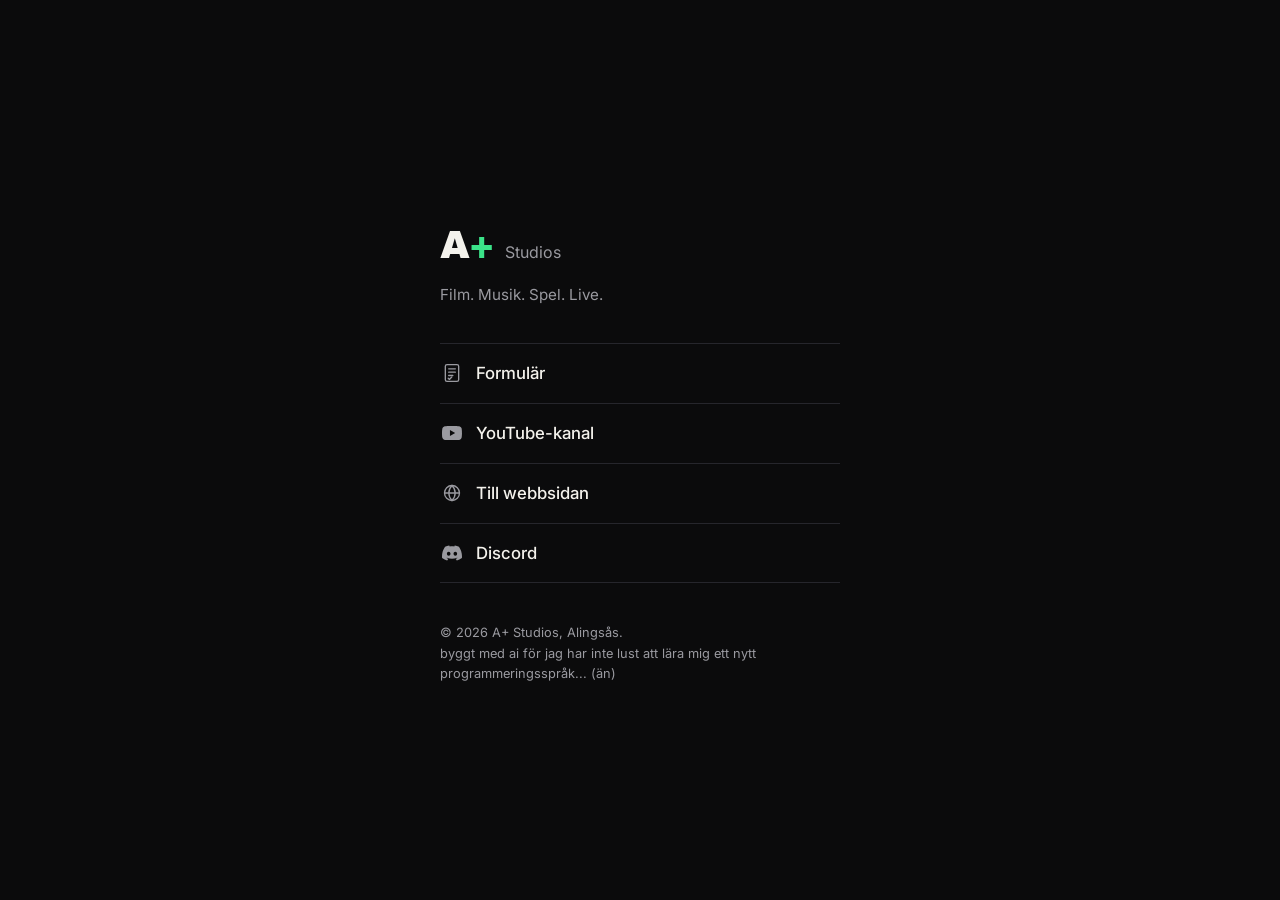
<file: index.html>
<!DOCTYPE html>
<html lang="sv">
<head>
<meta charset="UTF-8">
<meta name="viewport" content="width=device-width, initial-scale=1.0">
<title>A+ Studios | Länkar</title>
<meta name="description" content="Alla A+ Studios länkar på ett ställe: formulär, YouTube, webbsidan och Discord.">
<link rel="preconnect" href="https://fonts.googleapis.com">
<link rel="preconnect" href="https://fonts.gstatic.com" crossorigin>
<link href="https://fonts.googleapis.com/css2?family=Archivo:wght@500;700;900&family=Archivo+Black&family=Inter:wght@400;500;600;700&family=Space+Mono:wght@400;700&display=swap" rel="stylesheet">
<link rel="stylesheet" href="style.css">
</head>
<body>

<main class="linktree">
  <div class="linktree-inner">

    <div class="linktree-brand">
      <span class="brand-mark">A<span class="plus">+</span></span>
      <p class="linktree-sub">Studios</p>
    </div>
    <p class="linktree-tag">Film. Musik. Spel. Live.</p>

    <div class="linktree-links">

      <a class="link-btn" href="https://docs.google.com/forms/d/e/1FAIpQLSfF2T3006MtM-hCo6hkXVrg7YazmCUrcZqt6biuWIJNS183Ew/viewform?usp=dialog" target="_blank" rel="noopener">
        <span class="link-icon" aria-hidden="true">
          <svg viewBox="0 0 24 24" fill="none" xmlns="http://www.w3.org/2000/svg">
            <rect x="4" y="2" width="16" height="20" rx="2" stroke="currentColor" stroke-width="1.6"/>
            <path d="M8 7h8M8 11h8M8 15h5" stroke="currentColor" stroke-width="1.6" stroke-linecap="round"/>
            <path d="M7.5 18.3l1.4 1.4 2.8-2.8" stroke="currentColor" stroke-width="1.6" stroke-linecap="round" stroke-linejoin="round"/>
          </svg>
        </span>
        <span class="link-label">Formulär</span>
      </a>

      <a class="link-btn" href="https://www.youtube.com/@A-plus-studios" target="_blank" rel="noopener">
        <span class="link-icon" aria-hidden="true">
          <svg viewBox="0 0 24 24" xmlns="http://www.w3.org/2000/svg">
            <path fill="currentColor" d="M23.498 6.186a3.016 3.016 0 0 0-2.122-2.136C19.505 3.545 12 3.545 12 3.545s-7.505 0-9.377.505A3.017 3.017 0 0 0 .502 6.186C0 8.07 0 12 0 12s0 3.93.502 5.814a3.016 3.016 0 0 0 2.122 2.136c1.871.505 9.376.505 9.376.505s7.505 0 9.377-.505a3.015 3.015 0 0 0 2.122-2.136C24 15.93 24 12 24 12s0-3.93-.502-5.814zM9.545 15.568V8.432L15.818 12l-6.273 3.568z"/>
          </svg>
        </span>
        <span class="link-label">YouTube-kanal</span>
      </a>

      <a class="link-btn" href="/home">
        <span class="link-icon" aria-hidden="true">
          <svg viewBox="0 0 24 24" fill="none" xmlns="http://www.w3.org/2000/svg">
            <circle cx="12" cy="12" r="9" stroke="currentColor" stroke-width="1.6"/>
            <path d="M3 12h18M12 3c2.4 2.5 3.8 5.6 3.8 9s-1.4 6.5-3.8 9c-2.4-2.5-3.8-5.6-3.8-9s1.4-6.5 3.8-9z" stroke="currentColor" stroke-width="1.6"/>
          </svg>
        </span>
        <span class="link-label">Till webbsidan</span>
      </a>

      <a class="link-btn" href="https://discord.gg/AH8cws5AQ4" target="_blank" rel="noopener">
        <span class="link-icon" aria-hidden="true">
          <svg viewBox="0 0 24 24" xmlns="http://www.w3.org/2000/svg">
            <path fill="currentColor" d="M20.317 4.3698a19.7913 19.7913 0 00-4.8851-1.5152.0741.0741 0 00-.0785.0371c-.211.3753-.4447.8648-.6083 1.2495-1.8447-.2762-3.68-.2762-5.4868 0-.1636-.3933-.4058-.8742-.6177-1.2495a.077.077 0 00-.0785-.037 19.7363 19.7363 0 00-4.8852 1.515.0699.0699 0 00-.0321.0277C.5334 9.0458-.319 13.5799.0992 18.0578a.0824.0824 0 00.0312.0561c2.0528 1.5076 4.0413 2.4228 5.9929 3.0294a.0777.0777 0 00.0842-.0276c.4616-.6304.8731-1.2952 1.226-1.9942a.076.076 0 00-.0416-.1057c-.6528-.2476-1.2743-.5495-1.8722-.8923a.077.077 0 01-.0076-.1277c.1258-.0943.2517-.1923.3718-.2914a.0743.0743 0 01.0776-.0105c3.9278 1.7933 8.18 1.7933 12.0614 0a.0739.0739 0 01.0785.0095c.1202.099.246.1981.3728.2924a.077.077 0 01-.0066.1276 12.2986 12.2986 0 01-1.873.8914.0766.0766 0 00-.0407.1067c.3604.698.7719 1.3628 1.225 1.9932a.076.076 0 00.0842.0286c1.961-.6067 3.9495-1.5219 6.0023-3.0294a.077.077 0 00.0313-.0552c.5004-5.177-.8382-9.6739-3.5485-13.6604a.061.061 0 00-.0312-.0286zM8.02 15.3312c-1.1825 0-2.1569-1.0857-2.1569-2.419 0-1.3332.9555-2.4189 2.157-2.4189 1.2108 0 2.1757 1.0952 2.1568 2.419 0 1.3332-.9555 2.4189-2.1569 2.4189zm7.9748 0c-1.1825 0-2.1569-1.0857-2.1569-2.419 0-1.3332.9554-2.4189 2.1569-2.4189 1.2108 0 2.1757 1.0952 2.1568 2.419 0 1.3332-.946 2.4189-2.1568 2.4189Z"/>
          </svg>
        </span>
        <span class="link-label">Discord</span>
      </a>

    </div>

    <p class="linktree-foot">© 2026 A+ Studios, Alingsås.<br>byggt med ai för jag har inte lust att lära mig ett nytt programmeringsspråk... (än) </p>
  </div>
</main>

</body>
</html>
</file>
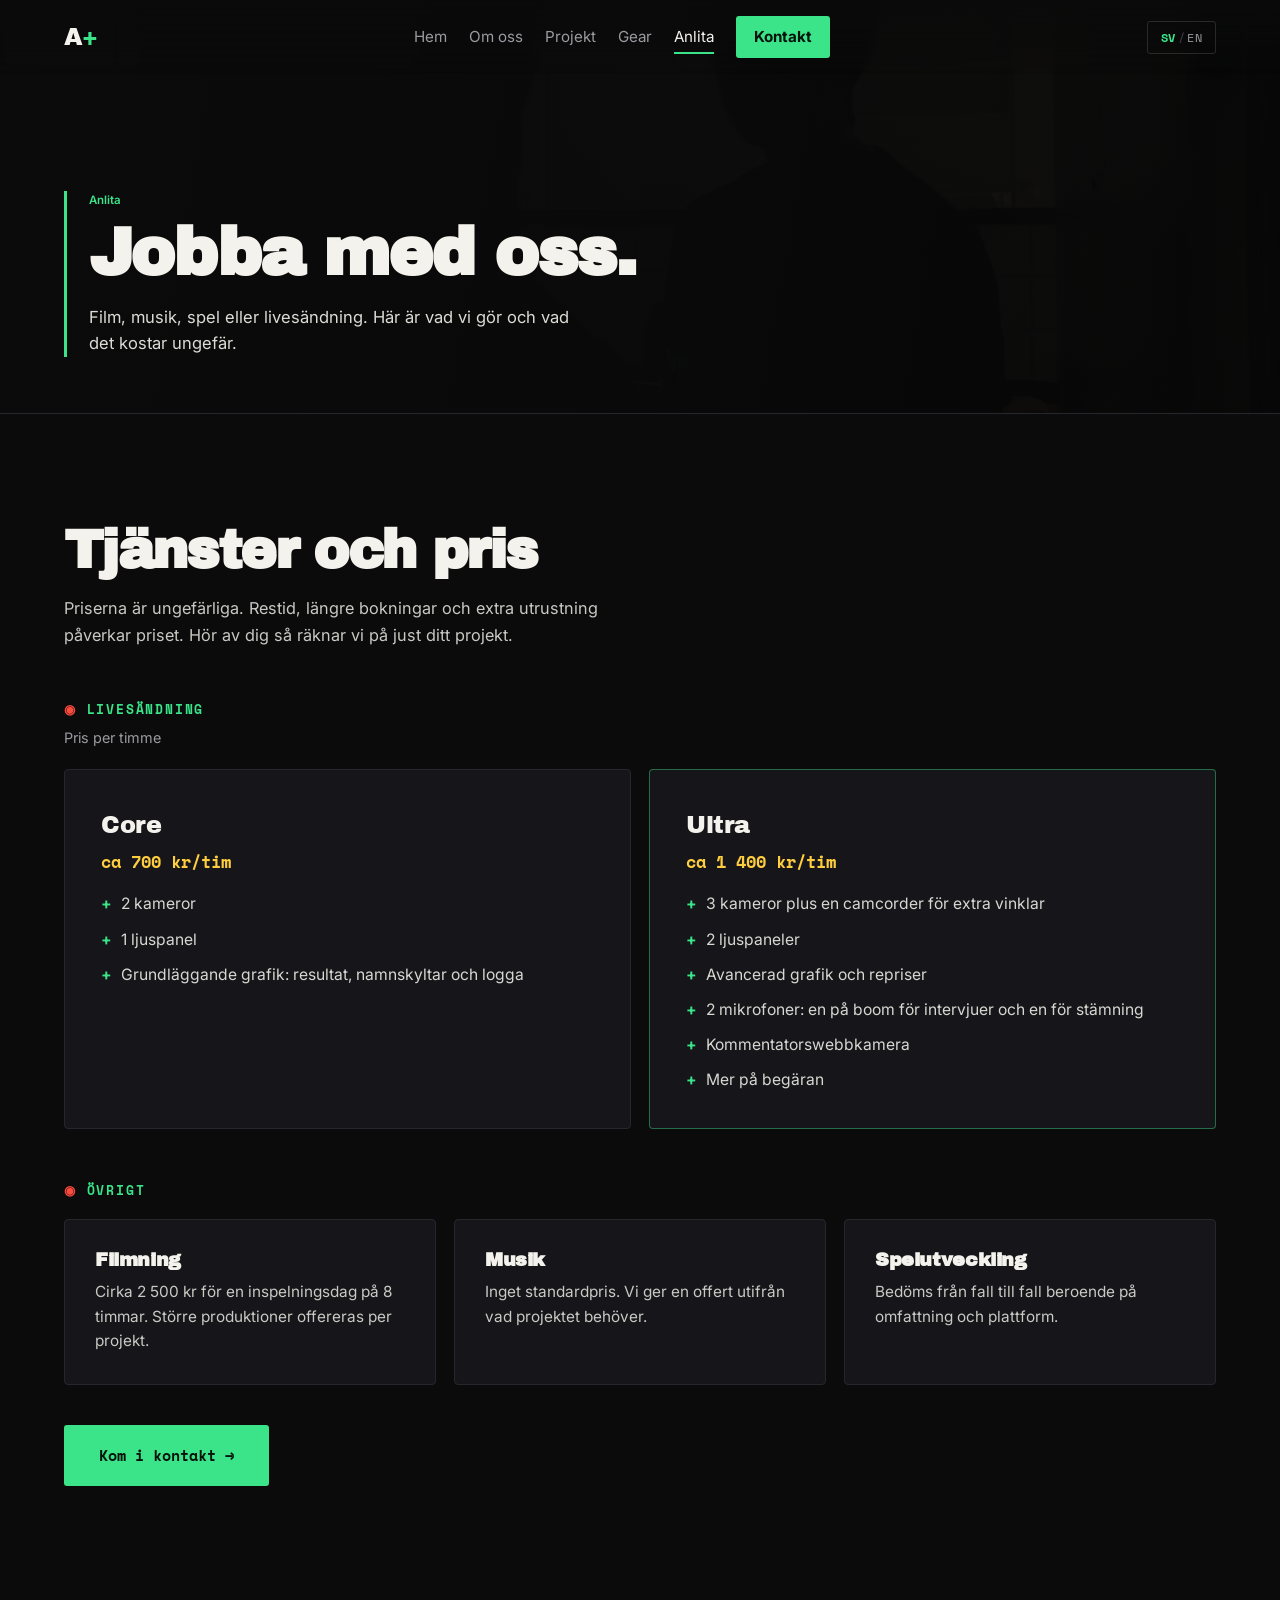
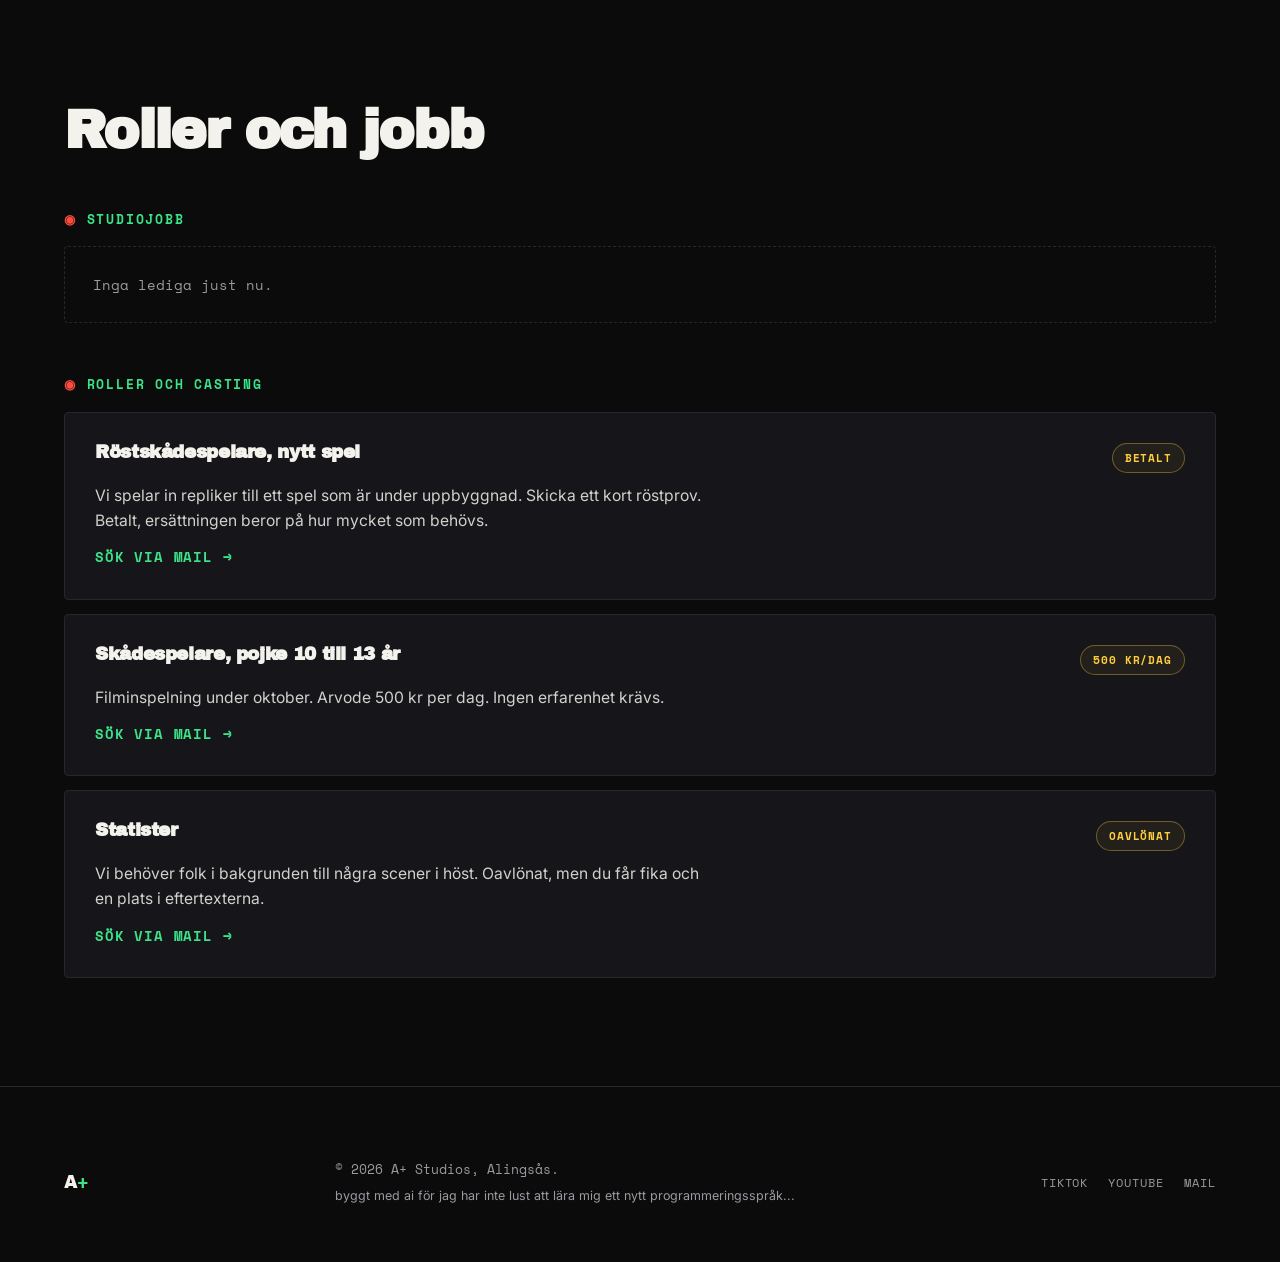
<file: anlita.html>
<!DOCTYPE html>
<html lang="sv">
<head>
<meta charset="UTF-8">
<meta name="viewport" content="width=device-width, initial-scale=1.0">
<title>Anlita | A+ Studios</title>
<meta name="description" content="Vad A+ Studios kan göra för dig och vad det kostar ungefär. Livesändning, filmning, musik och spelutveckling. Plus öppna roller och casting.">
<link rel="preconnect" href="https://fonts.googleapis.com">
<link rel="preconnect" href="https://fonts.gstatic.com" crossorigin>
<link href="https://fonts.googleapis.com/css2?family=Archivo:wght@500;700;900&family=Archivo+Black&family=Inter:wght@400;500;600;700&family=Space+Mono:wght@400;700&display=swap" rel="stylesheet">
<link rel="stylesheet" href="style.css">
</head>
<body>

<div class="grain" aria-hidden="true"></div>

<header class="site-header">
  <a href="/home" class="brand" aria-label="A+ Studios, till startsidan">
    <span class="brand-mark">A<span class="plus">+</span></span>
  </a>
  <nav class="main-nav" id="mainNav">
    <a href="/home" data-i18n="nav.home">Hem</a>
    <a href="/om-oss" data-i18n="nav.about">Om oss</a>
    <a href="/projekt" data-i18n="nav.projects">Projekt</a>
    <a href="/utrustning" data-i18n="nav.gear">Utrustning</a>
    <a href="/anlita" class="active" data-i18n="nav.hire">Anlita</a>
    <a href="/kontakt" class="nav-cta" data-i18n="nav.contact">Kontakt</a>
  </nav>
  <div class="header-controls">
    <button class="lang-toggle" id="langToggle" aria-label="Byt språk / Switch language">
      <span class="lang-sv">SV</span><span class="lang-sep">/</span><span class="lang-en">EN</span>
    </button>
    <button class="menu-toggle" id="menuToggle" aria-label="Meny" aria-expanded="false" aria-controls="mainNav">
      <span></span><span></span><span></span>
    </button>
  </div>
</header>

<main>

  <section class="pbanner">
    <div class="pbanner-bg" style="background-image:url('jonathan2-kitchen.png')"></div>
    <div class="pbanner-scrim"></div>
    <div class="pbanner-fg">
      <p class="pbanner-kicker" data-i18n="nav.hire">Anlita</p>
      <h1 data-i18n="hire.h1">Jobba med oss.</h1>
      <p class="pbanner-sub" data-i18n="hire.sub">Film, musik, spel eller livesändning. Här är vad vi gör och vad det kostar ungefär.</p>
    </div>
  </section>

  <section class="hire">
    <h2 data-i18n="hire.svc.heading">Tjänster och pris</h2>

    <div class="hire-block">
      <p class="hire-note" data-i18n="hire.svc.note">Priserna är ungefärliga. Restid, längre bokningar och extra utrustning påverkar priset. Hör av dig så räknar vi på just ditt projekt.</p>

      <p class="hire-sub" data-i18n="hire.live.heading">Livesändning</p>
      <p class="hire-sub-note" data-i18n="hire.live.unit">Pris per timme</p>
      <div class="tier-grid">
        <article class="tier tier--core">
          <span class="tier-name" data-i18n="hire.core.name">Core</span>
          <span class="tier-price" data-i18n="hire.core.price">ca 700 kr/tim</span>
          <ul>
            <li data-i18n="hire.core.f1">2 kameror</li>
            <li data-i18n="hire.core.f2">1 ljuspanel</li>
            <li data-i18n="hire.core.f3">Grundläggande grafik: resultat, namnskyltar och logga</li>
          </ul>
        </article>
        <article class="tier tier--ultra">
          <span class="tier-name" data-i18n="hire.ultra.name">Ultra</span>
          <span class="tier-price" data-i18n="hire.ultra.price">ca 1 400 kr/tim</span>
          <ul>
            <li data-i18n="hire.ultra.f1">3 kameror plus en camcorder för extra vinklar</li>
            <li data-i18n="hire.ultra.f2">2 ljuspaneler</li>
            <li data-i18n="hire.ultra.f3">Avancerad grafik och repriser</li>
            <li data-i18n="hire.ultra.f4">2 mikrofoner: en på boom för intervjuer och en för stämning</li>
            <li data-i18n="hire.ultra.f5">Kommentatorswebbkamera</li>
            <li data-i18n="hire.ultra.f6">Mer på begäran</li>
          </ul>
        </article>
      </div>

      <p class="hire-sub" data-i18n="hire.other.heading">Övrigt</p>
      <div class="svc-list">
        <article class="svc">
          <h4 data-i18n="hire.film.heading">Filmning</h4>
          <p data-i18n="hire.film.body">Cirka 2 500 kr för en inspelningsdag på 8 timmar. Större produktioner offereras per projekt.</p>
        </article>
        <article class="svc">
          <h4 data-i18n="hire.music.heading">Musik</h4>
          <p data-i18n="hire.music.body">Inget standardpris. Vi ger en offert utifrån vad projektet behöver.</p>
        </article>
        <article class="svc">
          <h4 data-i18n="hire.game.heading">Spelutveckling</h4>
          <p data-i18n="hire.game.body">Bedöms från fall till fall beroende på omfattning och plattform.</p>
        </article>
      </div>

      <a href="/kontakt" class="btn btn-primary btn-lg" data-i18n="home.contactcta">Kom i kontakt</a>
    </div>
  </section>

  <section class="hire">
    <h2 data-i18n="hire.jobs.heading">Roller och jobb</h2>

    <div class="hire-block">
      <p class="hire-sub" data-i18n="hire.studio.heading">Studiojobb</p>
      <!-- lägg nya studiojobb som .job-card här; tomt tillstånd nedan -->
      <div class="job-empty" data-i18n="hire.studio.empty">Inga lediga just nu.</div>

      <p class="hire-sub" data-i18n="hire.casting.heading">Roller och casting</p>
      <div class="job-grid">
        <article class="job-card">
          <h4 data-i18n="hire.job1.title">Röstskådespelare, nytt spel</h4>
          <span class="job-tag" data-i18n="hire.job1.tag">Betalt</span>
          <p data-i18n="hire.job1.body">Vi spelar in repliker till ett spel som är under uppbyggnad. Skicka ett kort röstprov. Betalt, ersättningen beror på hur mycket som behövs.</p>
          <a href="mailto:jajamensanbobban@gmail.com?subject=Roll%3A%20R%C3%B6stsk%C3%A5despelare" class="text-link" data-i18n="hire.job.apply">Sök via mail →</a>
        </article>
        <article class="job-card">
          <h4 data-i18n="hire.job2.title">Skådespelare, pojke 10 till 13 år</h4>
          <span class="job-tag" data-i18n="hire.job2.tag">500 kr/dag</span>
          <p data-i18n="hire.job2.body">Filminspelning under oktober. Arvode 500 kr per dag. Ingen erfarenhet krävs.</p>
          <a href="mailto:jajamensanbobban@gmail.com?subject=Roll%3A%20Sk%C3%A5despelare%20pojke%2010-13" class="text-link" data-i18n="hire.job.apply">Sök via mail →</a>
        </article>
        <article class="job-card">
          <h4 data-i18n="hire.job3.title">Statister</h4>
          <span class="job-tag" data-i18n="hire.job3.tag">Oavlönat</span>
          <p data-i18n="hire.job3.body">Vi behöver folk i bakgrunden till några scener i höst. Oavlönat, men du får fika och en plats i eftertexterna.</p>
          <a href="mailto:jajamensanbobban@gmail.com?subject=Statist" class="text-link" data-i18n="hire.job.apply">Sök via mail →</a>
        </article>
      </div>
    </div>
  </section>

</main>

<footer class="site-footer">
  <span class="brand-mark small">A<span class="plus">+</span></span>
  <p><span data-i18n="footer.text">© 2026 A+ Studios, Alingsås.</span><br><span class="made-note" data-i18n="footer.ai">byggt med ai för jag har inte lust att lära mig ett nytt programmeringsspråk...</span></p>
  <div class="footer-links">
    <a href="https://www.tiktok.com/@aplus.studios" target="_blank" rel="noopener">TikTok</a>
    <a href="https://www.youtube.com/@A-plus-studios" target="_blank" rel="noopener">YouTube</a>
    <a href="mailto:jajamensanbobban@gmail.com">Mail</a>
  </div>
</footer>

<script src="script.js"></script>
</body>
</html>
</file>
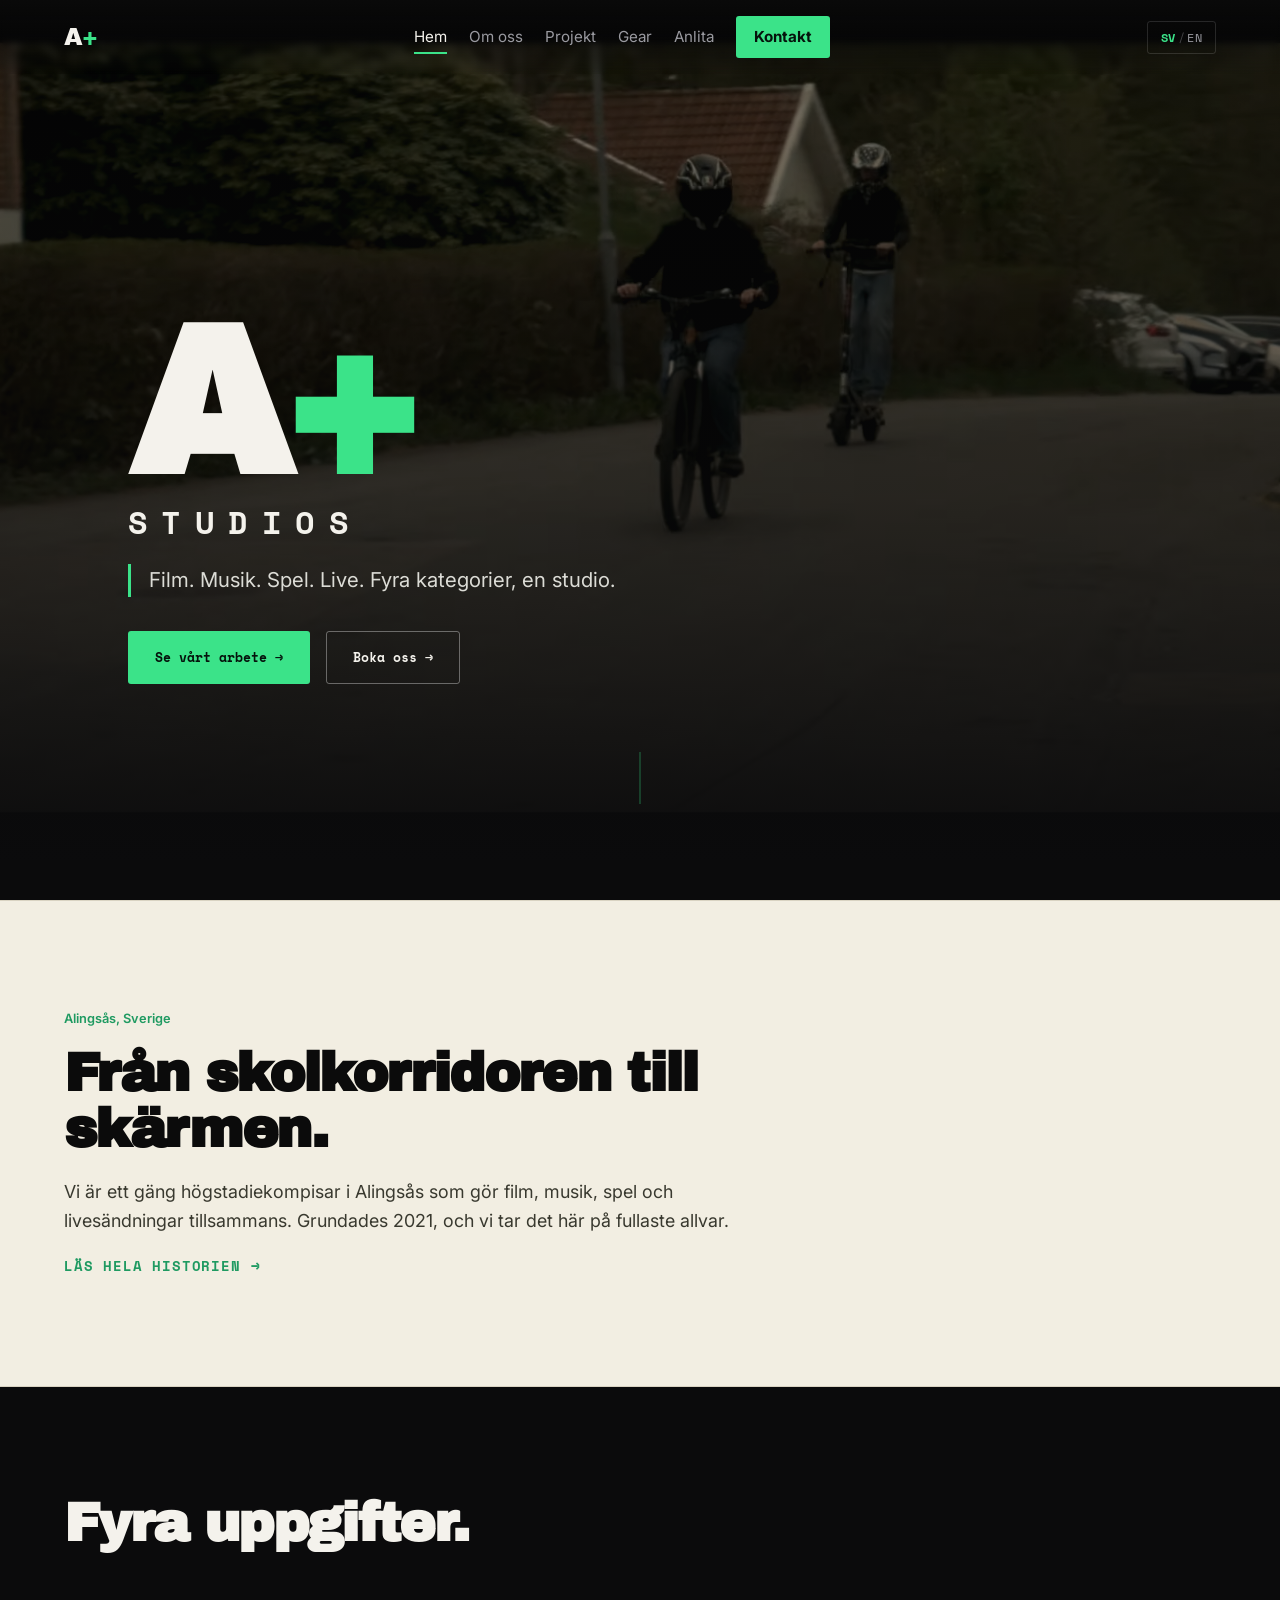
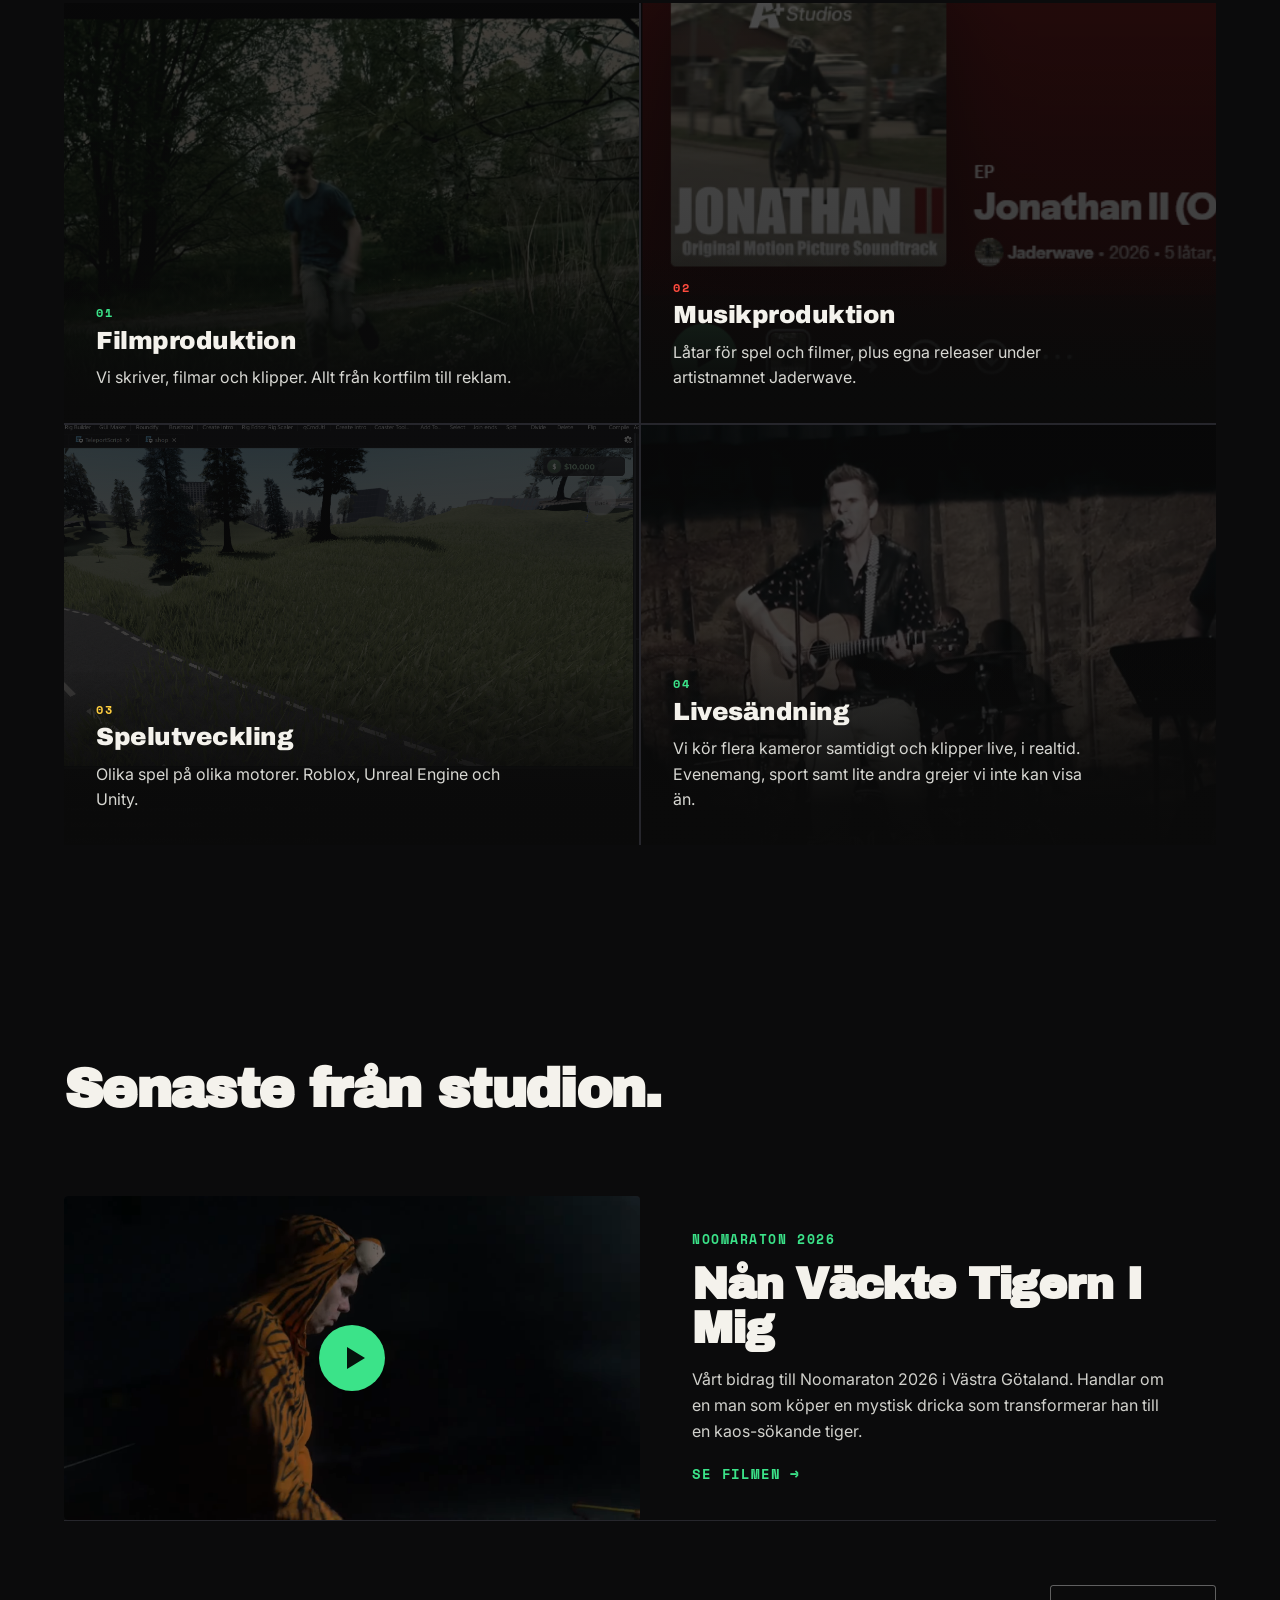
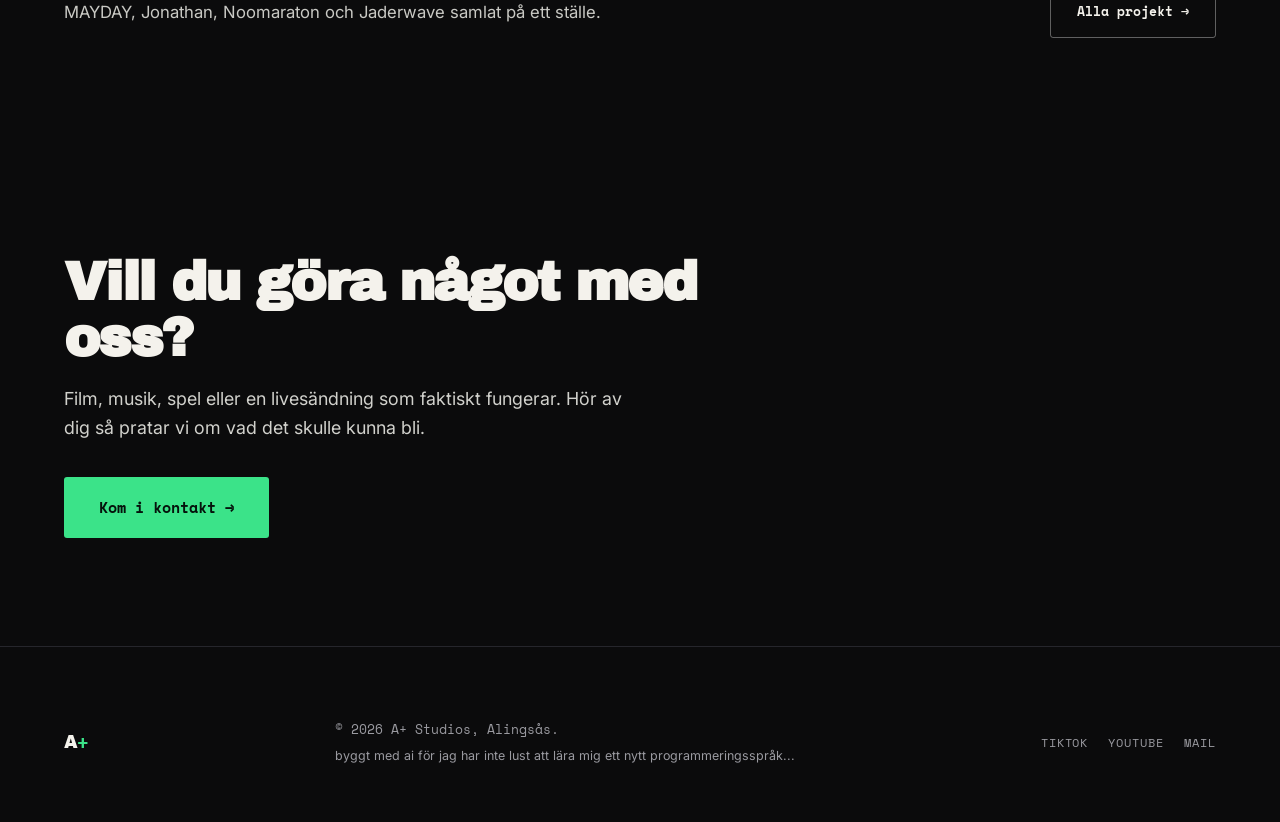
<file: home.html>
<!DOCTYPE html>
<html lang="sv">
<head>
<meta charset="UTF-8">
<meta name="viewport" content="width=device-width, initial-scale=1.0">
<title>A+ Studios | Film, musik, spel & livesändning</title>
<meta name="description" content="A+ Studios är en multimediastudio i Alingsås som gör film, musik, Roblox-spel och livesändningar.">
<link rel="preconnect" href="https://fonts.googleapis.com">
<link rel="preconnect" href="https://fonts.gstatic.com" crossorigin>
<link href="https://fonts.googleapis.com/css2?family=Archivo:wght@500;700;900&family=Archivo+Black&family=Inter:wght@400;500;600;700&family=Space+Mono:wght@400;700&display=swap" rel="stylesheet">
<link rel="stylesheet" href="style.css">
</head>
<body>

<div class="grain" aria-hidden="true"></div>

<header class="site-header" id="top">
  <a href="/home" class="brand" aria-label="A+ Studios, till startsidan">
    <span class="brand-mark">A<span class="plus">+</span></span>
  </a>

<nav class="main-nav" id="mainNav">
  <a href="/home" class="active" data-i18n="nav.home">Hem</a>
  <a href="/om-oss" data-i18n="nav.about">Om oss</a>
  <a href="/projekt" data-i18n="nav.projects">Projekt</a>
  <a href="/utrustning" data-i18n="nav.gear">Utrustning</a>
  <a href="/anlita" data-i18n="nav.hire">Anlita</a>
  <a href="/kontakt" class="nav-cta" data-i18n="nav.contact">Kontakt</a>
</nav>

  <div class="header-controls">
    <button class="lang-toggle" id="langToggle" aria-label="Byt språk / Switch language">
      <span class="lang-sv">SV</span><span class="lang-sep">/</span><span class="lang-en">EN</span>
    </button>
    <button class="menu-toggle" id="menuToggle" aria-label="Meny" aria-expanded="false" aria-controls="mainNav">
      <span></span><span></span><span></span>
    </button>
  </div>
</header>

<main>

  <!-- ===== HERO (pinned, layered parallax) ===== -->
  <section class="hero" id="hero">
    <div class="hero-bg" style="background-image:url('jonathan2-chase-bank.png')"></div>
    <div class="hero-scrim"></div>
    <div class="hero-content">
      <h1 class="hero-mark" aria-label="A+ Studios">
        <span class="hm-a">A<span class="plus">+</span></span>
        <span class="hm-studios">STUDIOS</span>
      </h1>
      <p class="hero-tagline" data-i18n="hero.tagline">Film. Musik. Spel. Live. Fyra kategorier, en studio.</p>
      <div class="hero-ctas">
        <a href="/projekt" class="btn btn-primary" data-i18n="hero.cta1">Se vårt arbete</a>
        <a href="/kontakt" class="btn btn-ghost" data-i18n="hero.cta2">Boka oss</a>
      </div>
    </div>
    <div class="scroll-cue" aria-hidden="true"><span></span></div>
  </section>

  <!-- ===== SHORT INTRO ===== -->
  <section class="story story--short">
    <div class="story-inner">
      <p class="eyebrow-plain" data-i18n="story.location">Alingsås, Sverige</p>
      <h2 data-i18n="story.heading">Från skolkorridoren till skärmen.</h2>
      <p class="story-body" data-i18n="story.teaser">Vi är ett gäng högstadiekompisar i Alingsås som gör film, musik, spel och livesändningar tillsammans. Grundades 2021, och vi tar det här på fullaste allvar.</p>
      <a href="/om-oss" class="text-link" data-i18n="story.readmore">Läs hela historien →</a>
    </div>
  </section>

  <!-- ===== PILLARS ===== -->
  <section class="pillars" id="pillars">
    <h2 data-i18n="pillars.heading">Fyra uppgifter.</h2>

    <div class="pillar-grid">
      <article class="pillar pillar--film">
        <div class="pillar-media" style="background-image:url('jonathan2-run.png')"></div>
        <div class="pillar-copy">
          <h3 data-i18n="pillars.film.title">Filmproduktion</h3>
          <p data-i18n="pillars.film.body">Vi skriver, filmar och klipper. Allt från kortfilm till reklam.</p>
        </div>
      </article>

      <article class="pillar pillar--music">
        <div class="pillar-media" style="background-image:url('musik.png')"></div>
        <div class="pillar-copy">
          <h3 data-i18n="pillars.music.title">Musikproduktion</h3>
          <p data-i18n="pillars.music.body">Låtar för spel och filmer, plus egna releaser under artistnamnet Jaderwave.</p>
        </div>
      </article>

      <article class="pillar pillar--game">
        <div class="pillar-media" style="background-image:url('spel.png')"></div>
        <div class="pillar-copy">
          <h3 data-i18n="pillars.game.title">Spelutveckling</h3>
          <p data-i18n="pillars.game.body">Olika spel på olika motorer. Roblox, Unreal Engine och Unity.</p>
        </div>
      </article>

      <article class="pillar pillar--live">
        <div class="pillar-media" style="background-image:url('live.png')"></div>
        <div class="pillar-copy">
          <h3 data-i18n="pillars.live.title">Livesändning</h3>
          <p data-i18n="pillars.live.body">Vi kör flera kameror samtidigt och klipper live, i realtid. Evenemang, sport samt lite andra grejer vi inte kan visa än.</p>
        </div>
      </article>
    </div>
  </section>

  <!-- ===== PROJECT SPOTLIGHT ===== -->
  <section class="projects projects--teaser">
    <h2 data-i18n="projects.heading">Senaste från studion.</h2>

    <article class="project project--noom2026">
      <div class="project-media">
        <a href="https://www.youtube.com/@NickeLurig" target="_blank" rel="noopener" class="video-thumb" aria-label="Se Nån Väckte Tigern I Mig på YouTube">
          <img src="noomaraton2026-tiger.png" alt="Stillbild ur Nån Väckte Tigern I Mig, person i tigerdräkt mot svart bakgrund" loading="lazy">
          <span class="play-btn" aria-hidden="true"></span>
        </a>
      </div>
      <div class="project-copy">
        <p class="project-kicker" data-i18n="projects.noom26.kicker">Noomaraton 2026</p>
        <h3 data-edit="noom26.title">Nån Väckte Tigern I Mig</h3>
        <p data-i18n="projects.noom26.body">Vårt bidrag till Noomaraton 2026 i Västra Götaland. Handlar om en man som köper en mystisk dricka som transformerar han till en kaos-sökande tiger.</p>
        <a href="https://www.youtube.com/@NickeLurig" target="_blank" rel="noopener" class="text-link" data-i18n="projects.watch">Se filmen →</a>
      </div>
    </article>

    <div class="page-link-strip">
      <p data-i18n="home.morelink">MAYDAY, Jonathan, Noomaraton och Jaderwave samlat på ett ställe.</p>
      <a href="/projekt" class="btn btn-ghost" data-i18n="home.moreprojects">Alla projekt</a>
    </div>
  </section>

  <!-- ===== MINI CONTACT CTA ===== -->
  <section class="contact contact--strip">
    <div class="contact-inner">
      <h2 data-i18n="contact.heading">Vill du göra något med oss?</h2>
      <p data-i18n="contact.body">Film, musik, spel eller en livesändning som faktiskt fungerar.</p>
      <a href="/kontakt" class="btn btn-primary btn-lg" data-i18n="home.contactcta">Kom i kontakt</a>
    </div>
  </section>

</main>

<footer class="site-footer">
  <span class="brand-mark small">A<span class="plus">+</span></span>
  <p><span data-i18n="footer.text">© 2026 A+ Studios, Alingsås.</span><br><span class="made-note" data-i18n="footer.ai">byggt med ai för jag har inte lust att lära mig ett nytt programmeringsspråk...</span></p>
  <div class="footer-links">
    <a href="https://www.tiktok.com/@aplus.studios" target="_blank" rel="noopener">TikTok</a>
    <a href="https://www.youtube.com/@A-plus-studios" target="_blank" rel="noopener">YouTube</a>
    <a href="mailto:jajamensanbobban@gmail.com">Mail</a>
  </div>
</footer>

<script src="script.js"></script>
</body>
</html>
</file>
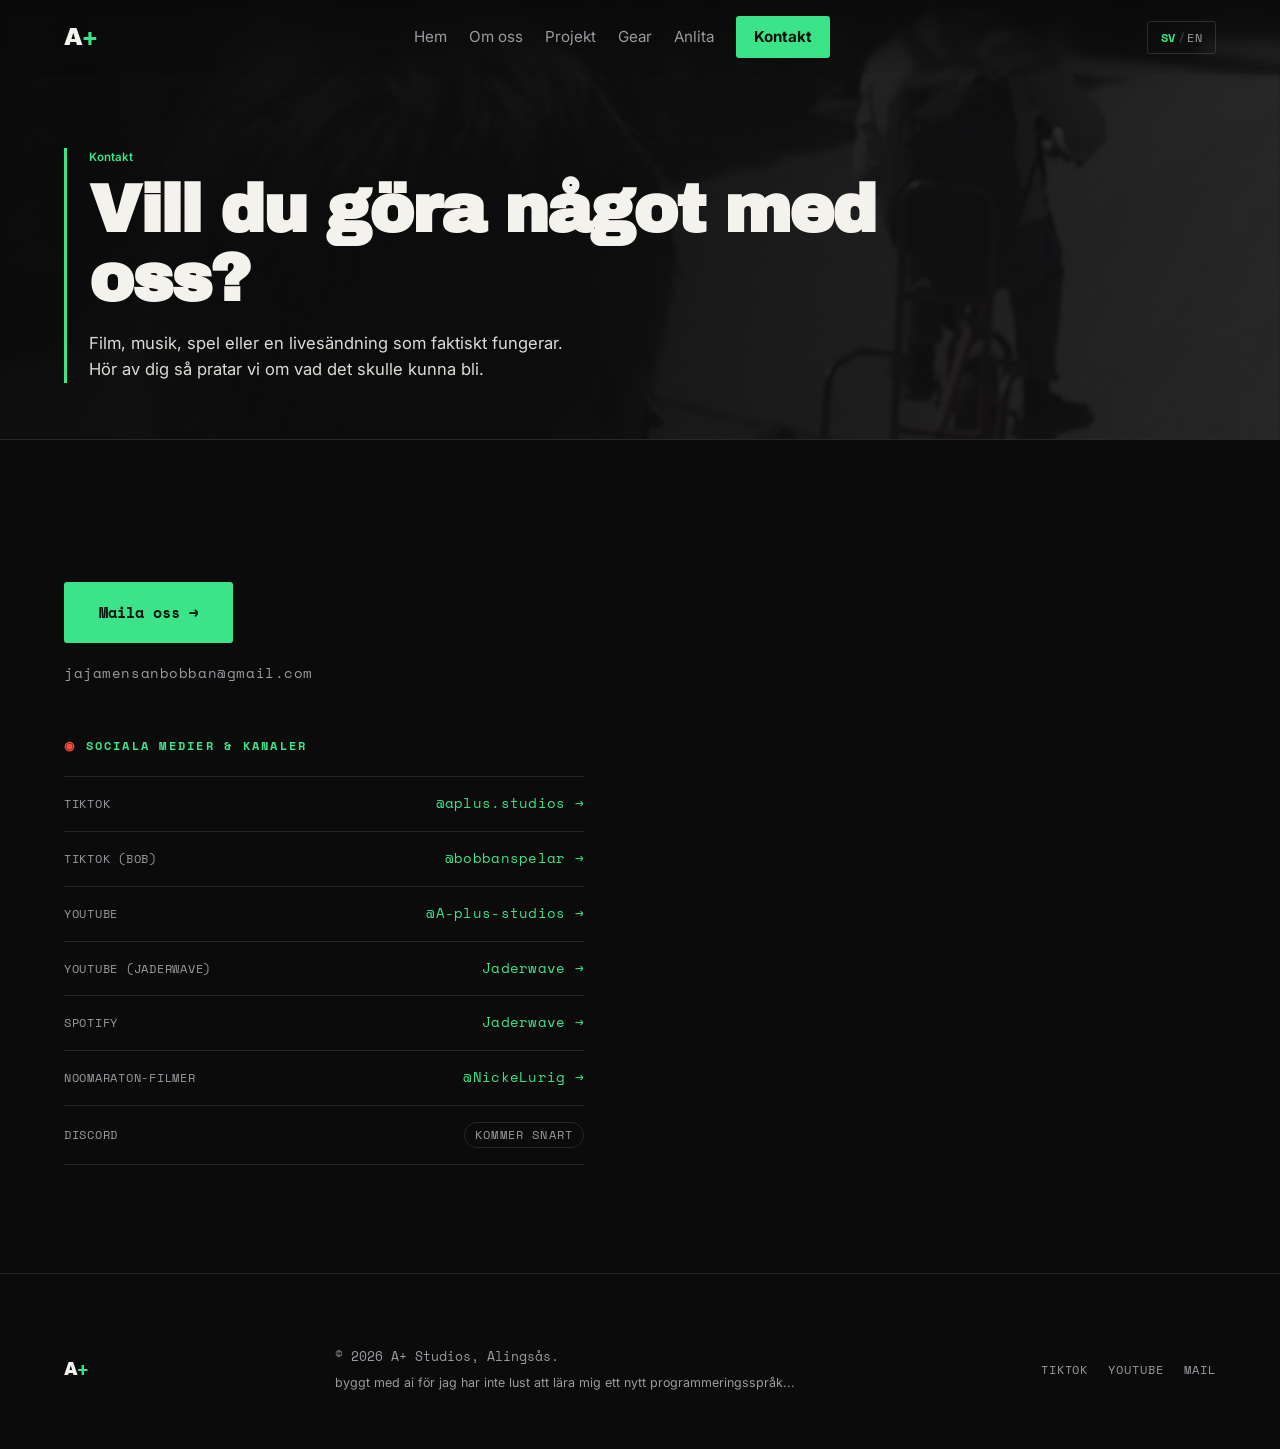
<file: kontakt.html>
<!DOCTYPE html>
<html lang="sv">
<head>
<meta charset="UTF-8">
<meta name="viewport" content="width=device-width, initial-scale=1.0">
<title>Kontakt | A+ Studios</title>
<meta name="description" content="Vill du göra film, musik, spel eller en livesändning med A+ Studios? Hör av dig.">
<link rel="preconnect" href="https://fonts.googleapis.com">
<link rel="preconnect" href="https://fonts.gstatic.com" crossorigin>
<link href="https://fonts.googleapis.com/css2?family=Archivo:wght@500;700;900&family=Archivo+Black&family=Inter:wght@400;500;600;700&family=Space+Mono:wght@400;700&display=swap" rel="stylesheet">
<link rel="stylesheet" href="style.css">
</head>
<body>

<div class="grain" aria-hidden="true"></div>

<header class="site-header">
  <a href="/home" class="brand" aria-label="A+ Studios, till startsidan">
    <span class="brand-mark">A<span class="plus">+</span></span>
  </a>
  <nav class="main-nav" id="mainNav">
    <a href="/home" data-i18n="nav.home">Hem</a>
    <a href="/om-oss" data-i18n="nav.about">Om oss</a>
    <a href="/projekt" data-i18n="nav.projects">Projekt</a>
    <a href="/utrustning" data-i18n="nav.gear">Utrustning</a>
    <a href="/anlita" data-i18n="nav.hire">Anlita</a>
    <a href="/kontakt" class="nav-cta active" data-i18n="nav.contact">Kontakt</a>
  </nav>
  <div class="header-controls">
    <button class="lang-toggle" id="langToggle" aria-label="Byt språk / Switch language">
      <span class="lang-sv">SV</span><span class="lang-sep">/</span><span class="lang-en">EN</span>
    </button>
    <button class="menu-toggle" id="menuToggle" aria-label="Meny" aria-expanded="false" aria-controls="mainNav">
      <span></span><span></span><span></span>
    </button>
  </div>
</header>

<main>

  <section class="pbanner">
    <div class="pbanner-bg" style="background-image:url('jonathan1-chase.jpg')"></div>
    <div class="pbanner-scrim"></div>
    <div class="pbanner-fg">
      <p class="pbanner-kicker" data-i18n="nav.contact">Kontakt</p>
      <h1 data-i18n="contact.heading">Vill du göra något med oss?</h1>
      <p class="pbanner-sub" data-i18n="contact.body">Film, musik, spel eller en livesändning som faktiskt fungerar. Hör av dig så pratar vi om vad det skulle kunna bli.</p>
    </div>
  </section>

  <section class="contact contact--strip">
    <div class="contact-inner">
      <a href="mailto:jajamensanbobban@gmail.com" class="btn btn-primary btn-lg" data-i18n="contact.cta">Maila oss</a>
      <p class="contact-alt" data-i18n="contact.alt">jajamensanbobban@gmail.com</p>

      <p class="contact-social-head" data-i18n="contact.social">Sociala medier &amp; kanaler</p>
      <ul class="contact-links">
        <li>
          <span class="cl-label" data-edit="cl.tiktok">TikTok</span>
          <a href="https://www.tiktok.com/@aplus.studios" target="_blank" rel="noopener">@aplus.studios →</a>
        </li>
        <li>
          <span class="cl-label" data-edit="cl.tiktokbob">TikTok (Bob)</span>
          <a href="https://www.tiktok.com/@bobbanspelar" target="_blank" rel="noopener">@bobbanspelar →</a>
        </li>
        <li>
          <span class="cl-label" data-edit="cl.youtube">YouTube</span>
          <a href="https://www.youtube.com/@A-plus-studios" target="_blank" rel="noopener">@A-plus-studios →</a>
        </li>
        <li>
          <span class="cl-label" data-edit="cl.jaderwaveyt">YouTube (Jaderwave)</span>
          <a href="https://www.youtube.com/channel/UCHTT0qq7BC7B_AkdogLiZLQ" target="_blank" rel="noopener">Jaderwave →</a>
        </li>
        <li>
          <span class="cl-label" data-edit="cl.spotify">Spotify</span>
          <a href="https://open.spotify.com/search/Jaderwave" target="_blank" rel="noopener">Jaderwave →</a>
        </li>
        <li>
          <span class="cl-label" data-edit="cl.noom">Noomaraton-filmer</span>
          <a href="https://www.youtube.com/@NickeLurig" target="_blank" rel="noopener">@NickeLurig →</a>
        </li>
        <li>
          <span class="cl-label" data-edit="cl.discord">Discord</span>
          <span class="cl-soon" data-i18n="community.soon">Kommer snart</span>
        </li>
      </ul>
    </div>
  </section>

</main>

<footer class="site-footer">
  <span class="brand-mark small">A<span class="plus">+</span></span>
  <p><span data-i18n="footer.text">© 2026 A+ Studios, Alingsås.</span><br><span class="made-note" data-i18n="footer.ai">byggt med ai för jag har inte lust att lära mig ett nytt programmeringsspråk...</span></p>
  <div class="footer-links">
    <a href="https://www.tiktok.com/@aplus.studios" target="_blank" rel="noopener">TikTok</a>
    <a href="https://www.youtube.com/@A-plus-studios" target="_blank" rel="noopener">YouTube</a>
    <a href="mailto:jajamensanbobban@gmail.com">Mail</a>
  </div>
</footer>

<script src="script.js"></script>
</body>
</html>
</file>
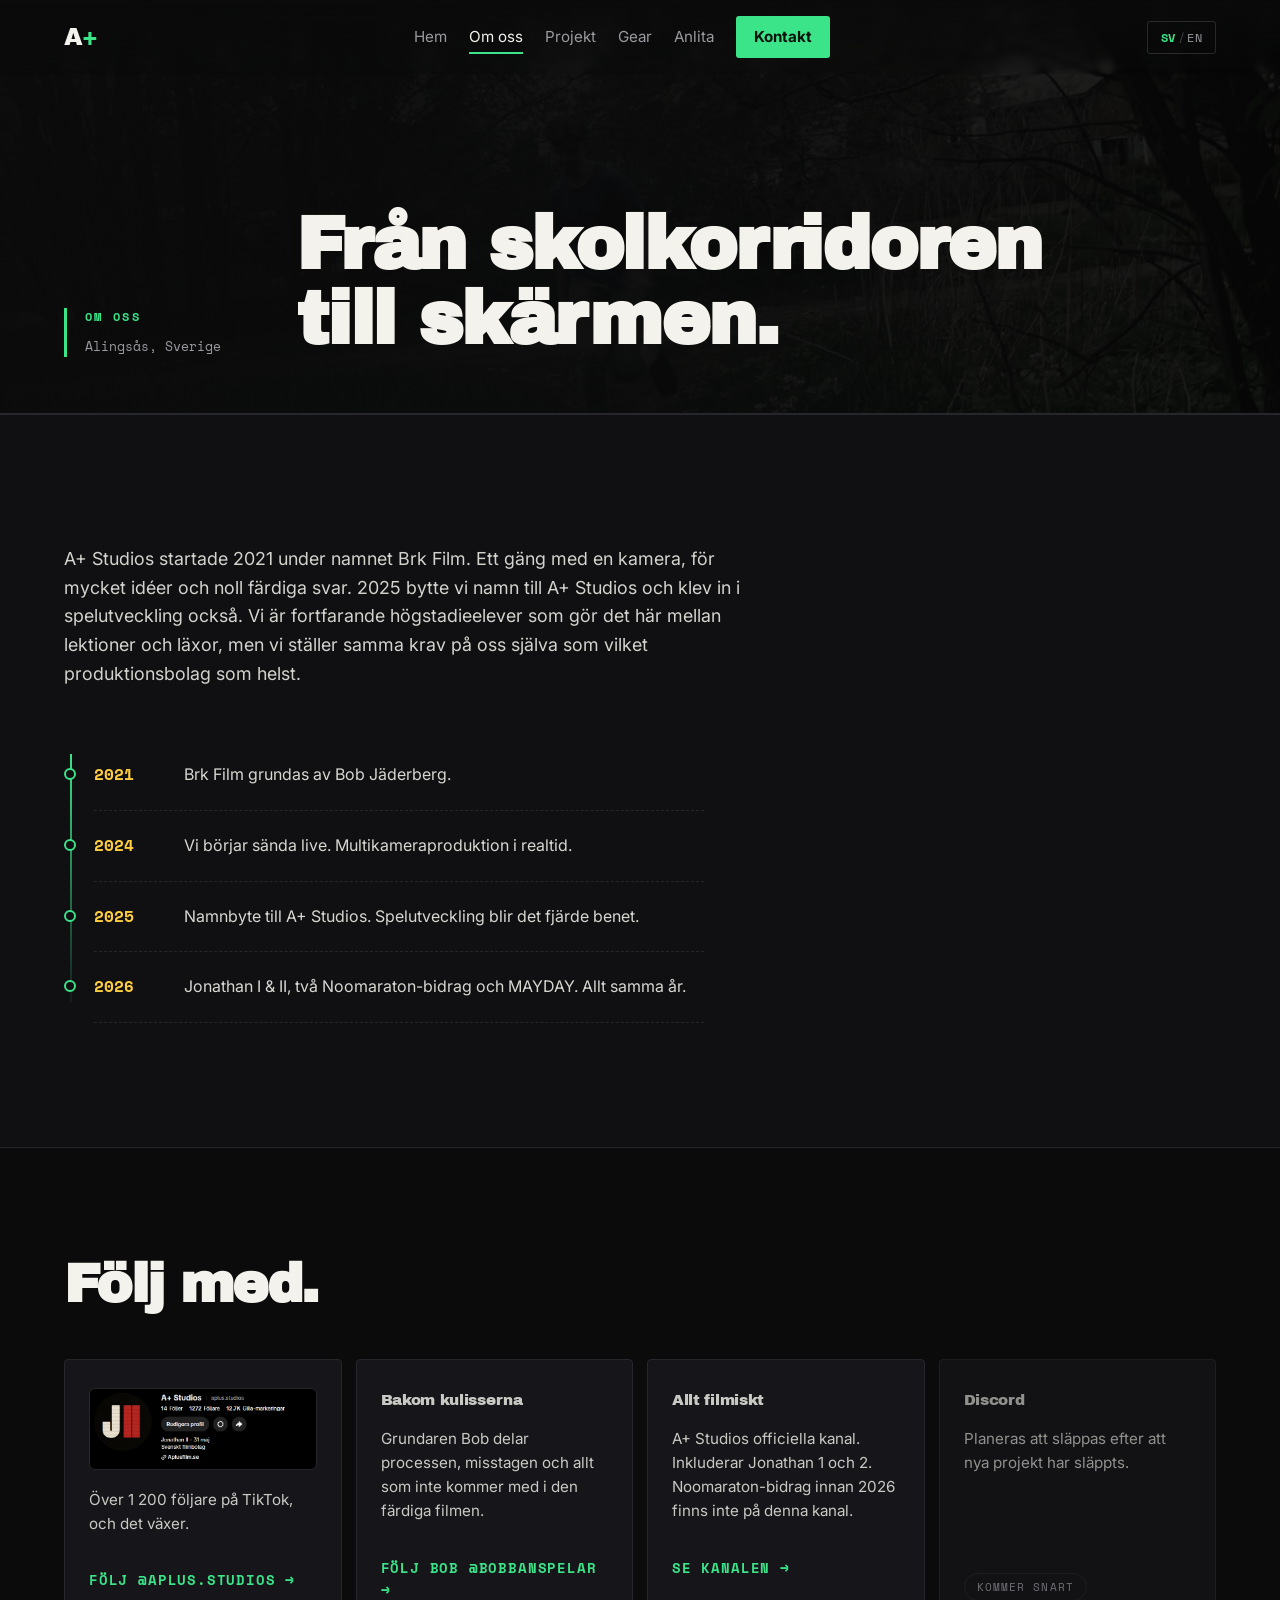
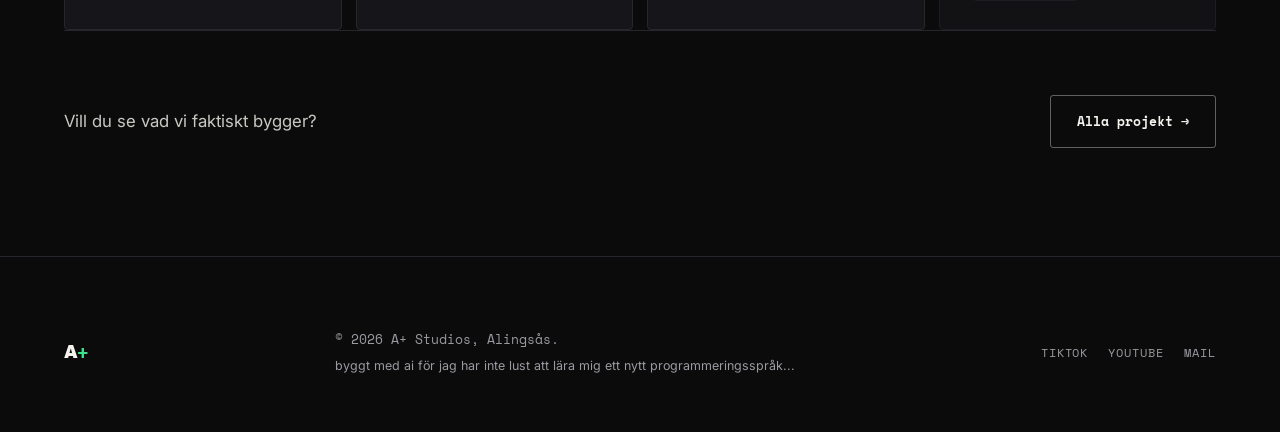
<file: om-oss.html>
<!DOCTYPE html>
<html lang="sv">
<head>
<meta charset="UTF-8">
<meta name="viewport" content="width=device-width, initial-scale=1.0">
<title>Om oss | A+ Studios</title>
<meta name="description" content="A+ Studios grundades 2021 i Alingsås. Läs historien, se tidslinjen och följ studion på sociala medier.">
<link rel="preconnect" href="https://fonts.googleapis.com">
<link rel="preconnect" href="https://fonts.gstatic.com" crossorigin>
<link href="https://fonts.googleapis.com/css2?family=Archivo:wght@500;700;900&family=Archivo+Black&family=Inter:wght@400;500;600;700&family=Space+Mono:wght@400;700&display=swap" rel="stylesheet">
<link rel="stylesheet" href="style.css">
</head>
<body>

<div class="grain" aria-hidden="true"></div>

<header class="site-header">
  <a href="/home" class="brand" aria-label="A+ Studios, till startsidan">
    <span class="brand-mark">A<span class="plus">+</span></span>
  </a>
  <nav class="main-nav" id="mainNav">
    <a href="/home" data-i18n="nav.home">Hem</a>
    <a href="/om-oss" class="active" data-i18n="nav.about">Om oss</a>
    <a href="/projekt" data-i18n="nav.projects">Projekt</a>
    <a href="/utrustning" data-i18n="nav.gear">Utrustning</a>
    <a href="/anlita" data-i18n="nav.hire">Anlita</a>
    <a href="/kontakt" class="nav-cta" data-i18n="nav.contact">Kontakt</a>
  </nav>
  <div class="header-controls">
    <button class="lang-toggle" id="langToggle" aria-label="Byt språk / Switch language">
      <span class="lang-sv">SV</span><span class="lang-sep">/</span><span class="lang-en">EN</span>
    </button>
    <button class="menu-toggle" id="menuToggle" aria-label="Meny" aria-expanded="false" aria-controls="mainNav">
      <span></span><span></span><span></span>
    </button>
  </div>
</header>

<main>

  <section class="about-masthead">
    <div class="about-masthead-bg" style="background-image:url('jonathan2-run.png')"></div>
    <div class="about-masthead-scrim"></div>
    <div class="about-masthead-grid">
      <div class="about-masthead-col about-masthead-col--label">
        <p class="about-masthead-kicker" data-i18n="nav.about">Om oss</p>
        <p class="about-masthead-loc" data-i18n="story.location">Alingsås, Sverige</p>
      </div>
      <div class="about-masthead-col about-masthead-col--title">
        <h1 data-i18n="story.heading">Från skolkorridoren till skärmen.</h1>
      </div>
    </div>
  </section>

  <section class="story">
    <div class="story-inner">
      <p class="story-body" data-i18n="story.body">A+ Studios startade 2021 under namnet Brk Film. Ett gäng med en kamera, för mycket idéer och noll färdiga svar. 2025 bytte vi namn till A+ Studios och klev in i spelutveckling också. Vi är fortfarande högstadieelever som gör det här mellan lektioner och läxor, men vi ställer samma krav på oss själva som vilket produktionsbolag som helst.</p>

      <ol class="timeline">
        <li><span class="tl-year" data-edit="tl.year1">2021</span><span class="tl-text" data-i18n="story.tl1">Brk Film grundas av Bob Jäderberg.</span></li>
        <li><span class="tl-year" data-edit="tl.year_live">2024</span><span class="tl-text" data-i18n="story.tl_live">Vi börjar sända live. Multikameraproduktion i realtid.</span></li>
        <li><span class="tl-year" data-edit="tl.year2">2025</span><span class="tl-text" data-i18n="story.tl2">Namnbyte till A+ Studios. Spelutveckling blir det fjärde benet.</span></li>
        <li><span class="tl-year" data-edit="tl.year3">2026</span><span class="tl-text" data-i18n="story.tl3">Jonathan I & II, två Noomaraton-bidrag och MAYDAY. Allt samma år.</span></li>
      </ol>
    </div>
  </section>

  <!-- ===== COMMUNITY ===== -->
  <section class="community" id="community">
    <h2 data-i18n="community.heading">Följ med.</h2>
    <div class="community-grid">
      <div class="community-card">
        <img src="tiktok-followers.png" alt="A+ Studios TikTok-profil: 1 272 följare" class="tiktok-shot" loading="lazy">
        <p data-i18n="community.tiktok">Över 1 200 följare på TikTok, och det växer.</p>
        <a href="https://www.tiktok.com/@aplus.studios" target="_blank" rel="noopener" class="text-link" data-i18n="community.tiktokcta">Följ @aplus.studios →</a>
      </div>
      <div class="community-card">
        <p class="community-title" data-i18n="community.foundertitle">Bakom kulisserna</p>
        <p data-i18n="community.founder">Grundaren Bob delar processen, misstagen och allt som inte kommer med i den färdiga filmen.</p>
        <a href="https://www.tiktok.com/@bobbanspelar" target="_blank" rel="noopener" class="text-link" data-i18n="community.foundercta">Följ Bob @bobbanspelar →</a>
      </div>
      <div class="community-card">
        <p class="community-title" data-i18n="community.yttitle">Allt filmiskt</p>
        <p data-i18n="community.yt">A+ Studios officiella kanal. Inkluderar Jonathan 1 och 2. Noomaraton-bidrag innan 2026 finns inte på denna kanal.</p>
        <a href="https://www.youtube.com/@A-plus-studios" target="_blank" rel="noopener" class="text-link" data-i18n="community.ytcta">Se kanalen →</a>
      </div>
      <div class="community-card community-card--soon">
        <p class="community-title" data-i18n="community.discordtitle">Discord</p>
        <p data-i18n="community.discord">Planeras att släppas efter att nya projekt har släppts.</p>
        <span class="soon-badge" data-i18n="community.soon">Kommer snart</span>
      </div>
    </div>

    <div class="page-link-strip">
      <p data-i18n="home.morelink2">Vill du se vad vi faktiskt bygger?</p>
      <a href="/projekt" class="btn btn-ghost" data-i18n="home.moreprojects">Alla projekt</a>
    </div>
  </section>

</main>

<footer class="site-footer">
  <span class="brand-mark small">A<span class="plus">+</span></span>
  <p><span data-i18n="footer.text">© 2026 A+ Studios, Alingsås.</span><br><span class="made-note" data-i18n="footer.ai">byggt med ai för jag har inte lust att lära mig ett nytt programmeringsspråk...</span></p>
  <div class="footer-links">
    <a href="https://www.tiktok.com/@aplus.studios" target="_blank" rel="noopener">TikTok</a>
    <a href="https://www.youtube.com/@A-plus-studios" target="_blank" rel="noopener">YouTube</a>
    <a href="mailto:jajamensanbobban@gmail.com">Mail</a>
  </div>
</footer>

<script src="script.js"></script>
</body>
</html>
</file>
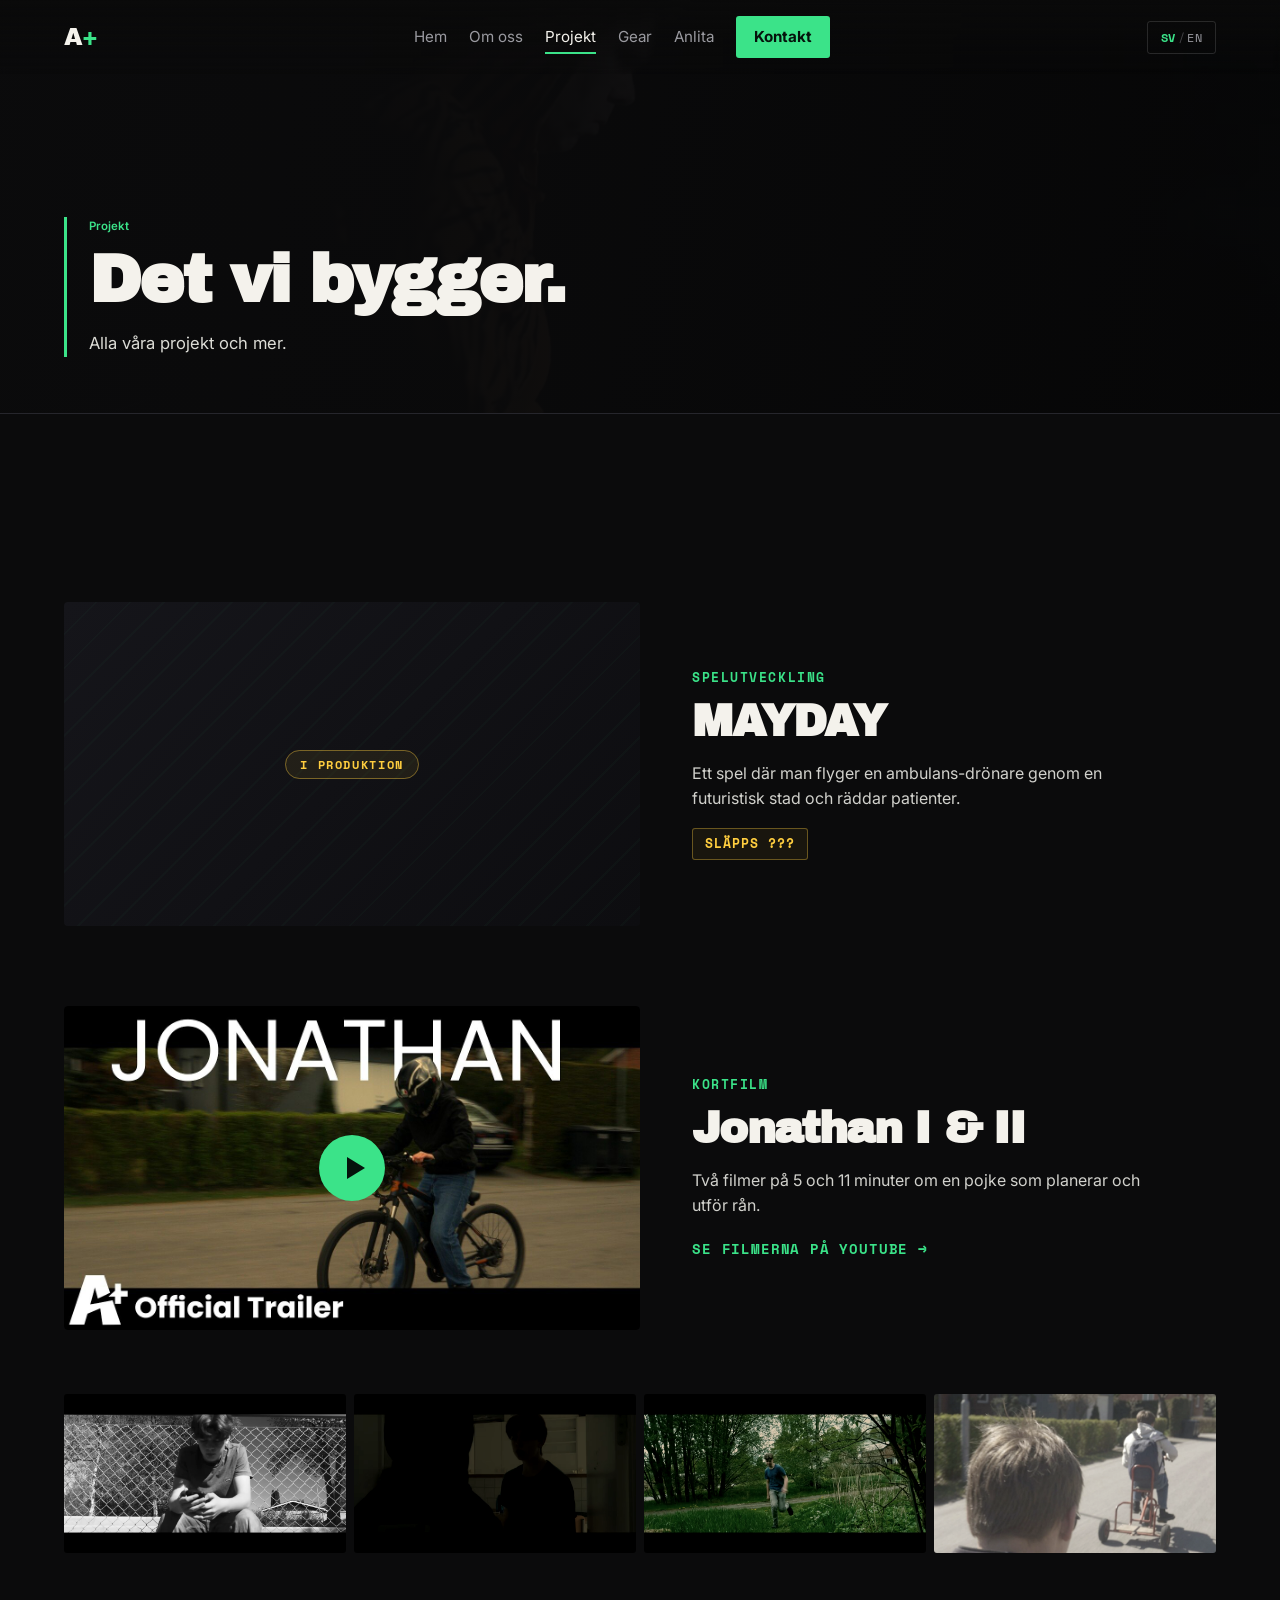
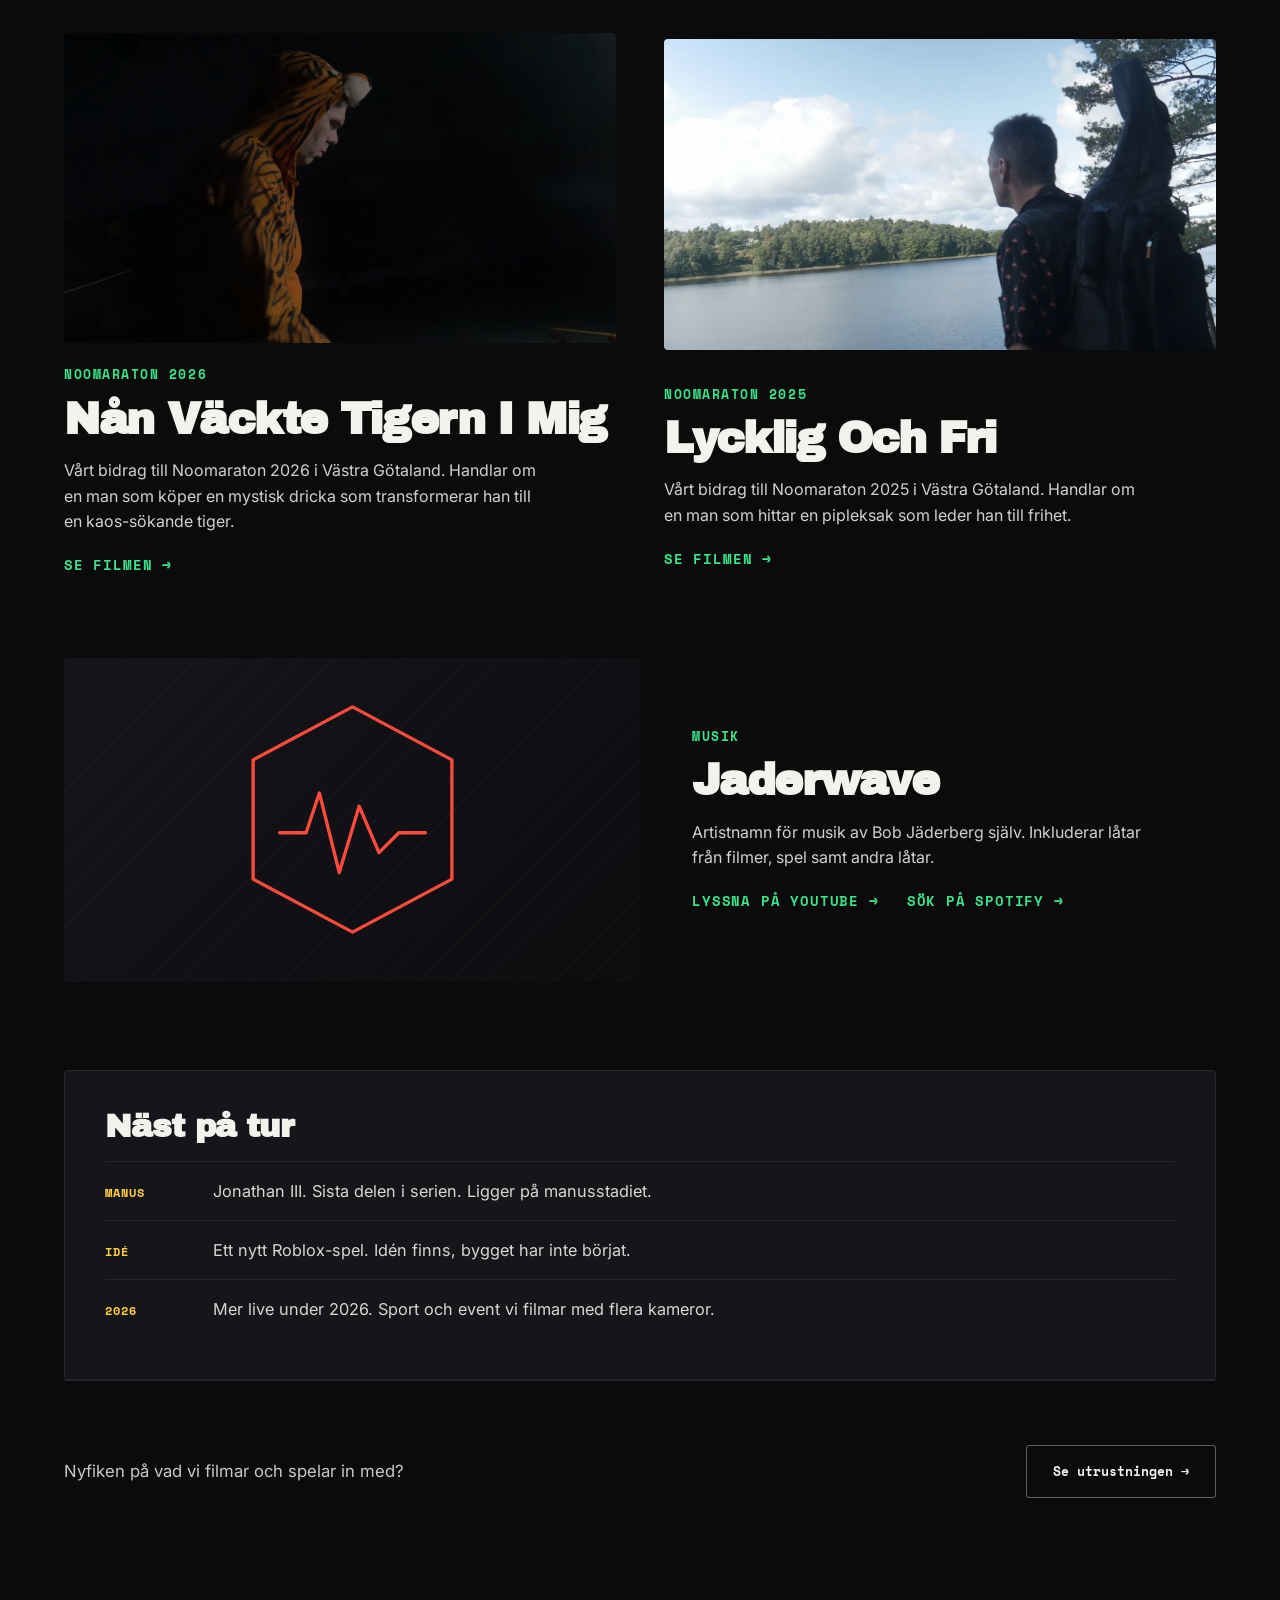
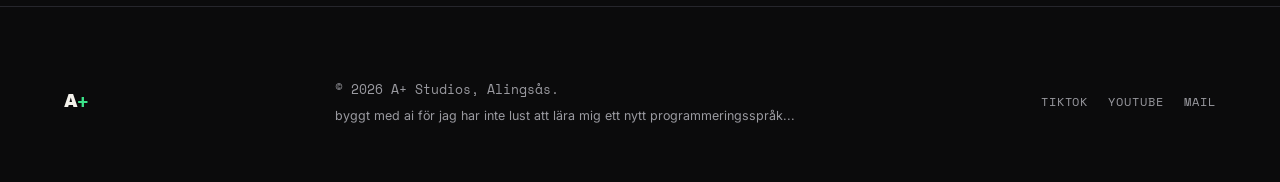
<file: projekt.html>
<!DOCTYPE html>
<html lang="sv">
<head>
<meta charset="UTF-8">
<meta name="viewport" content="width=device-width, initial-scale=1.0">
<title>Projekt | A+ Studios</title>
<meta name="description" content="MAYDAY, Jonathan I & II, Noomaraton-bidragen och Jaderwave. Allt A+ Studios byggt hittills.">
<link rel="preconnect" href="https://fonts.googleapis.com">
<link rel="preconnect" href="https://fonts.gstatic.com" crossorigin>
<link href="https://fonts.googleapis.com/css2?family=Archivo:wght@500;700;900&family=Archivo+Black&family=Inter:wght@400;500;600;700&family=Space+Mono:wght@400;700&display=swap" rel="stylesheet">
<link rel="stylesheet" href="style.css">
</head>
<body>

<div class="grain" aria-hidden="true"></div>

<header class="site-header">
  <a href="/home" class="brand" aria-label="A+ Studios, till startsidan">
    <span class="brand-mark">A<span class="plus">+</span></span>
  </a>
  <nav class="main-nav" id="mainNav">
    <a href="/home" data-i18n="nav.home">Hem</a>
    <a href="/om-oss" data-i18n="nav.about">Om oss</a>
    <a href="/projekt" class="active" data-i18n="nav.projects">Projekt</a>
    <a href="/utrustning" data-i18n="nav.gear">Utrustning</a>
    <a href="/anlita" data-i18n="nav.hire">Anlita</a>
    <a href="/kontakt" class="nav-cta" data-i18n="nav.contact">Kontakt</a>
  </nav>
  <div class="header-controls">
    <button class="lang-toggle" id="langToggle" aria-label="Byt språk / Switch language">
      <span class="lang-sv">SV</span><span class="lang-sep">/</span><span class="lang-en">EN</span>
    </button>
    <button class="menu-toggle" id="menuToggle" aria-label="Meny" aria-expanded="false" aria-controls="mainNav">
      <span></span><span></span><span></span>
    </button>
  </div>
</header>

<main>

  <section class="pbanner">
    <div class="pbanner-bg" style="background-image:url('noomaraton2026-tiger.png')"></div>
    <div class="pbanner-scrim"></div>
    <div class="pbanner-fg">
      <p class="pbanner-kicker" data-i18n="nav.projects">Projekt</p>
      <h1 data-i18n="projects.pagetitle">Det vi bygger.</h1>
      <p class="pbanner-sub" data-i18n="projects.pagesub">Alla våra projekt och mer.</p>
    </div>
  </section>

  <section class="projects" id="projects">

    <article class="project project--mayday">
      <div class="project-media project-media--placeholder"
        <svg viewBox="0 0 200 200" class="mayday-svg" aria-hidden="true">
          <circle cx="100" cy="100" r="70" fill="none" stroke-dasharray="4 6"/>
          <rect x="70" y="95" width="60" height="26" rx="8"/>
          <circle cx="82" cy="88" r="14"/>
          <circle cx="118" cy="88" r="14"/>
          <line x1="82" y1="98" x2="82" y2="102"/>
          <line x1="118" y1="98" x2="118" y2="102"/>
          <path d="M92 95 L92 78 L108 78 L108 95" fill="none"/>
          <path d="M96 108 L104 108 M100 104 L100 112" class="cross"/>
        </svg>
        <span class="placeholder-tag" data-i18n="projects.placeholder">I produktion</span>
      </div>
      <div class="project-copy">
        <p class="project-kicker" data-i18n="projects.mayday.kicker">Spelutveckling</p>
        <h3 data-edit="mayday.title">MAYDAY</h3>
        <p data-i18n="projects.mayday.body">Ett spel där man flyger en ambulans-drönare genom en futuristisk stad och räddar patienter.</p>
        <p class="project-date" data-i18n="projects.mayday.date">Släpps ???</p>
      </div>
    </article>

    <article class="project project--jonathan">
      <div class="project-media">
        <a href="https://www.youtube.com/@A-plus-studios" target="_blank" rel="noopener" class="video-thumb" aria-label="Se Jonathan II på YouTube">
          <img src="jonathan2-trailer.jpg" alt="Jonathan II, officiell trailer. Cyklist i hjälm på en villagata" loading="lazy">
          <span class="play-btn" aria-hidden="true"></span>
        </a>
      </div>
      <div class="project-copy">
        <p class="project-kicker" data-i18n="projects.jonathan.kicker">Kortfilm</p>
        <h3 data-edit="jonathan.title">Jonathan I & II</h3>
        <p data-i18n="projects.jonathan.body">Två filmer på 5 och 11 minuter om en pojke som planerar och utför rån.</p>
        <a href="https://www.youtube.com/@A-plus-studios" target="_blank" rel="noopener" class="text-link" data-i18n="projects.jonathan.cta">Se filmerna på YouTube →</a>
      </div>
      <div class="filmstrip" role="list">
        <img role="listitem" src="jonathan2-phone-bw.png" alt="Stillbild ur Jonathan II. Svartvitt, Jonathan sitter vid ett staket med telefonen" loading="lazy">
        <img role="listitem" src="jonathan2-kitchen.png" alt="Stillbild ur Jonathan II. Kökssamtal i motljus" loading="lazy">
        <img role="listitem" src="jonathan2-run.png" alt="Stillbild ur Jonathan II. Jonathan springer över en gräsplätt" loading="lazy">
        <img role="listitem" src="jonathan1-chase.jpg" alt="Stillbild ur Jonathan I. Jakten på trehjulingen genom villakvarteret" loading="lazy">
      </div>
    </article>

    <div class="project-duo">
      <article class="project project--sm project--noom2026">
        <div class="project-media">
          <img src="noomaraton2026-tiger.png" alt="Stillbild ur Nån Väckte Tigern I Mig. Person i tigerdräkt mot svart bakgrund" loading="lazy">
        </div>
        <div class="project-copy">
          <p class="project-kicker" data-i18n="projects.noom26.kicker">Noomaraton 2026</p>
          <h3 data-edit="noom26.title">Nån Väckte Tigern I Mig</h3>
          <p data-i18n="projects.noom26.body">Vårt bidrag till Noomaraton 2026 i Västra Götaland. Handlar om en man som köper en mystisk dricka som transformerar han till en kaos-sökande tiger.</p>
          <a href="https://www.youtube.com/@NickeLurig" target="_blank" rel="noopener" class="text-link" data-i18n="projects.watch">Se filmen →</a>
        </div>
      </article>

      <article class="project project--sm project--noom2025">
        <div class="project-media">
          <img src="noomaraton2025-lake.png" alt="Stillbild ur Lycklig Och Fri. Person med gitarrfodral blickar ut över en sjö" loading="lazy">
        </div>
        <div class="project-copy">
          <p class="project-kicker" data-i18n="projects.noom25.kicker">Noomaraton 2025</p>
          <h3 data-edit="noom25.title">Lycklig Och Fri</h3>
          <p data-i18n="projects.noom25.body">Vårt bidrag till Noomaraton 2025 i Västra Götaland. Handlar om en man som hittar en pipleksak som leder han till frihet.</p>
          <a href="https://www.youtube.com/@NickeLurig" target="_blank" rel="noopener" class="text-link" data-i18n="projects.watch">Se filmen →</a>
        </div>
      </article>
    </div>

    <article class="project project--jaderwave">
      <div class="project-media project-media--placeholder">
        <svg viewBox="0 0 200 200" class="hex-svg" aria-hidden="true">
          <polygon points="100,15 175,55 175,145 100,185 25,145 25,55" fill="none"/>
          <polyline points="45,110 65,110 75,80 90,140 105,90 120,125 135,110 155,110" class="hex-wave"/>
        </svg>
      </div>
      <div class="project-copy">
        <p class="project-kicker" data-i18n="projects.jaderwave.kicker">Musik</p>
        <h3 data-edit="jaderwave.title">Jaderwave</h3>
        <p data-i18n="projects.jaderwave.body">Artistnamn för musik av Bob Jäderberg själv. Inkluderar låtar från filmer, spel samt andra låtar.</p>
        <div class="link-row">
          <a href="https://www.youtube.com/channel/UCHTT0qq7BC7B_AkdogLiZLQ" target="_blank" rel="noopener" class="text-link" data-i18n="projects.jaderwave.yt">Lyssna på YouTube →</a>
          <a href="https://open.spotify.com/search/Jaderwave" target="_blank" rel="noopener" class="text-link" data-i18n="projects.jaderwave.sp">Sök på Spotify →</a>
        </div>
      </div>
    </article>

    <div class="idea-list">
      <h3 data-i18n="ideas.heading">Näst på tur</h3>
      <ul>
        <li><span class="idea-tag" data-edit="idea.tag1">Manus</span><span data-i18n="ideas.1">Jonathan III. Sista delen i serien. Ligger på manusstadiet.</span></li>
        <li><span class="idea-tag" data-edit="idea.tag2">Idé</span><span data-i18n="ideas.2">Ett nytt Roblox-spel. Idén finns, bygget har inte börjat.</span></li>
        <li><span class="idea-tag" data-edit="idea.tag3">2026</span><span data-i18n="ideas.3">Mer live under 2026. Sport och event vi filmar med flera kameror.</span></li>
      </ul>
    </div>

    <div class="page-link-strip">
      <p data-i18n="projects.gearlink">Nyfiken på vad vi filmar och spelar in med?</p>
      <a href="/utrustning" class="btn btn-ghost" data-i18n="projects.gearlinkcta">Se utrustningen</a>
    </div>
  </section>

</main>

<footer class="site-footer">
  <span class="brand-mark small">A<span class="plus">+</span></span>
  <p><span data-i18n="footer.text">© 2026 A+ Studios, Alingsås.</span><br><span class="made-note" data-i18n="footer.ai">byggt med ai för jag har inte lust att lära mig ett nytt programmeringsspråk...</span></p>
  <div class="footer-links">
    <a href="https://www.tiktok.com/@aplus.studios" target="_blank" rel="noopener">TikTok</a>
    <a href="https://www.youtube.com/@A-plus-studios" target="_blank" rel="noopener">YouTube</a>
    <a href="mailto:jajamensanbobban@gmail.com">Mail</a>
  </div>
</footer>

<script src="script.js"></script>
</body>
</html>
</file>
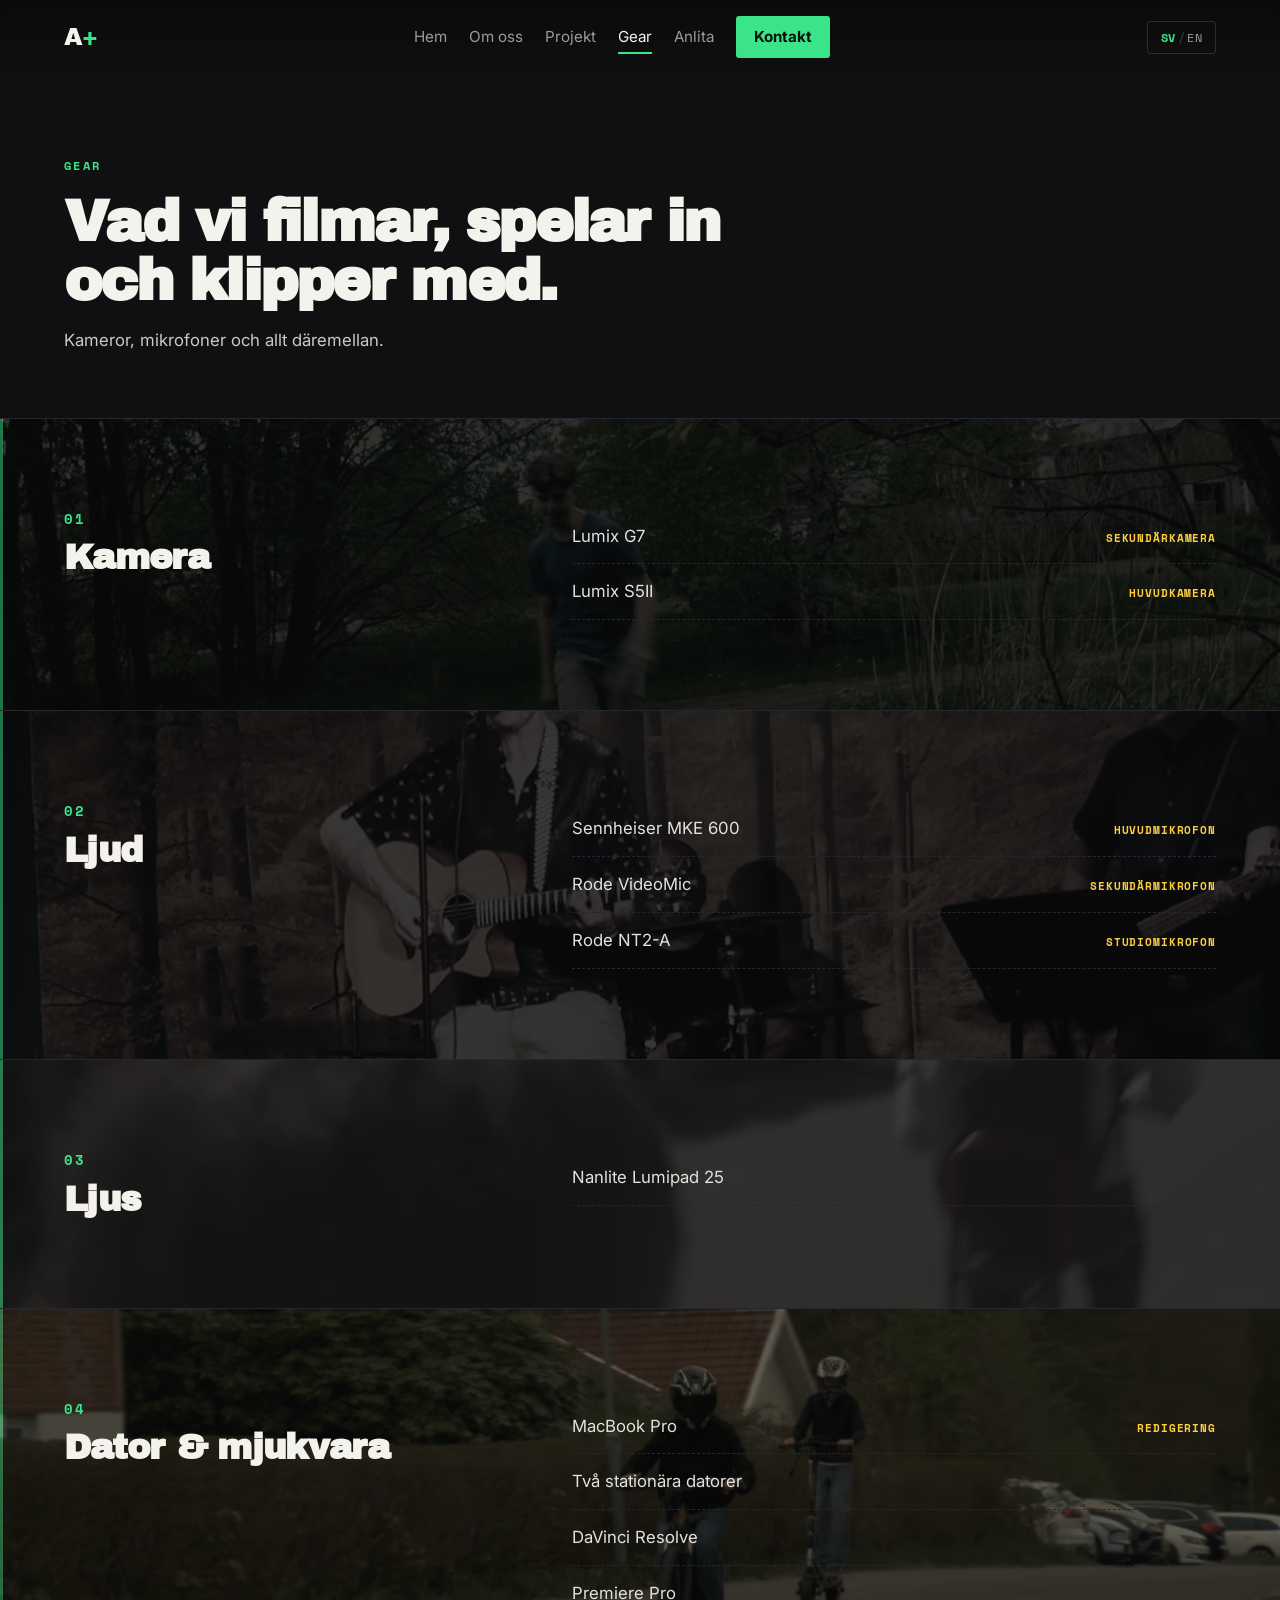
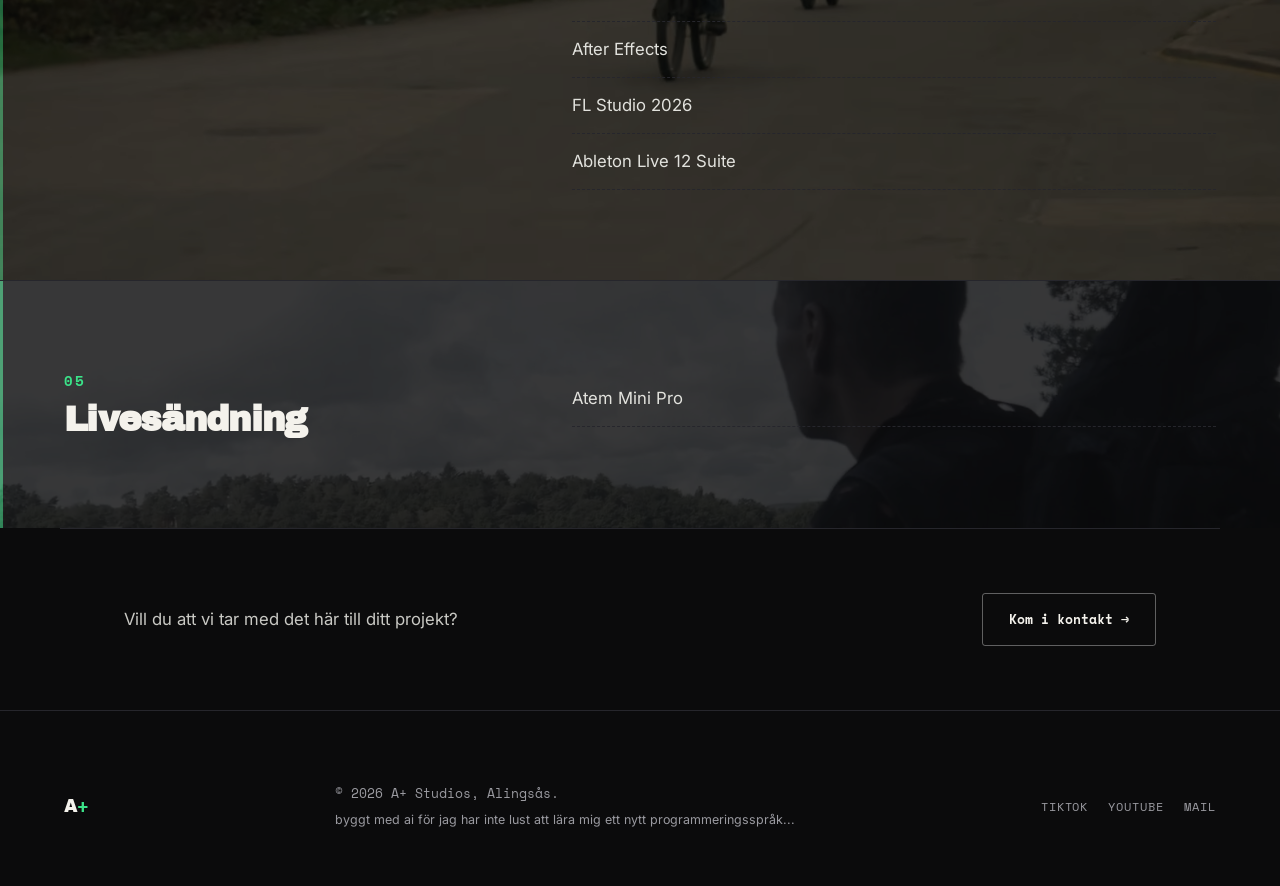
<file: utrustning.html>
<!DOCTYPE html>
<html lang="sv">
<head>
<meta charset="UTF-8">
<meta name="viewport" content="width=device-width, initial-scale=1.0">
<title>Utrustning | A+ Studios</title>
<meta name="description" content="Kameror, ljud, ljus och mjukvara som A+ Studios jobbar med.">
<link rel="preconnect" href="https://fonts.googleapis.com">
<link rel="preconnect" href="https://fonts.gstatic.com" crossorigin>
<link href="https://fonts.googleapis.com/css2?family=Archivo:wght@500;700;900&family=Archivo+Black&family=Inter:wght@400;500;600;700&family=Space+Mono:wght@400;700&display=swap" rel="stylesheet">
<link rel="stylesheet" href="style.css">
</head>
<body>

<div class="grain" aria-hidden="true"></div>

<header class="site-header">
  <a href="/home" class="brand" aria-label="A+ Studios, till startsidan">
    <span class="brand-mark">A<span class="plus">+</span></span>
  </a>
  <nav class="main-nav" id="mainNav">
    <a href="/home" data-i18n="nav.home">Hem</a>
    <a href="/om-oss" data-i18n="nav.about">Om oss</a>
    <a href="/projekt" data-i18n="nav.projects">Projekt</a>
    <a href="/utrustning" class="active" data-i18n="nav.gear">Utrustning</a>
    <a href="/anlita" data-i18n="nav.hire">Anlita</a>
    <a href="/kontakt" class="nav-cta" data-i18n="nav.contact">Kontakt</a>
  </nav>
  <div class="header-controls">
    <button class="lang-toggle" id="langToggle" aria-label="Byt språk / Switch language">
      <span class="lang-sv">SV</span><span class="lang-sep">/</span><span class="lang-en">EN</span>
    </button>
    <button class="menu-toggle" id="menuToggle" aria-label="Meny" aria-expanded="false" aria-controls="mainNav">
      <span></span><span></span><span></span>
    </button>
  </div>
</header>

<main>

  <section class="gear-intro">
    <div class="gear-intro-inner">
      <p class="gear-intro-kicker" data-i18n="nav.gear">Utrustning</p>
      <h1 data-i18n="equipment.heading">Vad vi filmar, spelar in och klipper med.</h1>
      <p class="gear-intro-sub" data-i18n="equipment.sub">Kameror, mikrofoner och allt däremellan.</p>
    </div>
  </section>

  <section class="gear-band" id="gear-camera">
    <div class="gear-band-bg" style="background-image:url('jonathan2-run.png')"></div>
    <div class="gear-band-inner">
      <div>
        <span class="gear-band-index" aria-hidden="true"></span>
        <h3 data-i18n="equipment.cam">Kamera</h3>
      </div>
      <ul>
        <li><span data-edit="gear.cam1">Lumix G7</span> <span class="tag" data-i18n="equipment.tag.workhorse">Sekundärkamera</span></li>
        <li><span data-edit="gear.cam2">Lumix S5II</span> <span class="tag" data-i18n="equipment.tag.main">Huvudkamera</span></li>
      </ul>
    </div>
  </section>

  <section class="gear-band" id="gear-audio">
    <div class="gear-band-bg" style="background-image:url('live.png')"></div>
    <div class="gear-band-inner">
      <div>
        <span class="gear-band-index" aria-hidden="true"></span>
        <h3 data-i18n="equipment.audio">Ljud</h3>
      </div>
      <ul>
        <li><span data-edit="gear.aud1">Sennheiser MKE 600</span> <span class="tag" data-i18n="equipment.tag.shotgun">Huvudmikrofon</span></li>
        <li><span data-edit="gear.aud2">Rode VideoMic</span> <span class="tag" data-i18n="equipment.tag.oncam">Sekundärmikrofon</span></li>
        <li><span data-edit="gear.aud3">Rode NT2-A</span> <span class="tag" data-i18n="equipment.tag.studio">Studiomikrofon</span></li>
      </ul>
    </div>
  </section>

  <section class="gear-band" id="gear-light">
    <div class="gear-band-bg" style="background-image:url('jonathan1-chase-raw.png')"></div>
    <div class="gear-band-inner">
      <div>
        <span class="gear-band-index" aria-hidden="true"></span>
        <h3 data-i18n="equipment.light">Ljus</h3>
      </div>
      <ul>
        <li data-edit="gear.light1">Nanlite Lumipad 25</li>
      </ul>
    </div>
  </section>

  <section class="gear-band" id="gear-compute">
    <div class="gear-band-bg" style="background-image:url('jonathan2-chase-bank.png')"></div>
    <div class="gear-band-inner">
      <div>
        <span class="gear-band-index" aria-hidden="true"></span>
        <h3 data-i18n="equipment.compute">Dator & mjukvara</h3>
      </div>
      <ul>
        <li><span data-edit="gear.comp1">MacBook Pro</span> <span class="tag" data-i18n="equipment.tag.travel">Redigering</span></li>
        <li data-i18n="equipment.desktops">Två stationära datorer</li>
        <li data-edit="gear.sw1">DaVinci Resolve</li>
        <li data-edit="gear.sw2">Premiere Pro</li>
        <li data-edit="gear.sw3">After Effects</li>
        <li data-edit="gear.sw4">FL Studio 2026</li>
        <li data-edit="gear.sw5">Ableton Live 12 Suite</li>
      </ul>
    </div>
  </section>

  <section class="gear-band" id="gear-stream" style="border-bottom:none;">
    <div class="gear-band-bg" style="background-image:url('noomaraton2025-lake.png')"></div>
    <div class="gear-band-inner">
      <div>
        <span class="gear-band-index" aria-hidden="true"></span>
        <h3 data-i18n="equipment.stream">Livesändning</h3>
      </div>
      <ul>
        <li data-edit="gear.stream1">Atem Mini Pro</li>
      </ul>
    </div>
  </section>

  <div class="page-link-strip" style="max-width:var(--container); margin:0 auto; padding:64px var(--gutter);">
    <p data-i18n="equipment.contactlink">Vill du att vi tar med det här till ditt projekt?</p>
    <a href="/kontakt" class="btn btn-ghost" data-i18n="home.contactcta">Kom i kontakt</a>
  </div>

</main>

<footer class="site-footer">
  <span class="brand-mark small">A<span class="plus">+</span></span>
  <p><span data-i18n="footer.text">© 2026 A+ Studios, Alingsås.</span><br><span class="made-note" data-i18n="footer.ai">byggt med ai för jag har inte lust att lära mig ett nytt programmeringsspråk...</span></p>
  <div class="footer-links">
    <a href="https://www.tiktok.com/@aplus.studios" target="_blank" rel="noopener">TikTok</a>
    <a href="https://www.youtube.com/@A-plus-studios" target="_blank" rel="noopener">YouTube</a>
    <a href="mailto:jajamensanbobban@gmail.com">Mail</a>
  </div>
</footer>

<script src="script.js"></script>
</body>
</html>
</file>
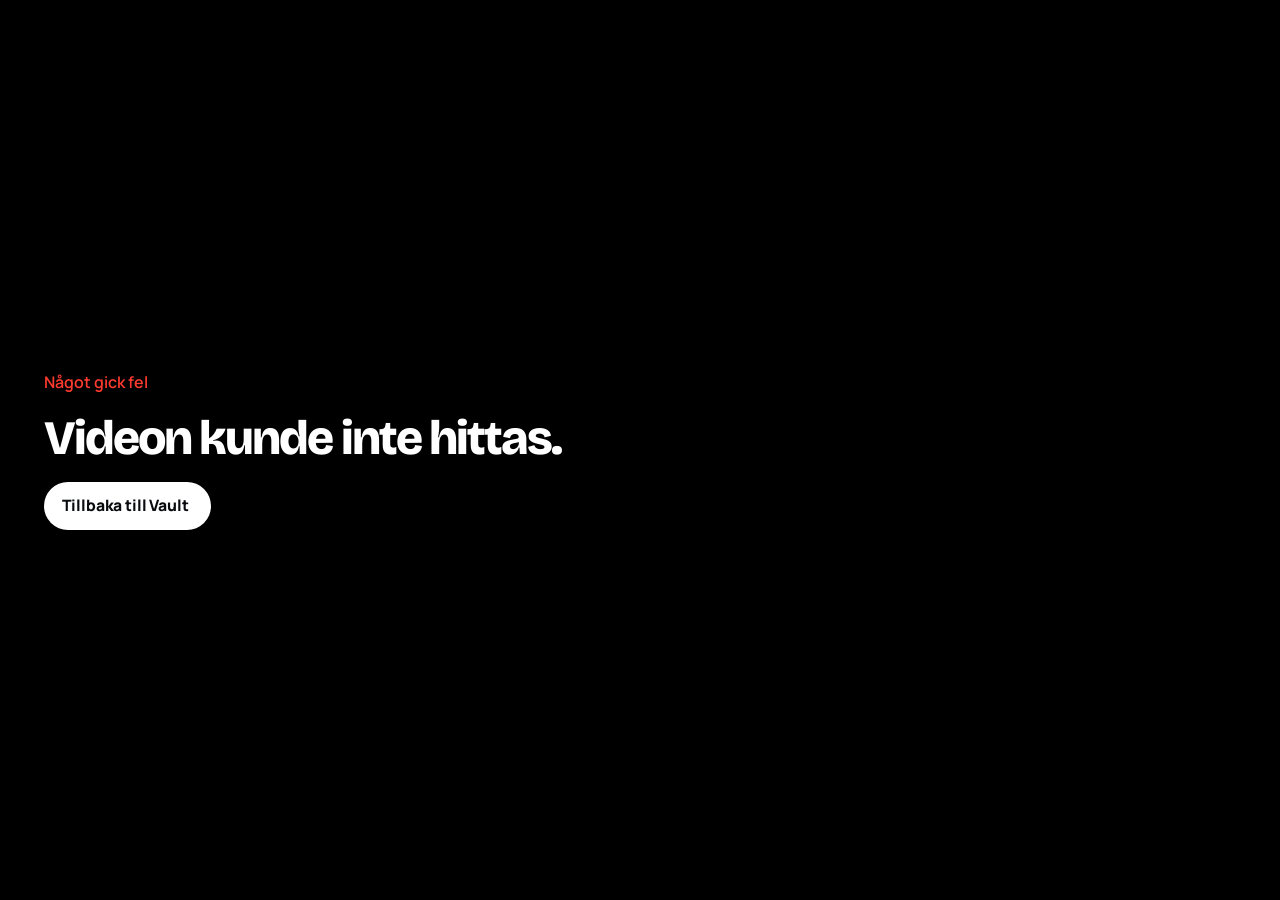
<file: vault-watch.html>
<!DOCTYPE html>
<html lang="sv">
<head>
<meta charset="UTF-8">
<meta name="viewport" content="width=device-width, initial-scale=1.0, viewport-fit=cover">
<meta name="robots" content="noindex,nofollow">
<meta name="theme-color" content="#000000">
<title>Spelar upp | A+ Vault</title>
<link rel="preconnect" href="https://fonts.googleapis.com">
<link rel="preconnect" href="https://fonts.gstatic.com" crossorigin>
<link href="https://fonts.googleapis.com/css2?family=Bricolage+Grotesque:opsz,wght@12..96,500..800&family=Manrope:wght@400;500;600;700;800&display=swap" rel="stylesheet">
<link rel="stylesheet" href="/vault.css">
</head>
<body class="vault-body vault-watch">

<div class="player is-paused is-active" id="player">
  <video id="vaultPlayer" playsinline preload="metadata"></video>

  <div class="player-spinner" id="playerSpinner" hidden><span></span></div>

  <button type="button" class="player-bigplay" id="playerBigPlay" aria-label="Spela upp" hidden>
    <svg viewBox="0 0 24 24" aria-hidden="true"><path class="fill" d="M7 4.5v15l12.5-7.5z"/></svg>
  </button>

  <div class="player-flash" id="playerFlash" aria-hidden="true"></div>

  <div class="player-top">
    <a href="/vault" class="player-icon-btn player-back" id="playerBack" aria-label="Tillbaka till Vault" title="Tillbaka">
      <svg viewBox="0 0 24 24" aria-hidden="true"><path d="M19 12H5M11 5l-7 7 7 7"/></svg>
    </a>
    <div class="player-top-title" id="playerTopTitle"></div>
  </div>

  <div class="player-touch" aria-hidden="true">
    <button type="button" class="player-icon-btn" data-seek="-10" tabindex="-1">
      <svg viewBox="0 0 24 24"><path d="M4 12a8 8 0 1 0 2.5-5.8"/><path d="M4 4v4.5h4.5"/><text x="12" y="15.2">10</text></svg>
    </button>
    <button type="button" class="player-icon-btn player-touch-play" data-toggle tabindex="-1">
      <svg class="icon-play" viewBox="0 0 24 24"><path class="fill" d="M7 4.5v15l12.5-7.5z"/></svg>
      <svg class="icon-pause" viewBox="0 0 24 24"><path class="fill" d="M6.5 4.5h4v15h-4zM13.5 4.5h4v15h-4z"/></svg>
    </button>
    <button type="button" class="player-icon-btn" data-seek="10" tabindex="-1">
      <svg viewBox="0 0 24 24"><path d="M20 12a8 8 0 1 1-2.5-5.8"/><path d="M20 4v4.5h-4.5"/><text x="12" y="15.2">10</text></svg>
    </button>
  </div>

  <button type="button" class="player-skip" id="playerSkipIntro" hidden>Hoppa över intro</button>

  <div class="player-next" id="playerNext" hidden>
    <div class="player-next-art"><img id="playerNextImg" alt=""></div>
    <div class="player-next-text">
      <p class="player-next-kicker">Nästa avsnitt</p>
      <p class="player-next-title" id="playerNextTitle"></p>
      <div class="player-next-actions">
        <button type="button" class="player-next-play" id="playerNextPlay">
          <span class="player-next-fill" id="playerNextFill"></span>
          <svg viewBox="0 0 24 24" aria-hidden="true"><path class="fill" d="M7 4.5v15l12.5-7.5z"/></svg>
          <span id="playerNextLabel">Nästa avsnitt</span>
        </button>
        <button type="button" class="player-next-dismiss" id="playerNextDismiss">Se eftertexterna</button>
      </div>
    </div>
  </div>

  <div class="player-end" id="playerEnd" hidden>
    <div class="player-end-inner">
      <p class="player-end-kicker">Du har sett klart</p>
      <h2 id="playerEndTitle"></h2>
      <div class="player-end-actions">
        <button type="button" class="vault-btn vault-btn--primary" id="playerReplay">
          <svg viewBox="0 0 24 24" aria-hidden="true"><path d="M4 12a8 8 0 1 0 2.5-5.8"/><path d="M4 4v4.5h4.5"/></svg>
          <span>Se igen</span>
        </button>
        <a href="/vault" class="vault-btn vault-btn--glass" id="playerEndBack">Tillbaka till Vault</a>
      </div>
      <div class="player-end-more" id="playerEndMore" hidden>
        <p class="player-end-more-heading">Mer från A+</p>
        <div class="player-end-grid" id="playerEndGrid"></div>
      </div>
    </div>
  </div>

  <div class="player-panel" id="playerEpisodes" hidden>
    <div class="player-panel-head">
      <p id="playerEpisodesHeading">Avsnitt</p>
      <button type="button" class="player-icon-btn player-panel-close" data-panel-close aria-label="Stäng">
        <svg viewBox="0 0 24 24" aria-hidden="true"><path d="m6 6 12 12M18 6 6 18"/></svg>
      </button>
    </div>
    <ol class="player-episode-list" id="playerEpisodeList"></ol>
  </div>

  <div class="player-panel player-panel--small" id="playerSettings" hidden>
    <div class="player-panel-head">
      <p>Uppspelning</p>
      <button type="button" class="player-icon-btn player-panel-close" data-panel-close aria-label="Stäng">
        <svg viewBox="0 0 24 24" aria-hidden="true"><path d="m6 6 12 12M18 6 6 18"/></svg>
      </button>
    </div>
    <div class="player-settings-group" id="playerSubsGroup" hidden>
      <p class="player-settings-label">Undertexter</p>
      <div class="player-chip-row" id="playerSubsOptions"></div>
    </div>
    <div class="player-settings-group">
      <p class="player-settings-label">Hastighet</p>
      <div class="player-chip-row" id="playerSpeedOptions"></div>
    </div>
  </div>

  <div class="player-bottom">
    <div class="player-scrub" id="playerScrub" role="slider" tabindex="0" aria-label="Tidslinje" aria-valuemin="0" aria-valuemax="0" aria-valuenow="0">
      <div class="player-scrub-track">
        <span class="player-scrub-buffered" id="playerBuffered"></span>
        <span class="player-scrub-played" id="playerPlayed"></span>
        <span class="player-scrub-intro" id="playerIntroMark" hidden></span>
        <span class="player-scrub-thumb" id="playerThumb"></span>
      </div>
      <span class="player-scrub-tooltip" id="playerScrubTip" hidden>0:00</span>
    </div>
    <span class="player-time" id="playerTime">0:00</span>

    <div class="player-controls">
      <div class="player-controls-left">
        <button type="button" class="player-icon-btn" id="playerToggle" aria-label="Spela upp (k)" title="Spela upp (k)">
          <svg class="icon-play" viewBox="0 0 24 24" aria-hidden="true"><path class="fill" d="M7 4.5v15l12.5-7.5z"/></svg>
          <svg class="icon-pause" viewBox="0 0 24 24" aria-hidden="true"><path class="fill" d="M6.5 4.5h4v15h-4zM13.5 4.5h4v15h-4z"/></svg>
        </button>
        <button type="button" class="player-icon-btn" data-seek="-10" aria-label="Spola tillbaka 10 sekunder (←)" title="−10 s (←)">
          <svg viewBox="0 0 24 24" aria-hidden="true"><path d="M4 12a8 8 0 1 0 2.5-5.8"/><path d="M4 4v4.5h4.5"/><text x="12" y="15.2">10</text></svg>
        </button>
        <button type="button" class="player-icon-btn" data-seek="10" aria-label="Spola framåt 10 sekunder (→)" title="+10 s (→)">
          <svg viewBox="0 0 24 24" aria-hidden="true"><path d="M20 12a8 8 0 1 1-2.5-5.8"/><path d="M20 4v4.5h-4.5"/><text x="12" y="15.2">10</text></svg>
        </button>
        <div class="player-volume">
          <button type="button" class="player-icon-btn" id="playerMute" aria-label="Stäng av ljud (m)" title="Ljud (m)">
            <svg viewBox="0 0 24 24" aria-hidden="true">
              <path class="fill" d="M4 9.5h3.5L12 5.5v13l-4.5-4H4z"/>
              <path class="vol-wave1" d="M15.5 9.5a3.5 3.5 0 0 1 0 5"/>
              <path class="vol-wave2" d="M18 7a7 7 0 0 1 0 10"/>
              <path class="vol-x" d="m16 9.5 5 5m0-5-5 5"/>
            </svg>
          </button>
          <input type="range" class="player-volume-slider" id="playerVolume" min="0" max="1" step="0.05" value="1" aria-label="Volym">
        </div>
      </div>

      <div class="player-controls-title" id="playerTitle"></div>

      <div class="player-controls-right">
        <button type="button" class="player-icon-btn" id="playerNextBtn" aria-label="Nästa avsnitt (n)" title="Nästa avsnitt (n)" hidden>
          <svg viewBox="0 0 24 24" aria-hidden="true"><path class="fill" d="M5 5v14l10-7z"/><path d="M18.5 5v14"/></svg>
        </button>
        <button type="button" class="player-icon-btn" id="playerEpisodesBtn" aria-label="Avsnitt" title="Avsnitt" aria-controls="playerEpisodes" hidden>
          <svg viewBox="0 0 24 24" aria-hidden="true"><rect x="3" y="7" width="13" height="12" rx="1.5"/><path d="M7 4h12.5A1.5 1.5 0 0 1 21 5.5V15"/></svg>
        </button>
        <button type="button" class="player-icon-btn" id="playerSettingsBtn" aria-label="Undertexter och hastighet" title="Undertexter och hastighet" aria-controls="playerSettings">
          <svg viewBox="0 0 24 24" aria-hidden="true"><rect x="3" y="5" width="18" height="14" rx="2"/><path d="M7 11.5h3M12.5 11.5H17M7 15h6M15.5 15H17"/></svg>
        </button>
        <button type="button" class="player-icon-btn" id="playerFullscreen" aria-label="Helskärm (f)" title="Helskärm (f)">
          <svg class="icon-expand" viewBox="0 0 24 24" aria-hidden="true"><path d="M4 9V4h5M15 4h5v5M20 15v5h-5M9 20H4v-5"/></svg>
          <svg class="icon-shrink" viewBox="0 0 24 24" aria-hidden="true"><path d="M9 4v5H4M20 9h-5V4M15 20v-5h5M4 15h5v5"/></svg>
        </button>
      </div>
    </div>
  </div>

  <div class="player-error" id="playerError" hidden>
    <p class="player-error-kicker">Något gick fel</p>
    <h1 id="playerErrorTitle">Videon kunde inte spelas upp.</h1>
    <a href="/vault" class="vault-btn vault-btn--primary">Tillbaka till Vault</a>
  </div>
</div>

<script src="/vault.js"></script>
<script src="/vault-player.js"></script>
</body>
</html>
</file>
<file: style.css>
/* ==========================================================================
   A+ STUDIOS — design tokens
   A small film / music / games / live crew from Alingsås.
   Look: dark, filmic, hand-made zine energy. Green + red duotone, mono labels,
   poster-style hard shadows, one warm "paper" block to break the black.
   ========================================================================== */
:root{
  --bg: #0b0b0c;
  --bg-alt: #101012;
  --bg-raised: #16161a;
  --line: #26262c;
  --paper: #f2eee2;           /* warm off-white, used for one inverted block */
  --text: #f4f2ec;
  --text-muted: #9a9aa0;

  --accent: #3be389;          /* studio green */
  --accent-dim: #1f9a61;
  --accent-ink: #05130c;      /* text on top of the accent */
  --flare: #ff4b3e;           /* "REC" red — the second voice */
  --gold: #ffce3f;            /* small warm pop: years, tags, numbers */

  /* liquid glass */
  --glass-bg: rgba(255,255,255,0.055);
  --glass-bg-strong: rgba(255,255,255,0.09);
  --glass-border: rgba(255,255,255,0.13);
  --glass-blur: saturate(170%) blur(18px);
  --glass-hi: inset 0 1px 0 rgba(255,255,255,0.18);
  --glass-shadow: 0 18px 50px rgba(0,0,0,0.45);

  --font-display: 'Archivo', system-ui, sans-serif;
  --font-black: 'Archivo Black', 'Archivo', system-ui, sans-serif;
  --font-body: 'Inter', system-ui, sans-serif;
  --font-mono: 'Space Mono', ui-monospace, 'SF Mono', Menlo, monospace;

  --container: 1160px;
  --gutter: clamp(20px, 5vw, 64px);
}

*,*::before,*::after{ box-sizing: border-box; }
html{ scroll-behavior: smooth; }
@media (prefers-reduced-motion: reduce){
  html{ scroll-behavior: auto; }
  *{ animation-duration: 0.001ms !important; animation-iteration-count: 1 !important; transition-duration: 0.001ms !important; }
}

body{
  margin:0;
  background: var(--bg);
  color: var(--text);
  font-family: var(--font-body);
  font-size: 16px;
  line-height: 1.6;
  -webkit-font-smoothing: antialiased;
  overflow-x: clip;
}

img{ max-width:100%; display:block; }
a{ color:inherit; text-decoration:none; }
ul{ list-style:none; margin:0; padding:0; }
h1,h2,h3,h4{ font-family: var(--font-display); font-weight:900; line-height:1.02; margin:0; letter-spacing:-0.02em; }
p{ margin:0; }

::selection{ background: var(--accent); color: var(--accent-ink); }

a:focus-visible, button:focus-visible, [contenteditable]:focus-visible{
  outline: 2px solid var(--accent);
  outline-offset: 3px;
}

/* film-grain overlay */
.grain{
  display:none;
  position: fixed; inset:0; pointer-events:none; z-index: 500;
  opacity: 0.06; mix-blend-mode: overlay;
  background-image: url("data:image/svg+xml,%3Csvg xmlns='http://www.w3.org/2000/svg' width='140' height='140'%3E%3Cfilter id='n'%3E%3CfeTurbulence type='fractalNoise' baseFrequency='0.9' numOctaves='2' stitchTiles='stitch'/%3E%3C/filter%3E%3Crect width='100%25' height='100%25' filter='url(%23n)'/%3E%3C/svg%3E");
}
/* faint vignette so the page has edges */


/* ==========================================================================
   HEADER
   ========================================================================== */
.site-header{
  position: fixed; top:0; left:0; right:0; z-index: 400;
  display:flex; align-items:center; justify-content:space-between;
  padding: 16px var(--gutter);
  background: linear-gradient(to bottom, rgba(10,10,10,0.92), rgba(10,10,10,0));
  backdrop-filter: blur(3px);
  transition: padding .3s ease, background .3s ease;
}
.site-header.is-scrolled{
  padding-top:10px; padding-bottom:10px;
  background: rgba(10,10,10,0.9);
  border-bottom:1px solid var(--line);
}
.brand-mark{ font-family:var(--font-black); font-size:1.5rem; letter-spacing:-0.03em; }
.brand-mark .plus{ color: var(--accent); }
.brand-mark.small{ font-size:1.1rem; }

.main-nav{ display:flex; align-items:center; gap: clamp(16px, 3vw, 30px); }
/* desktop: floating liquid-glass pill */
@media (min-width: 821px){
  .main-nav{
    gap: clamp(11px, 1.9vw, 22px);
    padding: 7px 7px 7px 20px;
    border-radius: 999px;
    background: var(--glass-bg);
    -webkit-backdrop-filter: var(--glass-blur);
    backdrop-filter: var(--glass-blur);
    border: 1px solid var(--glass-border);
    box-shadow: var(--glass-hi), 0 10px 34px rgba(0,0,0,0.35);
  }
}
.main-nav a{
  font-family: var(--font-mono); font-size:0.74rem; text-transform:uppercase; letter-spacing:0.07em;
  color: var(--text-muted); transition: color .2s ease; position:relative;
}
.main-nav a:not(.nav-cta)::after{
  content:""; position:absolute; left:0; right:100%; bottom:-5px; height:2px;
  background: var(--accent); transition: right .25s ease;
}
.main-nav a:not(.nav-cta):hover{ color: var(--text); }
.main-nav a:not(.nav-cta):hover::after{ right:0; }
.main-nav a.active:not(.nav-cta){ color: var(--text); }
.main-nav a.active:not(.nav-cta)::after{ right:0; }

.main-nav a.nav-cta{
  color: var(--accent-ink); background: var(--accent); padding: 9px 18px; border-radius: 999px;
  font-weight:700; box-shadow: 0 6px 20px rgba(59,227,137,0.3);
  transition: transform .15s ease, box-shadow .15s ease, background .15s ease;
}
.main-nav a.nav-cta:hover{ transform: translateY(-1px); box-shadow: 0 10px 28px rgba(59,227,137,0.5); background:#fff; }

.header-controls{ display:flex; align-items:center; gap:14px; }
.lang-toggle{
  background: var(--glass-bg); border:1px solid var(--glass-border); color:var(--text-muted);
  font-family: var(--font-mono); font-size:0.72rem; letter-spacing:0.04em;
  padding:7px 11px; border-radius:999px; cursor:pointer; transition: border-color .2s ease, background .2s ease;
  -webkit-backdrop-filter: var(--glass-blur); backdrop-filter: var(--glass-blur);
  box-shadow: var(--glass-hi);
}
.lang-toggle:hover{ border-color: var(--accent); background: var(--glass-bg-strong); }
.lang-toggle .lang-sv,.lang-toggle .lang-en{ padding:0 2px; }
.lang-toggle .lang-sep{ opacity:0.4; }
html[lang="sv"] .lang-toggle .lang-sv,
html[lang="en"] .lang-toggle .lang-en{ color: var(--accent); font-weight:700; }

.menu-toggle{ display:none; flex-direction:column; gap:5px; background:none; border:0; cursor:pointer; padding:6px; }
.menu-toggle span{ width:22px; height:2px; background:var(--text); display:block; transition: transform .25s ease, opacity .2s ease; }

@media (max-width: 820px){
  .menu-toggle{ display:flex; }
  .main-nav{
    position:fixed; inset: 60px 0 0 0; height: calc(100vh - 60px); height: calc(100svh - 60px);
    flex-direction:column; justify-content:center; gap: 26px;
    background: var(--bg); transform: translateX(100%); transition: transform .35s ease;
    border-left:2px solid var(--accent);
  }
  .main-nav.open{ transform: translateX(0); }
  .main-nav a{ font-size: 1.2rem; }
  .main-nav a.nav-cta{ padding: 12px 24px; font-size: 1rem; }
}

/* ==========================================================================
   BUTTONS — poster style, hard offset shadow that snaps on hover
   ========================================================================== */
.btn{
  display:inline-flex; align-items:center; justify-content:center; gap:0.6em;
  padding: 15px 26px; border-radius: 3px;
  font-family: var(--font-mono); font-weight:700; font-size:0.82rem;
  text-transform:uppercase; letter-spacing:0.06em;
  transition: transform .15s ease, box-shadow .15s ease, background .15s ease, color .15s ease, border-color .15s ease;
  border: 1px solid transparent;
}
.btn::after{ content:"→"; transition: transform .2s ease; }
.btn:hover::after{ transform: translateX(4px); }
.btn-primary{ background: var(--accent); color: var(--accent-ink); box-shadow: 4px 4px 0 rgba(59,227,137,0.28); }
.btn-primary:hover{ transform: translate(-2px,-2px); box-shadow: 7px 7px 0 var(--accent); background: var(--accent); }
.btn-ghost{ border-color: rgba(255,255,255,0.35); color: var(--text); box-shadow: 4px 4px 0 rgba(255,255,255,0.1); }
.btn-ghost:hover{ transform: translate(-2px,-2px); border-color: var(--flare); color:#fff; box-shadow: 7px 7px 0 var(--flare); }
.btn-lg{ padding: 18px 34px; font-size:0.92rem; }

/* ==========================================================================
   HERO
   ========================================================================== */
.hero{ position:relative; min-height:100vh; min-height:100svh; display:flex; align-items:flex-end; overflow:hidden; }
.hero-bg{
  position:absolute; inset: -10% -5% -5% -5%; background-size:cover; background-position:center 30%;
  filter: grayscale(0.35) contrast(1.12) brightness(0.82);
}
.hero-scrim{
  position:absolute; inset:0;
  background: linear-gradient(to top, rgba(11,11,12,1) 4%, rgba(11,11,12,0.55) 45%, rgba(11,11,12,0.3) 100%);
}
.hero-content{ position:relative; z-index:2; padding: 0 var(--gutter) clamp(72px,12vh,110px); max-width: 960px; }
.hero-mark{ display:flex; flex-direction:column; gap:0; }
.hm-a{ font-family: var(--font-black); font-size: clamp(4.8rem, 17vw, 13rem); letter-spacing:-0.04em; line-height:0.86; }
.hm-a .plus{ color: var(--accent); }
.hm-studios{
  font-family: var(--font-mono); font-weight:700;
  font-size: clamp(1rem, 3.4vw, 2rem); letter-spacing: 0.42em; margin-top:0.35em; color: var(--text);
}
.hero-tagline{
  margin-top:26px; max-width:54ch; font-size: clamp(1.05rem, 1.6vw, 1.28rem); color:#dcdcd6;
  padding-left:18px; border-left:3px solid var(--accent);
}
.hero-ctas{ display:flex; gap:16px; margin-top:34px; flex-wrap:wrap; }

/* CSS-only staggered intro (no JS dependency, respects reduced-motion) */
.hero-content > *{ animation: heroIn 0.8s cubic-bezier(0.16,1,0.3,1) both; }
.hero-mark{ animation-delay: 0.05s; }
.hero-tagline{ animation-delay: 0.28s; }
.hero-ctas{ animation-delay: 0.42s; }
@keyframes heroIn{ from{ opacity:0; transform: translateY(22px); } to{ opacity:1; transform: translateY(0); } }

.scroll-cue{
  position:absolute; bottom:96px; left:50%; transform:translateX(-50%); z-index:2;
  width:1px; height:52px; overflow:hidden; opacity:0.9;
}
.scroll-cue span{
  display:block; width:1px; height:100%; background: var(--accent);
  animation: cue 1.8s ease-in-out infinite;
}
@keyframes cue{
  0%{ transform: translateY(-100%); }
  60%,100%{ transform: translateY(100%); }
}

/* ==========================================================================
   SECTION SHELL
   ========================================================================== */
main > section{ padding: clamp(80px, 12vh, 140px) var(--gutter); position:relative; }
main section h2{
  font-family: var(--font-black); font-size: clamp(2rem, 5vw, 3.4rem); max-width: 18ch; letter-spacing:-0.03em;
}

/* ==========================================================================
   STORY
   ========================================================================== */
.story{ background: var(--bg-alt); border-top:1px solid var(--line); border-bottom:1px solid var(--line); }
.story-inner{ max-width: var(--container); margin:0 auto; }
.eyebrow-plain{
  font-family: var(--font-mono); font-weight:700; text-transform:uppercase; letter-spacing:0.18em;
  color: var(--accent); font-size:0.8rem; margin-bottom:16px;
}
.eyebrow-plain::before{ content:"◉ "; color: var(--flare); }
.story-body{ margin-top:22px; max-width:64ch; font-size:1.12rem; color:#d3d3ce; }

/* inverted warm block — the one place the page isn't black */
.story--short{ background: var(--paper); color:#181818; border-color:#d9d3c2; }
.story--short .eyebrow-plain{ color: var(--accent-dim); }
.story--short .eyebrow-plain::before{ color: var(--flare); }
.story--short h2{ color:#0b0b0b; }
.story--short .story-body{ color:#39392f; }
.story--short .text-link{ color: var(--accent-dim); }
.story--short .text-link:hover{ color:#000; }
.story--short .text-link::after{ background:#000; }

.timeline{
  margin-top:52px; max-width: 64ch; position:relative; padding-left:30px;
}
.timeline::before{
  content:""; position:absolute; left:6px; top:14px; bottom:20px; width:2px;
  background: linear-gradient(var(--accent), rgba(59,227,137,0.05));
}
.timeline li{
  display:flex; gap: 26px; padding: 22px 0; border-bottom:1px dashed var(--line); position:relative;
}
.timeline li::before{
  content:""; position:absolute; left:-30px; top:28px; width:12px; height:12px; border-radius:50%;
  background: var(--bg-alt); border:2px solid var(--accent); box-shadow:0 0 14px rgba(59,227,137,0.6);
}
.tl-year{ font-family: var(--font-mono); font-weight:700; color: var(--gold); flex:0 0 64px; }
.tl-text{ color:#d7d7d2; }

/* ==========================================================================
   PILLARS
   ========================================================================== */
.pillar-grid{
  margin-top:52px; display:grid; grid-template-columns: repeat(2, 1fr); gap:2px;
  background: var(--line); counter-reset: pillar;
}
.pillar{
  background: var(--bg); min-height: 420px; display:flex; flex-direction:column; justify-content:flex-end;
  position:relative; overflow:hidden; counter-increment: pillar;
}
.pillar::before{
  content:""; position:absolute; top:0; left:0; right:0; height:4px; z-index:3;
  background: var(--accent); transform: scaleX(0); transform-origin:left; transition: transform .4s ease;
}
.pillar:hover::before{ transform: scaleX(1); }
.pillar--music::before{ background: var(--flare); }
.pillar--game::before{ background: var(--gold); }
.pillar--live::before{ background: #ff3b3b; }

.pillar-media{
  position:absolute; inset:-12% 0; background-size:cover; background-position:center;
  opacity:0.4; transition: opacity .5s ease;
  filter: grayscale(0.5) contrast(1.08);
}
.pillar:hover .pillar-media{ opacity:0.52; }
.pillar--music .pillar-media{ background-position: left center; }
/* consistent dark veil so screenshot UI/text doesn't fight the copy */
.pillar::after{
  content:""; position:absolute; inset:0; z-index:1; pointer-events:none;
  background: linear-gradient(to top, rgba(10,10,10,0.55), rgba(10,10,10,0.35));
}
.pillar-copy{ position:relative; z-index:2; padding: 32px; background: linear-gradient(to top, rgba(10,10,10,0.97) 20%, rgba(10,10,10,0.4) 70%, rgba(10,10,10,0.05)); }
.pillar-copy h3{ font-size:1.55rem; margin-bottom:12px; }
.pillar-copy h3::before{
  content: "0" counter(pillar); display:block;
  font-family: var(--font-mono); font-weight:700; font-size:0.78rem; letter-spacing:0.16em;
  color: var(--accent); margin-bottom:8px;
}
.pillar--music .pillar-copy h3::before{ color: var(--flare); }
.pillar--game .pillar-copy h3::before{ color: var(--gold); }
.pillar-copy p{ color:#d7d7d2; max-width: 42ch; }

@media (max-width: 780px){
  .pillar-grid{ grid-template-columns: 1fr; }
  .pillar{ min-height: 340px; }
}

/* ==========================================================================
   PROJECTS
   ========================================================================== */
.projects > h2{ max-width:none; }
.project{
  max-width: var(--container); margin: 80px auto 0;
  display:grid; grid-template-columns: 1.1fr 1fr; gap: 52px; align-items:center;
}
.project-copy p{ color:#d1d1cc; max-width:48ch; }
.project-copy .project-kicker{
  font-family: var(--font-mono); font-weight:700; text-transform:uppercase; letter-spacing:0.12em;
  color: var(--accent); font-size:0.8rem; margin-bottom:12px;
}
.project h3{ font-family: var(--font-black); font-size: clamp(1.9rem, 3.4vw, 2.8rem); margin-bottom:16px; letter-spacing:-0.03em; }
.project-copy .project-date{
  margin-top:16px; display:inline-block; max-width:none; font-family: var(--font-mono); font-weight:700; font-size:0.8rem;
  text-transform:uppercase; letter-spacing:0.08em; color: var(--gold);
  border:1px solid rgba(255,206,63,0.35); background: rgba(255,206,63,0.06); padding:5px 12px; border-radius:3px;
}
.text-link{
  display:inline-block; margin-top:20px; color: var(--accent); font-weight:600; position:relative;
  font-family: var(--font-mono); font-size:0.85rem; text-transform:uppercase; letter-spacing:0.06em;
}
.text-link::after{
  content:""; position:absolute; left:0; right:100%; bottom:-3px; height:2px; background: var(--accent);
  transition: right .25s ease;
}
.text-link:hover{ color:#fff; }
.text-link:hover::after{ right:0; }
.link-row{ display:flex; gap:28px; flex-wrap:wrap; }

.project-media{ position:relative; border-radius:4px; overflow:hidden; aspect-ratio: 16/9; background: var(--bg-raised); }
.project-media img{ width:100%; height:100%; object-fit:cover; transition: transform .5s ease, filter .4s ease; }
.project:hover .project-media img{ transform: scale(1.03); }
.project-media--placeholder{
  display:flex; flex-direction:column; align-items:center; justify-content:center; gap:20px;
  border:0; background: linear-gradient(135deg, #15151a, #0d0d10);
}
.project-media--placeholder::before{
  content:""; position:absolute; inset:0; opacity:0.5;
  background: repeating-linear-gradient(135deg, transparent 0 22px, rgba(59,227,137,0.05) 22px 24px);
}
.mayday-svg,.hex-svg{ width:46%; position:relative; }
.mayday-svg circle,.mayday-svg rect,.mayday-svg path,.mayday-svg line{ stroke: var(--accent); fill:none; stroke-width:2.5; }
.mayday-svg rect{ fill: rgba(59,227,137,0.08); }
.mayday-svg .cross{ stroke: var(--flare); }
.hex-svg polygon,.hex-svg polyline{ stroke: var(--flare); fill:none; stroke-width:2.5; stroke-linejoin:round; stroke-linecap:round; }
.placeholder-tag{
  position:relative; font-family: var(--font-mono); font-weight:700; font-size:0.72rem;
  text-transform:uppercase; letter-spacing:0.14em; color: var(--gold);
  border:1px solid rgba(255,206,63,0.4); background: rgba(255,206,63,0.07);
  padding:5px 14px; border-radius:999px;
}

.video-thumb{ position:relative; display:block; width:100%; height:100%; }
.video-thumb img{ width:100%; height:100%; object-fit:cover; }
.play-btn{
  position:absolute; inset:0; margin:auto; width:66px; height:66px; border-radius:50%;
  background: var(--accent); border:0;
  transition: transform .2s ease, background .2s ease;
}
.play-btn::after{
  content:""; position:absolute; top:50%; left:56%; transform:translate(-50%,-50%);
  border-style:solid; border-width:11px 0 11px 18px; border-color:transparent transparent transparent var(--accent-ink);
}
.video-thumb:hover .play-btn{ background: var(--flare); transform: scale(1.08); }
.video-thumb:hover .play-btn::after{ border-color:transparent transparent transparent #fff; }

.filmstrip{
  grid-column: 1 / -1; display:grid; grid-template-columns: repeat(4,1fr); gap:8px; margin-top: 12px;
  position:relative;
}
.filmstrip img{
  aspect-ratio: 16/9; object-fit:cover; width:100%; border-radius:3px;
  filter: grayscale(0.35) contrast(1.05); transition: filter .35s ease, transform .35s ease;
}
.filmstrip img:hover{ filter:none; transform: translateY(-4px) scale(1.02); }

.project-duo{
  max-width: var(--container); margin: 80px auto 0; display:grid; grid-template-columns:1fr 1fr; gap: 48px;
}
.project-duo .project{ margin:0; grid-template-columns:1fr; gap:22px; }
.project-duo .project-media{ aspect-ratio: 16/9; }

@media (max-width: 900px){
  .project{ grid-template-columns:1fr; gap:32px; }
  .project-duo{ grid-template-columns:1fr; }
  .filmstrip{ grid-template-columns: repeat(2,1fr); }
}

/* "Näst på tur" — ideas list, liquid glass panel */
.idea-list{
  max-width: var(--container); margin: 88px auto 0;
  padding: clamp(24px, 4vw, 40px);
  border-radius: 16px;
  background: var(--bg-raised);
  border: 1px solid var(--line);
}
.idea-list h3{
  font-family: var(--font-black); font-size: clamp(1.4rem, 3vw, 2rem); letter-spacing:-0.02em;
  margin-bottom: 18px;
}
.idea-list ul{ display:flex; flex-direction:column; }
.idea-list li{
  display:flex; gap:20px; align-items:baseline;
  padding:16px 0; border-top:1px solid var(--line); color:#d7d7d2; font-size:1.02rem;
}
.idea-list .idea-tag{
  flex:0 0 88px; font-family: var(--font-mono); font-weight:700; text-transform:uppercase;
  letter-spacing:0.08em; font-size:0.72rem; color: var(--gold);
}
@media (max-width: 600px){
  .idea-list li{ flex-direction:column; gap:4px; }
}

/* ==========================================================================
   EQUIPMENT (home grid variant, kept for compatibility)
   ========================================================================== */
.equipment{ background: var(--bg-alt); border-top:1px solid var(--line); border-bottom:1px solid var(--line); }
.gear-grid{
  max-width: var(--container); margin: 48px auto 0; display:grid;
  grid-template-columns: repeat(5, 1fr); gap: 32px;
}
.gear-cat h4{ font-family: var(--font-mono); font-weight:700; font-size:0.78rem; letter-spacing:0.06em; text-transform:uppercase; color: var(--accent); margin-bottom:14px; }
.gear-cat ul{ display:flex; flex-direction:column; gap:8px; }
.gear-cat li{
  font-family: var(--font-mono); font-size:0.9rem; color:#d7d7d2; padding-bottom:8px; border-bottom:1px solid var(--line);
}
@media (max-width: 900px){
  .gear-grid{ grid-template-columns: repeat(2,1fr); }
}

/* ==========================================================================
   COMMUNITY
   ========================================================================== */
.community-grid{
  max-width: var(--container); margin: 48px auto 0; display:grid;
  grid-template-columns: repeat(4, 1fr); gap: 14px;
}
.community-card{
  padding: 28px 24px; display:flex; flex-direction:column; gap:14px; min-height:230px;
  border-radius: 16px;
  background: var(--bg-raised);
  border: 1px solid var(--line);
  transition: border-color .3s ease, transform .3s ease, background .3s ease;
}
.community-card:hover{ border-color: rgba(255,255,255,0.22); background:#1b1b1f; transform: translateY(-4px); }
.community-title{ font-family: var(--font-black); font-size:1.1rem; letter-spacing:-0.02em; }
.community-card p{ color:#c9c9c4; font-size:0.95rem; }
.tiktok-shot{ border-radius:6px; margin-bottom:4px; border:1px solid var(--line); }
.soon-badge{
  margin-top:auto; align-self:flex-start; font-family: var(--font-mono); font-size:0.7rem;
  text-transform:uppercase; letter-spacing:0.1em; color: var(--text-muted);
  border:1px solid var(--line); padding:4px 12px; border-radius:999px;
}
.community-card--soon{ opacity:0.7; }

@media (max-width: 900px){
  .community-grid{ grid-template-columns: repeat(2,1fr); }
}

/* ==========================================================================
   CONTACT
   ========================================================================== */
.contact{ text-align:left; position:relative; }
.contact-inner{ max-width: 680px; position:relative; z-index:2; }
.contact h2{ max-width:none; }
.contact p{ margin-top:20px; color:#d1d1cc; font-size:1.12rem; max-width:52ch; }
.contact .btn{ margin-top:34px; }
.contact .contact-alt{
  margin-top:18px; font-family: var(--font-mono); color: var(--text-muted); font-size:0.9rem; letter-spacing:0.04em;
}
/* full contact directory */
.contact .contact-social-head{
  margin-top:52px; font-family: var(--font-mono); font-weight:700; text-transform:uppercase;
  letter-spacing:0.18em; font-size:0.78rem; color: var(--accent); max-width:none;
}
.contact-social-head::before{ content:"◉ "; color: var(--flare); }
.contact-links{
  margin-top:20px; max-width:520px; border-top:1px solid var(--line);
}
.contact-links li{
  display:flex; justify-content:space-between; align-items:baseline; gap:16px;
  padding:16px 0; border-bottom:1px solid var(--line);
}
.contact-links .cl-label{
  font-family: var(--font-mono); text-transform:uppercase; letter-spacing:0.06em;
  font-size:0.78rem; color: var(--text-muted);
}
.contact-links a{
  font-family: var(--font-mono); font-size:0.85rem; letter-spacing:0.02em; color: var(--accent);
  text-align:right; transition: color .18s ease, transform .18s ease;
}
.contact-links a:hover{ color:#fff; transform: translateX(-3px); }
.contact-links .cl-soon{
  font-family: var(--font-mono); font-size:0.72rem; text-transform:uppercase; letter-spacing:0.1em;
  color: var(--text-muted); border:1px solid var(--line); padding:3px 10px; border-radius:999px;
}

/* ==========================================================================
   PAGE BANNER (inner pages) — static, centered, liquid glass
   ========================================================================== */
.pbanner{
  position:relative; overflow:hidden;
  min-height:46vh; min-height:46svh;
  display:flex; align-items:flex-end;
  padding: 148px var(--gutter) 56px;
  border-bottom:1px solid var(--line);
}
.pbanner-bg{
  position:absolute; inset:0; background-size:cover; background-position:center;
  filter: grayscale(0.5) contrast(1.1) brightness(0.38);
}
.pbanner-scrim{
  position:absolute; inset:0;
  background: linear-gradient(100deg, rgba(11,11,12,0.97) 0%, rgba(11,11,12,0.86) 42%, rgba(11,11,12,0.55) 100%);
}
.pbanner-fg{
  position:relative; z-index:2; width:100%; max-width: var(--container); margin:0 auto;
  border-left:3px solid var(--accent); padding-left:22px;
}
.pbanner-kicker{
  display:block;
  font-family: var(--font-mono); font-weight:700; text-transform:uppercase; letter-spacing:0.2em;
  color: var(--accent); font-size:0.72rem; margin:0 0 10px;
}
.pbanner h1{ font-family: var(--font-black); font-size: clamp(2.1rem, 6vw, 4.2rem); letter-spacing:-0.03em; max-width:18ch; }
.pbanner-sub{ margin-top:16px; max-width:50ch; color:#dcdcd6; font-size:1.04rem; }

/* ==========================================================================
   ABOUT PAGE — asymmetric editorial masthead (leads into .timeline)
   ========================================================================== */
.about-masthead{
  position:relative; overflow:hidden; padding:148px var(--gutter) 0;
  min-height:46vh; min-height:46svh; display:flex; align-items:flex-end;
  border-bottom:1px solid var(--line);
}
.about-masthead-bg{
  position:absolute; inset:0; background-size:cover; background-position:center;
  filter:grayscale(0.6) contrast(1.1) brightness(0.3);
}
.about-masthead-scrim{
  position:absolute; inset:0;
  background:linear-gradient(100deg, rgba(11,11,12,0.97) 0%, rgba(11,11,12,0.86) 42%, rgba(11,11,12,0.55) 100%);
}
.about-masthead-grid{
  position:relative; z-index:2; width:100%; max-width:var(--container); margin:0 auto;
  padding-bottom:56px; display:grid; grid-template-columns:200px 1fr; gap:32px; align-items:end;
}
.about-masthead-col--label{ border-left:3px solid var(--accent); padding-left:18px; }
.about-masthead-kicker{
  font-family:var(--font-mono); font-weight:700; text-transform:uppercase; letter-spacing:0.2em;
  color:var(--accent); font-size:0.72rem; margin:0 0 10px;
}
.about-masthead-loc{ font-family:var(--font-mono); color:var(--text-muted); font-size:0.82rem; margin:0; }
.about-masthead-col--title h1{ font-family:var(--font-black); font-size:clamp(2.2rem,6vw,4.6rem); letter-spacing:-0.03em; max-width:16ch; }
@media (max-width:700px){
  .about-masthead-grid{ grid-template-columns:1fr; }
  .about-masthead-col--label{ order:2; margin-top:18px; }
}

/* ==========================================================================
   GEAR PAGE — category bands
   ========================================================================== */
.gear-intro{
  padding:156px var(--gutter) 64px; border-bottom:1px solid var(--line);
  background:var(--bg-alt); counter-reset:gear-band;
}
.gear-intro-inner{ max-width:var(--container); margin:0 auto; }
.gear-intro-kicker{
  font-family:var(--font-mono); font-weight:700; text-transform:uppercase; letter-spacing:0.2em;
  color:var(--accent); font-size:0.75rem; margin:0 0 18px;
}
.gear-intro-inner h1{ font-family:var(--font-black); font-size:clamp(2.1rem,5.5vw,3.6rem); letter-spacing:-0.03em; max-width:20ch; }
.gear-intro-sub{ margin-top:16px; max-width:50ch; color:#c9c9c4; font-size:1.05rem; }

.gear-band{
  position:relative; padding: clamp(64px,10vh,110px) var(--gutter);
  border-bottom:1px solid var(--line); overflow:hidden;
  counter-increment: gear-band;
}
.gear-band-bg{
  position:absolute; inset:-10%; background-size:cover; background-position:center;
  opacity:0.18; filter:grayscale(0.5) contrast(1.1);
}
/* this one photo reads too dark: brighten it and let it show more */
#gear-compute .gear-band-bg{
  opacity:0.32; filter:grayscale(0.3) contrast(1.02) brightness(1.4);
}
.gear-band::before{
  content:""; position:absolute; left:0; top:0; bottom:0; width:3px; background: var(--accent); opacity:0.6;
}
.gear-band-inner{ position:relative; z-index:2; max-width: var(--container); margin:0 auto; display:grid; grid-template-columns: 1fr 1.4fr; gap:48px; align-items:start; }
.gear-band-index{
  font-family:var(--font-mono); font-weight:700; color: var(--accent); font-size:0.85rem; letter-spacing:0.16em;
  display:block; margin-bottom:2px;
}
.gear-band-index::before{ content:"0" counter(gear-band); }
.gear-band h3{ font-family: var(--font-black); font-size: clamp(1.6rem,3vw,2.2rem); margin-top:10px; letter-spacing:-0.02em; }
.gear-band ul{ display:flex; flex-direction:column; }
.gear-band li{
  font-size:1.05rem; color:#e2e2dd; padding: 14px 0 14px 0; border-bottom:1px dashed var(--line);
  display:flex; justify-content:space-between; gap:12px; align-items:baseline;
  transition: padding .2s ease, color .2s ease, border-color .2s ease;
}
.gear-band li:hover{ color:#fff; padding-left:10px; border-color: var(--accent); }
.gear-band li span.tag{
  font-family: var(--font-mono); font-weight:700; text-transform:uppercase; letter-spacing:0.08em;
  font-size:0.68rem; color: var(--gold); flex:0 0 auto;
}
@media (max-width:800px){
  .gear-band-inner{ grid-template-columns:1fr; gap:24px; }
}

/* ==========================================================================
   PAGE LINK STRIP + FOOTER
   ========================================================================== */
.page-link-strip{
  max-width: var(--container); margin: 0 auto; padding: 64px 0 0;
  display:flex; justify-content:space-between; align-items:center; gap:24px; flex-wrap:wrap;
  border-top:1px solid var(--line);
}
.page-link-strip p{ color:#c9c9c4; max-width:52ch; font-size:1.05rem; }

.site-footer{
  padding: 72px var(--gutter) 56px; display:flex; align-items:center; justify-content:space-between; flex-wrap:wrap; gap:16px;
  border-top:1px solid var(--line);
}
.site-footer p{ color: var(--text-muted); font-size:0.82rem; font-family: var(--font-mono); }
.footer-links{ display:flex; gap:20px; }
.footer-links a{
  color: var(--text-muted); font-size:0.75rem; font-family: var(--font-mono);
  text-transform:uppercase; letter-spacing:0.08em; transition: color .2s ease;
}
.footer-links a:hover{ color: var(--accent); }

@media (max-width: 560px){
  .site-footer{ flex-direction:column; align-items:flex-start; }
}

/* ==========================================================================
   HIRE / ANLITA PAGE — liquid glass
   ========================================================================== */
.hire > h2{ max-width: var(--container); margin: 0 auto 6px; }
.hire-block{ max-width: var(--container); margin: 0 auto; }
.hire-note{ max-width: 60ch; color:#c9c9c4; font-size:1.02rem; margin: 18px 0 8px; }
.hire-sub{
  font-family: var(--font-mono); font-weight:700; text-transform:uppercase; letter-spacing:0.14em;
  color: var(--accent); font-size:0.8rem; margin: 52px 0 6px;
}
.hire-sub::before{ content:"◉ "; color: var(--flare); }
.hire-sub-note{ color: var(--text-muted); font-size:0.9rem; margin-bottom: 20px; }

.tier-grid{ display:grid; grid-template-columns: repeat(2, 1fr); gap: 18px; }
.tier{
  padding: clamp(24px, 3.5vw, 36px); border-radius: 16px;
  background: var(--bg-raised);
  border: 1px solid var(--line);
  display:flex; flex-direction:column;
}
.tier--ultra{ border-color: rgba(59,227,137,0.42); }
.tier-name{ font-family: var(--font-black); font-size: 1.5rem; letter-spacing:-0.02em; }
.tier-price{ font-family: var(--font-mono); font-weight:700; color: var(--gold); font-size:1.05rem; margin: 4px 0 16px; }
.tier ul{ display:flex; flex-direction:column; gap:10px; }
.tier li{ color:#d7d7d2; font-size:0.98rem; padding-left: 20px; position:relative; }
.tier li::before{ content:"+"; position:absolute; left:0; color: var(--accent); font-weight:700; }

.svc-list{ display:grid; grid-template-columns: repeat(3,1fr); gap:18px; margin-top: 18px; }
.svc{
  padding: clamp(22px,3vw,30px); border-radius:16px;
  background: var(--bg-raised);
  border:1px solid var(--line);
}
.svc h4{ font-family: var(--font-black); font-size:1.2rem; margin-bottom:10px; letter-spacing:-0.02em; }
.svc p{ color:#c9c9c4; font-size:0.96rem; }

.hire-block .btn{ margin-top: 40px; }

.job-empty{
  margin-top: 16px; padding: 26px 28px; border-radius:16px; border:1px dashed var(--line);
  color: var(--text-muted); font-family: var(--font-mono); font-size:0.9rem;
}
.job-grid{ display:flex; flex-direction:column; gap:14px; margin-top:16px; }
.job-card{
  padding: clamp(22px,3vw,30px); border-radius:16px;
  background: var(--bg-raised);
  border:1px solid var(--line);
  display:grid; grid-template-columns: 1fr auto; gap: 10px 20px; align-items:start;
}
.job-card h4{ font-family: var(--font-black); font-size:1.15rem; letter-spacing:-0.02em; }
.job-card p{ grid-column:1/-1; color:#d1d1cc; font-size:0.98rem; max-width:62ch; }
.job-card .text-link{ grid-column:1/-1; margin-top:4px; }
.job-tag{
  font-family: var(--font-mono); font-weight:700; text-transform:uppercase; letter-spacing:0.08em;
  font-size:0.7rem; color: var(--gold); border:1px solid rgba(255,206,63,0.35);
  background: rgba(255,206,63,0.06); padding:5px 12px; border-radius:999px; white-space:nowrap;
}

@media (max-width: 780px){
  .tier-grid, .svc-list{ grid-template-columns: 1fr; }
}

/* ==========================================================================
   LINKTREE (index.html) — bio-link landing page
   ========================================================================== */
.linktree{
  min-height:100vh; min-height:100svh;
  display:flex; align-items:center; justify-content:center;
  padding: 48px var(--gutter);
}
.linktree-inner{ width:100%; max-width:400px; text-align:left; }
.linktree-brand{ display:flex; align-items:baseline; gap:12px; }
.linktree-brand .brand-mark{ font-size:2.4rem; }
.linktree-sub{ font-size:1rem; color: var(--text-muted); }
.linktree-tag{ margin-top:6px; color: var(--text-muted); font-size:0.95rem; }

.linktree-links{ margin-top:36px; border-top:1px solid var(--line); }
.link-btn{
  display:flex; align-items:center; gap:14px;
  padding:16px 2px; border-bottom:1px solid var(--line);
  font-size:1.05rem; font-weight:500; color: var(--text);
  transition: color .15s ease, padding-left .15s ease;
}
.link-btn:hover{ color: var(--accent); padding-left:8px; }
.link-btn .link-icon{ flex:0 0 auto; width:20px; height:20px; color: var(--text-muted); }
.link-btn:hover .link-icon{ color: var(--accent); }
.link-btn .link-label{ flex:1; text-align:left; }

.linktree-foot{ margin-top:40px; color: var(--text-muted); font-size:0.8rem; line-height:1.6; }

.made-note{ display:inline-block; margin-top:6px; font-family: var(--font-body); font-size:0.78rem; }

/* ==========================================================================
   Calmer pass: plain nav, flat buttons, small radii, no glow, no tracked caps
   ========================================================================== */
@media (min-width: 821px){
  .main-nav{
    padding:0; border-radius:0; background:none; border:0; box-shadow:none;
    -webkit-backdrop-filter:none; backdrop-filter:none;
  }
}
.main-nav a{ text-transform:none; letter-spacing:0; font-family: var(--font-body); font-size:0.95rem; }
.main-nav a.nav-cta{ border-radius:3px; box-shadow:none; }
.main-nav a.nav-cta:hover{ transform:none; box-shadow:none; background:#fff; }
.lang-toggle{ border-radius:3px; box-shadow:none; background:none; -webkit-backdrop-filter:none; backdrop-filter:none; }

.btn{ text-transform:none; letter-spacing:0; }
.btn-primary, .btn-ghost{ box-shadow:none; }
.btn-primary:hover, .btn-ghost:hover{ transform:none; box-shadow:none; }
.btn-primary:hover{ background:#fff; }

.tier, .svc, .job-card, .job-empty, .idea-list, .community-card{ border-radius:4px; }

/* mono caps labels -> quiet body text */
.eyebrow-plain, .pbanner-kicker, .gear-cat h4{
  text-transform:none; letter-spacing:0; font-family: var(--font-body); font-weight:600;
}
.eyebrow-plain::before{ content:none; }
.timeline li::before{ box-shadow:none; }
</file>
<file: vault.css>
/* ==========================================================================
   A+ VAULT — its own streaming product, not a page of the studio site.
   Own type (Bricolage Grotesque + Manrope), midnight base that picks up an
   ambient tint from the artwork on screen, rounded poster-style cards,
   pill buttons with a white primary. A+ green is kept for the logo,
   progress and focus; red means live. Does not load style.css.
   ========================================================================== */

:root{
  --bg:#07080c;
  --bg-alt:#0c0e13;
  --bg-raised:#141720;
  --surface:rgba(255,255,255,0.06);
  --surface-2:rgba(255,255,255,0.11);
  --line:rgba(255,255,255,0.09);
  --text:#f4f5f7;
  --text-muted:#99a0ad;
  --accent:#3be389;
  --accent-ink:#04120b;
  --flare:#ff3b30;
  --gold:#ffce3f;
  --ambient:56 66 92;
  --font-display:"Bricolage Grotesque", "Manrope", system-ui, sans-serif;
  --font-body:"Manrope", system-ui, -apple-system, "Segoe UI", sans-serif;
  --font-black:var(--font-display);
  --font-mono:var(--font-body);
  --gutter:clamp(16px, 3.4vw, 52px);
  --side-w:248px;
  --radius:12px;
  --ease:cubic-bezier(.2, .8, .2, 1);
}

/* ---------- base (the vault does not load style.css) ---------- */
*,*::before,*::after{ box-sizing:border-box; }
html{ -webkit-text-size-adjust:100%; }
body{
  margin:0; background:var(--bg); color:var(--text);
  font-family:var(--font-body); font-size:16px; line-height:1.55;
  -webkit-font-smoothing:antialiased; -moz-osx-font-smoothing:grayscale; overflow-x:clip;
}
img{ max-width:100%; display:block; }
a{ color:inherit; text-decoration:none; }
h1,h2,h3,h4{ margin:0; font-weight:700; line-height:1.05; }
p{ margin:0; }
ul,ol{ margin:0; padding:0; list-style:none; }
::selection{ background:var(--accent); color:var(--accent-ink); }
:focus-visible{ outline:2px solid #fff; outline-offset:3px; }
[hidden]{ display:none !important; }
@media (prefers-reduced-motion: reduce){
  *{ animation-duration:.001ms !important; animation-iteration-count:1 !important; transition-duration:.001ms !important; }
}

:where(.vault-body) svg{
  width:1.25em; height:1.25em; flex:0 0 auto;
  fill:none; stroke:currentColor; stroke-width:2; stroke-linecap:round; stroke-linejoin:round;
}
:where(.vault-body) svg .fill{ fill:currentColor; stroke:none; }
:where(.vault-body) button{ font:inherit; color:inherit; background:none; border:0; padding:0; cursor:pointer; }

html.vault-scroll-lock, html.vault-scroll-lock body{ overflow:hidden; }

/* ambient glow behind everything, coloured by the artwork on screen */
.vault-ambient{
  position:fixed; inset:0; z-index:-1; pointer-events:none;
  background-color:rgb(var(--ambient)); opacity:0.42;
  -webkit-mask-image:radial-gradient(110% 75% at 65% -5%, #000 0%, rgba(0,0,0,0.35) 45%, transparent 75%);
  mask-image:radial-gradient(110% 75% at 65% -5%, #000 0%, rgba(0,0,0,0.35) 45%, transparent 75%);
  transition:background-color 1.4s ease;
}

/* ---------- logo ---------- */
.vault-logo{ display:inline-flex; align-items:baseline; gap:7px; line-height:1; }
.vault-logo-mark{ font-family:var(--font-display); font-weight:800; font-size:1.7rem; letter-spacing:-0.05em; }
.vault-logo-mark b{ color:var(--accent); font-weight:800; }
.vault-logo-word{ font-family:var(--font-display); font-weight:600; font-size:1.3rem; letter-spacing:-0.03em; color:#dfe3ea; }

/* ---------- buttons, badges, chips ---------- */
.vault-btn{
  display:inline-flex; align-items:center; justify-content:center; gap:0.5rem;
  height:48px; padding:0 22px 0 18px; border-radius:999px;
  font-family:var(--font-body); font-weight:800; font-size:0.98rem; letter-spacing:-0.01em; white-space:nowrap;
  transition:transform .18s var(--ease), background .18s ease, box-shadow .18s ease;
}
.vault-btn svg{ width:1.3rem; height:1.3rem; }
.vault-btn:active{ transform:scale(0.97); }
.vault-btn--primary{ background:#fff; color:#0a0b0f; }
.vault-btn--primary:hover{ background:#e9ebef; }
.vault-btn--glass{
  background:rgba(255,255,255,0.13); color:#fff;
  box-shadow:inset 0 0 0 1px rgba(255,255,255,0.12);
  -webkit-backdrop-filter:blur(16px) saturate(150%); backdrop-filter:blur(16px) saturate(150%);
}
.vault-btn--glass:hover{ background:rgba(255,255,255,0.22); }
.vault-btn--glass.is-on svg{ color:var(--accent); }
.vault-btn--icon{ width:48px; padding:0; }

.vault-badges{ display:flex; flex-wrap:wrap; gap:8px; }
.vault-badge{
  display:inline-flex; align-items:center; gap:6px; padding:4px 10px; border-radius:999px;
  background:rgba(255,255,255,0.14); color:#fff;
  -webkit-backdrop-filter:blur(10px); backdrop-filter:blur(10px);
  font-family:var(--font-body); font-weight:800; font-size:0.72rem; line-height:1.3; letter-spacing:0.01em; white-space:nowrap;
}
.vault-badge--new{ background:var(--accent); color:var(--accent-ink); }
.vault-badge--live{ background:var(--flare); color:#fff; }
.vault-badge--live i{ width:6px; height:6px; border-radius:50%; background:#fff; animation:vault-pulse 1.8s ease-in-out infinite; }
@keyframes vault-pulse{ 50%{ opacity:0.3; } }

.vault-chips{ display:flex; flex-wrap:wrap; gap:8px; }
.vault-chip{
  padding:8px 16px; border-radius:999px; background:var(--surface); box-shadow:inset 0 0 0 1px var(--line);
  font-weight:700; font-size:0.88rem; color:#d5d9e0; transition:background .15s ease, color .15s ease;
}
.vault-chip:hover{ background:var(--surface-2); color:#fff; }
.vault-chip.is-active{ background:#fff; color:#0a0b0f; box-shadow:none; }

.vault-meta{ display:flex; flex-wrap:wrap; gap:0 10px; font-weight:700; font-size:0.95rem; color:#dfe2e8; }
.vault-meta span + span::before{ content:"·"; margin-right:10px; color:var(--text-muted); }

.vault-progress-bar{ display:block; height:4px; border-radius:2px; background:rgba(255,255,255,0.25); overflow:hidden; }
.vault-progress-bar > span{ display:block; height:100%; border-radius:inherit; background:var(--accent); }

/* ==========================================================================
   SIDEBAR (desktop) · HEADER + TAB BAR (mobile)
   ========================================================================== */
.vault-side{
  position:fixed; top:0; bottom:0; left:0; z-index:450; width:var(--side-w);
  display:flex; flex-direction:column; gap:24px; padding:26px 14px 20px; overflow-y:auto;
  background:rgba(8,9,13,0.66); border-right:1px solid var(--line);
  -webkit-backdrop-filter:blur(28px) saturate(160%); backdrop-filter:blur(28px) saturate(160%);
}
.vault-side > .vault-logo{ padding:0 12px; }

.vault-search{
  display:flex; align-items:center; gap:10px; height:44px; padding:0 14px; border-radius:999px;
  background:var(--surface); box-shadow:inset 0 0 0 1px var(--line); color:var(--text-muted);
  transition:box-shadow .15s ease, background .15s ease;
}
.vault-search:focus-within{ background:var(--surface-2); box-shadow:inset 0 0 0 1.5px rgba(255,255,255,0.6); color:#fff; }
.vault-search svg{ width:18px; height:18px; }
.vault-search-input{
  flex:1; min-width:0; height:100%; border:0; outline:0; background:none; color:var(--text);
  font-family:var(--font-body); font-weight:600; font-size:0.95rem;
}
.vault-search-input::placeholder{ color:#7a8190; font-weight:600; }
.vault-search-input::-webkit-search-cancel-button{ filter:invert(1); }
.vault-search kbd{
  font-family:var(--font-body); font-weight:700; font-size:0.72rem; color:var(--text-muted);
  padding:1px 7px; border-radius:6px; background:var(--surface);
}
@media (hover:none){ .vault-search kbd{ display:none; } }

.vault-nav{ display:flex; flex-direction:column; gap:2px; }
.vault-nav a{
  display:flex; align-items:center; gap:14px; height:44px; padding:0 14px; border-radius:12px;
  font-weight:700; font-size:0.95rem; color:#b9bfca; transition:background .15s ease, color .15s ease;
}
.vault-nav a svg{ width:20px; height:20px; }
.vault-nav a:hover{ background:var(--surface); color:#fff; }
.vault-nav a.active{ background:var(--surface-2); color:#fff; }
.vault-nav a.active svg{ color:var(--accent); }
.vault-nav a.vault-nav-live.active svg, .vault-nav-sub.active{ color:var(--flare); }
.vault-nav a.vault-nav-sub{ height:38px; padding-left:48px; font-size:0.88rem; }
.vault-nav-label{
  margin:18px 14px 6px; font-size:0.7rem; font-weight:800; letter-spacing:0.09em; text-transform:uppercase; color:#6b7280;
}
.vault-side-back{
  margin-top:auto; display:flex; align-items:center; gap:10px; padding:10px 14px; border-radius:12px;
  font-weight:700; font-size:0.86rem; color:#8a91a0;
}
.vault-side-back:hover{ color:#fff; background:var(--surface); }
.vault-side-back svg{ width:16px; height:16px; }

.vault-main{ min-height:100vh; min-height:100svh; padding-bottom:80px; }

.vault-mhead, .vault-tabbar{ display:none; }

@media (min-width:900px){
  .vault-main{ margin-left:var(--side-w); }
}
@media (max-width:899px){
  .vault-side{ display:none; }
  .vault-mhead{
    position:fixed; top:0; left:0; right:0; z-index:400; display:flex; align-items:center; gap:14px;
    padding:max(12px, env(safe-area-inset-top)) 16px 12px;
    background:linear-gradient(to bottom, rgba(7,8,12,0.8), rgba(7,8,12,0));
    transition:background .25s ease;
  }
  .vault-mhead.is-scrolled{
    background:rgba(7,8,12,0.86);
    -webkit-backdrop-filter:blur(20px) saturate(160%); backdrop-filter:blur(20px) saturate(160%);
  }
  .vault-mhead .vault-logo-mark{ font-size:1.45rem; }
  .vault-mhead .vault-logo-word{ font-size:1.1rem; }
  .vault-mchips{ display:flex; gap:8px; margin-left:auto; }
  .vault-mchips a{
    padding:6px 14px; border-radius:999px; font-weight:800; font-size:0.84rem;
    box-shadow:inset 0 0 0 1px rgba(255,255,255,0.4); color:#fff;
  }
  .vault-mchips a.active{ background:#fff; color:#0a0b0f; box-shadow:none; }

  .vault-tabbar{
    position:fixed; left:0; right:0; bottom:0; z-index:400; display:grid; grid-template-columns:repeat(4, 1fr);
    padding:8px 6px max(8px, env(safe-area-inset-bottom));
    background:rgba(7,8,12,0.86); border-top:1px solid var(--line);
    -webkit-backdrop-filter:blur(22px) saturate(160%); backdrop-filter:blur(22px) saturate(160%);
  }
  .vault-tabbar a{
    display:flex; flex-direction:column; align-items:center; gap:3px; padding:4px 0;
    font-size:0.68rem; font-weight:800; color:#7f8695;
  }
  .vault-tabbar a svg{ width:24px; height:24px; }
  .vault-tabbar a.active{ color:#fff; }
  .vault-tabbar a.vault-nav-live.active svg{ color:var(--flare); }
  .vault-main{ padding-bottom:calc(96px + env(safe-area-inset-bottom)); }
}

/* ==========================================================================
   HERO CAROUSEL
   ========================================================================== */
.vault-hero{ position:relative; height:clamp(540px, 86vh, 880px); overflow:hidden; isolation:isolate; }
.vault-hero-slides{ position:absolute; inset:0; }
.vault-slide{
  position:absolute; inset:0; display:flex; align-items:flex-end;
  opacity:0; visibility:hidden; transition:opacity .9s ease, visibility 0s linear .9s;
}
.vault-slide.is-active{ opacity:1; visibility:visible; transition:opacity .9s ease; }
.vault-slide-bg, .vault-slide-trailer{ position:absolute; inset:0; z-index:-2; width:100%; height:100%; }
.vault-slide-bg{ background-size:cover; background-position:center 32%; transform:scale(1.07); transition:transform 10s ease-out, opacity .8s ease; }
.vault-slide-bg, .vault-slide-trailer, .vault-slide::before, .vault-live-bg, .vault-live-hero::before, .vault-detail-bg, .vault-detail-hero::before{
  -webkit-mask-image:linear-gradient(to bottom, #000 52%, rgba(0,0,0,0.6) 76%, transparent 100%);
  mask-image:linear-gradient(to bottom, #000 52%, rgba(0,0,0,0.6) 76%, transparent 100%);
}
.vault-slide.is-active .vault-slide-bg{ transform:scale(1); }
.vault-slide-trailer{ object-fit:cover; opacity:0; transition:opacity .8s ease; }
.vault-slide.is-trailer .vault-slide-trailer{ opacity:1; }
.vault-slide.is-trailer .vault-slide-bg{ opacity:0; }
.vault-slide::before{
  content:""; position:absolute; inset:0; z-index:-1; pointer-events:none;
  background:linear-gradient(90deg, rgba(7,8,12,0.84) 0%, rgba(7,8,12,0.48) 34%, rgba(7,8,12,0.08) 64%);
}
.vault-slide-content{ width:min(44rem, 100%); padding:0 var(--gutter) calc(clamp(56px, 7vw, 96px) + 56px); }
.vault-slide-title, .vault-live-content h1, .vault-detail-head h1{
  margin-top:14px; font-family:var(--font-display); font-weight:800; font-variation-settings:"opsz" 96;
  font-size:clamp(2.7rem, 6.2vw, 5.8rem); line-height:0.94; letter-spacing:-0.035em;
  text-wrap:balance; text-shadow:0 4px 40px rgba(0,0,0,0.35);
}
.vault-slide .vault-meta, .vault-detail-head .vault-meta{ margin-top:16px; }
.vault-hero-desc{
  margin-top:12px; max-width:36rem; font-size:clamp(1rem, 1.25vw, 1.12rem); font-weight:500; line-height:1.5; color:#e4e7ec;
  display:-webkit-box; -webkit-line-clamp:3; -webkit-box-orient:vertical; overflow:hidden;
}
.vault-actions{ display:flex; flex-wrap:wrap; align-items:center; gap:10px; margin-top:24px; }

.vault-hero-arrow{
  position:absolute; top:42%; z-index:3; width:48px; height:48px; border-radius:50%; display:grid; place-items:center;
  background:rgba(255,255,255,0.12); color:#fff; box-shadow:inset 0 0 0 1px rgba(255,255,255,0.12);
  -webkit-backdrop-filter:blur(14px); backdrop-filter:blur(14px);
  opacity:0; transition:opacity .2s ease, background .2s ease;
}
.vault-hero-arrow svg{ width:22px; height:22px; }
.vault-hero-arrow:hover{ background:rgba(255,255,255,0.24); }
.vault-hero-arrow--prev{ left:18px; }
.vault-hero-arrow--next{ right:18px; }
.vault-hero:hover .vault-hero-arrow, .vault-hero-arrow:focus-visible{ opacity:1; }

.vault-hero-controls{
  position:absolute; z-index:3; right:var(--gutter); bottom:calc(clamp(56px, 7vw, 96px) + 64px);
  display:flex; align-items:center; gap:14px;
}
.vault-hero-mute{
  width:40px; height:40px; border-radius:50%; display:grid; place-items:center; color:#fff;
  background:rgba(255,255,255,0.12); box-shadow:inset 0 0 0 1px rgba(255,255,255,0.2);
}
.vault-hero-mute svg{ width:18px; height:18px; }
.vault-hero-mute.is-unmuted .mute-x{ display:none; }
.vault-hero-dots{ display:flex; gap:6px; }
.vault-dot{ position:relative; width:22px; height:5px; border-radius:3px; background:rgba(255,255,255,0.3); overflow:hidden; transition:width .3s var(--ease); }
.vault-dot::after{ content:""; position:absolute; inset:-10px -3px; }  /* bigger hit area */
.vault-dot.is-active{ width:52px; }
.vault-dot span{ position:absolute; inset:0; background:#fff; transform:scaleX(0); transform-origin:left; border-radius:inherit; }
.vault-dot.is-active span{ animation:vault-dot linear forwards; }
.vault-hero.is-held .vault-dot.is-active span{ animation-play-state:paused; }
@keyframes vault-dot{ from{ transform:scaleX(0); } to{ transform:scaleX(1); } }

@media (max-width:899px){
  .vault-hero{ height:min(84svh, 760px); height:min(84vh, 760px); min-height:520px; }
  .vault-slide-bg{ background-position:center top; }
  .vault-slide::before{ background:linear-gradient(to top, rgba(7,8,12,0.9) 10%, rgba(7,8,12,0.6) 42%, rgba(7,8,12,0.08) 74%); }
  .vault-slide-content{ margin:0 auto; text-align:center; padding-bottom:64px; }
  .vault-slide .vault-badges, .vault-slide .vault-meta, .vault-slide .vault-actions{ justify-content:center; }
  .vault-hero-desc{ margin-left:auto; margin-right:auto; -webkit-line-clamp:2; }
  .vault-hero-arrow{ display:none; }
  .vault-hero-controls{ left:0; right:0; bottom:22px; justify-content:center; }
}

/* ==========================================================================
   ROWS + CARDS
   ========================================================================== */
.vault-rows{ position:relative; z-index:2; padding-top:24px; }
.vault-has-hero .vault-rows{ margin-top:calc(-1 * clamp(56px, 7vw, 96px)); }
.vault-rows:empty{ display:none; }
@media (max-width:899px){
  .vault-has-hero .vault-rows{ margin-top:6px; }
}
.vault-row{ margin-top:clamp(26px, 3vw, 40px); --per-row:5; --gap:16px; }
.vault-row:first-child{ margin-top:0; }
.vault-row-heading{
  display:flex; align-items:baseline; gap:14px; padding:0 var(--gutter); margin-bottom:6px;
  font-family:var(--font-display); font-weight:700; font-size:clamp(1.15rem, 1.55vw, 1.45rem); letter-spacing:-0.025em;
}
.vault-row-link{ margin-left:auto; font-family:var(--font-body); font-weight:800; font-size:0.85rem; letter-spacing:0; color:var(--text-muted); white-space:nowrap; }
.vault-row-link:hover{ color:#fff; }
.vault-row-viewport{ position:relative; }
.vault-row-track{
  display:flex; gap:var(--gap); overflow-x:auto; overscroll-behavior-x:contain;
  padding:12px var(--gutter) 18px; scroll-padding-inline:var(--gutter); scroll-snap-type:x mandatory; scrollbar-width:none;
}
.vault-row-track::-webkit-scrollbar{ display:none; }
.vault-row-arrow{
  position:absolute; top:calc(12px + (100% - 30px) * 0.32); z-index:4; width:44px; height:44px; margin-top:-22px;
  border-radius:50%; display:grid; place-items:center; color:#fff;
  background:rgba(20,22,30,0.72); box-shadow:inset 0 0 0 1px rgba(255,255,255,0.14), 0 6px 20px rgba(0,0,0,0.4);
  -webkit-backdrop-filter:blur(12px); backdrop-filter:blur(12px);
  opacity:0; transition:opacity .2s ease, background .2s ease;
}
.vault-row-arrow svg{ width:22px; height:22px; }
.vault-row-arrow:hover{ background:rgba(40,44,58,0.9); }
.vault-row-arrow--prev{ left:10px; }
.vault-row-arrow--next{ right:10px; }
.vault-row-viewport:hover .vault-row-arrow{ opacity:1; }
@media (hover:none){ .vault-row-arrow{ display:none !important; } }

.vcard, .vtop, .vtile{
  flex:0 0 calc((100% - (var(--per-row) - 1) * var(--gap)) / var(--per-row));
  min-width:0; scroll-snap-align:start;
}
.vcard{ display:flex; flex-direction:column; gap:10px; }
.vcard:focus-visible, .vtop:focus-visible, .vtile:focus-visible{ outline:none; }
.vcard-media{ position:relative; }
.vcard-art{
  position:relative; display:block; aspect-ratio:16/9; border-radius:var(--radius); overflow:hidden;
  background:var(--bg-raised); box-shadow:0 8px 22px rgba(0,0,0,0.35);
  transition:transform .28s var(--ease), box-shadow .28s var(--ease);
}
.vcard--poster .vcard-art, .vtop .vcard-art{ aspect-ratio:2/3; }
.vcard-art img{ width:100%; height:100%; object-fit:cover; }
.vcard-art::after{
  content:""; position:absolute; inset:0; border-radius:inherit; pointer-events:none;
  box-shadow:inset 0 0 0 1px rgba(255,255,255,0.08); transition:box-shadow .2s ease;
}
.vcard:hover .vcard-art, .vcard:focus-visible .vcard-art, .vcard--continue .vcard-art:hover, .vcard--continue .vcard-art:focus-visible,
.vtop:hover .vcard-art, .vtop:focus-visible .vcard-art{
  transform:translateY(-5px) scale(1.035); box-shadow:0 22px 44px rgba(0,0,0,0.55);
}
.vcard:hover .vcard-art::after, .vcard:focus-visible .vcard-art::after, .vcard--continue .vcard-art:hover::after, .vcard--continue .vcard-art:focus-visible::after,
.vtop:hover .vcard-art::after, .vtop:focus-visible .vcard-art::after{ box-shadow:inset 0 0 0 2px rgba(255,255,255,0.9); }
.vcard-art > .vault-badge{ position:absolute; z-index:1; top:10px; left:10px; }
.vcard-text{ min-width:0; padding:0 2px; }
.vcard-title{ display:block; font-weight:800; font-size:0.95rem; line-height:1.3; letter-spacing:-0.01em; white-space:nowrap; overflow:hidden; text-overflow:ellipsis; }
a.vcard-title:hover{ text-decoration:underline; text-underline-offset:3px; }
.vcard-meta{ margin-top:2px; font-size:0.8rem; font-weight:600; color:var(--text-muted); white-space:nowrap; overflow:hidden; text-overflow:ellipsis; }

.vcard-play{
  position:absolute; z-index:1; left:50%; top:50%; width:48px; height:48px; margin:-24px 0 0 -24px; border-radius:50%;
  display:grid; place-items:center; background:rgba(255,255,255,0.92); color:#0a0b0f;
  box-shadow:0 6px 20px rgba(0,0,0,0.35); opacity:0; transform:scale(0.85); transition:opacity .2s ease, transform .2s var(--ease);
}
.vcard-play svg{ width:20px; height:20px; margin-left:3px; }
.vcard-play--live{ background:var(--flare); color:#fff; }
.vcard:hover .vcard-play, .vcard-art:hover .vcard-play, .vcard:focus-visible .vcard-play, .vault-episode-link:hover .vcard-play{ opacity:1; transform:none; }
.vcard--continue .vcard-play{ opacity:0.9; transform:none; background:rgba(10,11,15,0.55); color:#fff; box-shadow:inset 0 0 0 1.5px rgba(255,255,255,0.85); }
.vcard--continue .vcard-art:hover .vcard-play{ background:#fff; color:#0a0b0f; }
.vcard--continue .vault-progress-bar{ position:absolute; z-index:1; left:12px; right:12px; bottom:10px; }
.vcard-remove{
  position:absolute; z-index:5; top:8px; right:8px; width:30px; height:30px; border-radius:50%; display:grid; place-items:center;
  background:rgba(10,11,15,0.7); color:#fff; opacity:0; transition:opacity .15s ease;
}
.vcard-remove svg{ width:15px; height:15px; }
.vcard-media:hover .vcard-remove, .vcard-remove:focus-visible{ opacity:1; }
@media (hover:none){ .vcard-remove{ opacity:1; } }
.vcard-duration{
  position:absolute; z-index:1; right:10px; bottom:10px; padding:2px 7px; border-radius:6px;
  background:rgba(0,0,0,0.72); font-weight:700; font-size:0.72rem; font-variant-numeric:tabular-nums;
}
.vcard--live .vcard-art > .vault-badge{ top:10px; left:10px; }

/* top list: outlined numerals beside posters */
.vtop{ position:relative; display:flex; align-items:flex-end; container-type:inline-size; }
.vtop-num{
  flex:0 0 44%; margin-right:-3%; text-align:right; position:relative; z-index:0; user-select:none;
  font-family:var(--font-display); font-weight:800; font-variation-settings:"opsz" 96;
  font-size:84cqw; line-height:0.76; letter-spacing:-0.08em;
  color:rgba(255,255,255,0.04); -webkit-text-stroke:2px rgba(255,255,255,0.42);
}
.vtop .vcard-art{ position:relative; z-index:1; flex:0 0 56%; }
.vtop .vcard-art::before{ content:""; position:absolute; inset:0; z-index:1; background:linear-gradient(to top, rgba(0,0,0,0.75), rgba(0,0,0,0) 45%); }
.vtop-title{
  position:absolute; z-index:2; left:12px; right:12px; bottom:12px;
  font-family:var(--font-display); font-weight:800; font-size:clamp(0.9rem, 1.2vw, 1.15rem); line-height:1.05; letter-spacing:-0.02em;
}

/* explore tiles (brand-row style) */
.vtile{
  position:relative; isolation:isolate; overflow:hidden; display:flex; flex-direction:column; justify-content:flex-end;
  aspect-ratio:16/9; padding:16px 18px; border-radius:var(--radius);
  box-shadow:0 8px 22px rgba(0,0,0,0.35); transition:transform .28s var(--ease), box-shadow .28s var(--ease);
}
.vtile-bg{
  position:absolute; inset:0; z-index:-2; background-size:cover; background-position:center;
  filter:saturate(1.15) brightness(0.62); transition:transform .5s var(--ease), filter .3s ease;
}
.vtile::before{ content:""; position:absolute; inset:0; z-index:-1; background:linear-gradient(20deg, rgba(7,8,12,0.85) 0%, rgba(7,8,12,0.1) 70%); }
.vtile::after{ content:""; position:absolute; inset:0; border-radius:inherit; box-shadow:inset 0 0 0 1px rgba(255,255,255,0.1); transition:box-shadow .2s ease; }
.vtile:hover, .vtile:focus-visible{ transform:translateY(-5px) scale(1.035); box-shadow:0 22px 44px rgba(0,0,0,0.55); }
.vtile:hover::after, .vtile:focus-visible::after{ box-shadow:inset 0 0 0 2px rgba(255,255,255,0.9); }
.vtile:hover .vtile-bg{ transform:scale(1.08); filter:saturate(1.2) brightness(0.75); }
.vtile-label{ display:flex; align-items:center; gap:8px; font-family:var(--font-display); font-weight:800; font-size:clamp(1.2rem, 1.9vw, 1.75rem); letter-spacing:-0.035em; line-height:1; }
.vtile--live .vtile-label::before{ content:""; width:9px; height:9px; border-radius:50%; background:var(--flare); animation:vault-pulse 1.8s ease-in-out infinite; }
.vtile-sub{ margin-top:5px; font-size:0.8rem; font-weight:700; color:#d3d7df; }

.vault-row--explore{ --per-row:4; }
.vault-row--poster{ --per-row:6.4; }
.vault-row--top{ --per-row:4.4; }
.vault-row--live{ --per-row:4; }
.vault-row--continue{ --per-row:4; }
@media (max-width:1399px){
  .vault-row{ --per-row:4; } .vault-row--poster{ --per-row:5.3; } .vault-row--top{ --per-row:3.6; }
  .vault-row--explore, .vault-row--live, .vault-row--continue{ --per-row:3.4; }
}
@media (max-width:1099px){
  .vault-row{ --per-row:3.2; } .vault-row--poster{ --per-row:4.3; } .vault-row--top{ --per-row:2.9; }
  .vault-row--explore, .vault-row--live, .vault-row--continue{ --per-row:2.7; }
}
@media (max-width:699px){
  .vault-row{ --per-row:2.15; --gap:12px; } .vault-row--poster{ --per-row:3.1; } .vault-row--top{ --per-row:2.1; }
  .vault-row--explore{ --per-row:2.15; } .vault-row--live, .vault-row--continue{ --per-row:1.5; }
  .vcard-title{ font-size:0.88rem; }
}

/* ==========================================================================
   RESULTS · SEARCH PAGE · LIVE LIBRARY
   ========================================================================== */
.vault-results{ padding:24px var(--gutter) 40px; }
.vault-has-hero .vault-results{ padding-top:0; margin-top:calc(-1 * clamp(56px, 7vw, 96px) + 16px); position:relative; z-index:2; }
.vault-results-heading{
  margin-bottom:20px; font-family:var(--font-display); font-weight:800; font-size:clamp(1.6rem, 3vw, 2.4rem); letter-spacing:-0.035em;
}
.vault-results .vault-row-heading{ padding:0; margin:30px 0 14px; }
.vault-results .vault-row-heading:first-child{ margin-top:0; }
.vault-results-empty{ color:var(--text-muted); font-weight:600; max-width:46ch; }
.vault-grid{ display:grid; gap:28px 16px; }
.vault-grid--land{ grid-template-columns:repeat(auto-fill, minmax(min(250px, 44vw), 1fr)); }
.vault-grid--poster{ grid-template-columns:repeat(auto-fill, minmax(min(170px, 29vw), 1fr)); gap:26px 14px; }
.vault-grid--tile{ grid-template-columns:repeat(auto-fill, minmax(min(260px, 40vw), 1fr)); gap:14px; }
.vault-grid .vcard, .vault-grid .vtile{ flex:none; }

.vault-searchpage{ padding:calc(24px + env(safe-area-inset-top)) var(--gutter) 8px; }
.vault-search--big{ height:56px; padding:0 20px; }
.vault-search--big svg{ width:22px; height:22px; }
.vault-search--big .vault-search-input{ font-size:1.1rem; }
.vault-searchpage:not([hidden]) ~ .vault-results{ padding-top:16px; }
@media (min-width:900px){ .vault-results{ padding-top:44px; } }
@media (max-width:899px){
  .vault-searchpage{ padding-top:calc(72px + env(safe-area-inset-top)); }
  .vault-results{ padding-top:calc(84px + env(safe-area-inset-top)); }
}
.vault-has-hero .vault-results, .vault-searchpage:not([hidden]) ~ .vault-results{ padding-top:16px; }
.vault-has-hero .vault-results{ padding-top:0; }
@media (max-width:899px){
  .vault-has-hero .vault-results{ margin-top:6px; }
}

.vault-live{ padding:0; }
.vault-live-hero{ position:relative; isolation:isolate; display:flex; align-items:flex-end; min-height:clamp(440px, 64vh, 660px); overflow:hidden; }
.vault-live-bg{
  position:absolute; inset:0; z-index:-2; background:url("/vault-art/live-backdrop.jpg") center 30% / cover no-repeat;
}
.vault-live-hero::before{
  content:""; position:absolute; inset:0; z-index:-1;
  background:linear-gradient(90deg, rgba(7,8,12,0.86) 0%, rgba(7,8,12,0.48) 40%, rgba(7,8,12,0.06) 72%);
}
.vault-live-content{ width:min(44rem, 100%); padding:0 var(--gutter) 48px; }
.vault-live-content h1{ font-size:clamp(2.3rem, 5vw, 4.6rem); letter-spacing:-0.03em; }
.vault-live-head{ display:flex; flex-wrap:wrap; align-items:center; justify-content:space-between; gap:14px; padding:12px var(--gutter) 18px; }
.vault-live-head .vault-row-heading{ padding:0; margin:0; }
.vault-live > .vault-grid{ padding:0 var(--gutter); }
.vault-live-empty{ padding:0 var(--gutter); }
@media (max-width:899px){
  .vault-live-content{ text-align:center; margin:0 auto; }
  .vault-live-content .vault-badges, .vault-live-content .vault-actions{ justify-content:center; }
  .vault-live-hero::before{ background:linear-gradient(to top, rgba(7,8,12,0.9) 10%, rgba(7,8,12,0.6) 45%, rgba(7,8,12,0.08) 80%); }
}

/* ==========================================================================
   TITLE PAGE (?titel=)
   ========================================================================== */
.vault-detail{
  position:fixed; inset:0; z-index:600; overflow-y:auto; overscroll-behavior:contain;
  background:var(--bg); opacity:0; transition:opacity .25s ease;
}
.vault-detail.is-open{ opacity:1; }
.vault-detail::before{
  content:""; position:fixed; inset:0; pointer-events:none; z-index:0;
  background-color:rgb(var(--ambient)); opacity:0.35; transition:background-color 1.2s ease;
  -webkit-mask-image:radial-gradient(100% 70% at 70% 0%, #000, transparent 75%);
  mask-image:radial-gradient(100% 70% at 70% 0%, #000, transparent 75%);
}
.vault-detail-page{ position:relative; z-index:1; min-height:100%; outline:none; }
.vault-detail-back{ position:fixed; z-index:5; top:max(18px, env(safe-area-inset-top)); left:18px; height:42px; padding:0 18px 0 14px; }
.vault-detail-hero{ position:relative; isolation:isolate; display:flex; align-items:flex-end; min-height:min(88vh, 860px); }
.vault-detail-bg{
  position:absolute; inset:0; z-index:-1; background-size:cover; background-position:center 25%;
}
.vault-detail-hero::before{
  content:""; position:absolute; inset:0; z-index:0; pointer-events:none;
  background:linear-gradient(90deg, rgba(7,8,12,0.88) 0%, rgba(7,8,12,0.5) 38%, rgba(7,8,12,0) 66%);
}
.vault-detail-head{ position:relative; z-index:1; width:min(46rem, 100%); padding:120px var(--gutter) 36px; }
.vault-detail-progress{ display:flex; align-items:center; gap:12px; margin-top:16px; font-weight:700; font-size:0.84rem; color:#d5d9e0; }
.vault-detail-progress .vault-progress-bar{ width:min(220px, 45%); }
.vault-detail-synopsis{ margin-top:20px; max-width:40rem; font-size:1.06rem; font-weight:500; line-height:1.6; color:#e4e7ec; }

.vault-detail-body{ position:relative; padding:0 var(--gutter) 90px; }
.vault-tabs{ display:flex; gap:30px; margin-bottom:26px; border-bottom:1px solid var(--line); overflow-x:auto; scrollbar-width:none; }
.vault-tab{
  position:relative; padding:14px 0 16px; font-weight:800; font-size:1rem; color:var(--text-muted); white-space:nowrap;
  transition:color .15s ease;
}
.vault-tab:hover{ color:#fff; }
.vault-tab[aria-selected="true"]{ color:#fff; }
.vault-tab[aria-selected="true"]::after{ content:""; position:absolute; left:0; right:0; bottom:-1px; height:3px; border-radius:3px 3px 0 0; background:#fff; }
.vault-tabpanel:focus-visible{ outline:none; }

.vault-episodes{ display:flex; flex-direction:column; gap:8px; max-width:960px; }
.vault-episode-link{ display:grid; grid-template-columns:minmax(150px, 240px) 1fr; gap:22px; align-items:center; padding:12px; border-radius:16px; transition:background .15s ease; }
.vault-episode-link:hover, .vault-episode.is-current .vault-episode-link{ background:var(--surface); }
.vault-episode-thumb{ position:relative; aspect-ratio:16/9; border-radius:10px; overflow:hidden; background:var(--bg-raised); }
.vault-episode-thumb img{ width:100%; height:100%; object-fit:cover; }
.vault-episode-thumb .vault-progress-bar{ position:absolute; left:10px; right:10px; bottom:8px; }
.vault-episode-kicker{ font-weight:800; font-size:0.78rem; color:var(--text-muted); }
.vault-episode-title{ margin-top:2px; font-family:var(--font-display); font-weight:700; font-size:1.2rem; letter-spacing:-0.02em; }
.vault-episode-synopsis{ margin-top:6px; font-size:0.9rem; font-weight:500; color:#b9bfca; line-height:1.5; }
.vault-episode.is-current .vault-episode-kicker::after{ content:" · Nästa"; color:var(--accent); }

.vault-facts{ margin:0; display:grid; grid-template-columns:repeat(auto-fill, minmax(220px, 1fr)); gap:22px 28px; max-width:960px; }
.vault-facts dt{ font-size:0.78rem; font-weight:800; color:var(--text-muted); }
.vault-facts dd{ margin:4px 0 0; font-weight:700; }

@media (max-width:899px){
  .vault-detail-back{ top:max(12px, env(safe-area-inset-top)); left:12px; }
  .vault-detail-hero{ min-height:min(82svh, 720px); min-height:min(82vh, 720px); }
  .vault-detail-bg{ background-position:center top; -webkit-mask-image:linear-gradient(to bottom, #000 30%, transparent 92%); mask-image:linear-gradient(to bottom, #000 30%, transparent 92%); }
  .vault-detail-hero::before{ background:linear-gradient(to top, rgba(7,8,12,0.9) 10%, rgba(7,8,12,0.1) 70%); }
  .vault-episode-link{ grid-template-columns:120px 1fr; gap:14px; padding:8px; }
  .vault-episode-title{ font-size:1.02rem; }
  .vault-episode-synopsis{ display:none; }
}

/* ==========================================================================
   LIVE THEATER (?live=)
   ========================================================================== */
.vault-theater{ position:fixed; inset:0; z-index:600; overflow-y:auto; overscroll-behavior:contain; padding:28px 18px; }
.vault-theater-backdrop{ position:fixed; inset:0; background:rgba(4,5,8,0.94); opacity:0; transition:opacity .2s ease; }
.vault-theater-card{
  position:relative; max-width:1120px; margin:0 auto; outline:none;
  opacity:0; transform:translateY(20px) scale(0.985); transition:opacity .22s ease, transform .25s var(--ease);
}
.vault-theater.is-open .vault-theater-backdrop{ opacity:1; }
.vault-theater.is-open .vault-theater-card{ opacity:1; transform:none; }
.vault-theater-bar{ display:flex; align-items:center; justify-content:space-between; margin-bottom:12px; }
.vault-theater-bar .vault-btn--icon{ width:42px; height:42px; }
.vault-theater-frame{ position:relative; aspect-ratio:16/9; border-radius:16px; overflow:hidden; background:#000; box-shadow:0 0 0 1px var(--line), 0 30px 80px rgba(0,0,0,0.6); }
.vault-theater-frame iframe{ position:absolute; inset:0; width:100%; height:100%; border:0; }
.vault-theater-info{ display:flex; flex-wrap:wrap; gap:16px 24px; align-items:flex-start; justify-content:space-between; margin-top:22px; }
.vault-theater-text{ flex:1 1 320px; min-width:0; }
.vault-theater-info h2{ font-family:var(--font-display); font-weight:800; font-size:clamp(1.4rem, 3vw, 2.2rem); letter-spacing:-0.035em; line-height:1.05; }
.vault-theater-meta{ margin-top:8px; font-weight:700; font-size:0.85rem; color:var(--text-muted); }
.vault-theater-desc{ margin-top:12px; color:#d5d9e0; max-width:64ch; }
.vault-theater-more{ margin-top:38px; }
.vault-theater-more .vault-row-heading{ padding:0; margin-bottom:14px; }
.vault-theater-list{ display:grid; grid-template-columns:repeat(auto-fill, minmax(min(300px, 100%), 1fr)); gap:10px; }
.vault-theater-item{ display:grid; grid-template-columns:132px 1fr; gap:14px; align-items:center; padding:8px; border-radius:14px; transition:background .15s ease; }
.vault-theater-item:hover{ background:var(--surface); }
.vault-theater-item-thumb{ aspect-ratio:16/9; border-radius:10px; overflow:hidden; background:var(--bg-raised); }
.vault-theater-item-thumb img{ width:100%; height:100%; object-fit:cover; }
@media (max-width:700px){ .vault-theater{ padding:12px 12px 40px; } }

/* ==========================================================================
   LOADING / EMPTY
   ========================================================================== */
.vault-skeleton-hero{ height:clamp(540px, 86vh, 880px); background:linear-gradient(to top, var(--bg), var(--bg-alt)); }
.vault-skeleton-row{ display:flex; gap:16px; padding:0 var(--gutter); margin-top:-60px; }
.vault-skeleton-row span{
  flex:0 0 calc((100% - 48px) / 4); aspect-ratio:16/9; border-radius:var(--radius);
  background:linear-gradient(90deg, var(--bg-raised) 0%, #1d212c 50%, var(--bg-raised) 100%);
  background-size:200% 100%; animation:vault-shimmer 1.4s linear infinite;
}
@keyframes vault-shimmer{ from{ background-position:100% 0; } to{ background-position:-100% 0; } }

.vault-empty{ max-width:640px; padding:140px var(--gutter) 120px; }
.vault-empty-kicker{ font-weight:800; color:var(--accent); font-size:0.85rem; margin-bottom:12px; }
.vault-empty h1{ font-family:var(--font-display); font-weight:800; font-size:clamp(1.9rem, 4.5vw, 2.8rem); letter-spacing:-0.035em; }
.vault-empty > p{ margin-top:16px; color:#d1d5dc; font-size:1.05rem; }
.vault-empty-steps{ margin-top:24px; padding-left:22px; list-style:decimal; display:flex; flex-direction:column; gap:12px; color:#d7dbe2; }
.vault-empty code{ font-size:0.9em; background:var(--bg-raised); padding:2px 6px; border-radius:6px; color:var(--gold); }

/* overlay titles on artwork (player end screen) */
.vault-card-title{
  position:absolute; z-index:1; left:12px; right:12px; bottom:10px;
  font-family:var(--font-display); font-weight:800; font-size:1.05rem; line-height:1.08; letter-spacing:-0.02em;
  text-shadow:0 1px 8px rgba(0,0,0,0.85);
}

/* ==========================================================================
   WATCH PAGE — full-screen player
   ========================================================================== */
.vault-watch{ background:#000; overflow:hidden; }
.vault-watch .vault-ambient{ display:none; }
.player{
  position:fixed; inset:0; background:#000; color:#fff; overflow:hidden;
  font-family:var(--font-body); -webkit-user-select:none; user-select:none;
}
.player video{ position:absolute; inset:0; width:100%; height:100%; object-fit:contain; background:#000; touch-action:manipulation; }
.player video::cue{ font-family:var(--font-body); font-size:clamp(1rem, 2.6vw, 1.7rem); background:rgba(0,0,0,0.6); line-height:1.35; }
.player:not(.is-active){ cursor:none; }

.player-icon-btn{
  position:relative; width:48px; height:48px; display:grid; place-items:center; color:#fff;
  transition:transform .12s ease, color .12s ease;
}
.player-icon-btn svg{ width:30px; height:30px; }
.player-icon-btn:hover{ transform:scale(1.15); }
.player-icon-btn text{
  font-family:var(--font-body); font-size:6.6px; font-weight:700; text-anchor:middle;
  fill:currentColor; stroke:none;
}
.player-icon-btn .icon-pause, .player.is-paused .player-icon-btn .icon-play{ display:block; }
.player-icon-btn .icon-play, .player.is-paused .player-icon-btn .icon-pause{ display:none; }
.player .icon-shrink, .player.is-fullscreen .icon-expand{ display:none; }
.player.is-fullscreen .icon-shrink{ display:block; }

/* chrome that fades with activity */
.player-top, .player-bottom, .player-touch, .player-controls-title{ transition:opacity .3s ease; }
.player:not(.is-active) .player-top,
.player:not(.is-active) .player-bottom,
.player:not(.is-active) .player-touch{ opacity:0; pointer-events:none; }

.player-top{
  position:absolute; top:0; left:0; right:0; z-index:5; display:flex; align-items:center; gap:12px;
  padding:max(16px, env(safe-area-inset-top)) max(20px, env(safe-area-inset-right)) 60px max(16px, env(safe-area-inset-left));
  background:linear-gradient(to bottom, rgba(0,0,0,0.7), rgba(0,0,0,0));
  pointer-events:none;
}
.player-top > *{ pointer-events:auto; }
.player-back svg{ width:34px; height:34px; }
.player-top-title{ display:none; min-width:0; font-size:0.95rem; }
.player-top-title strong{ font-weight:700; margin-right:8px; }
.player-top-title span{ color:#d6d6d0; }

.player-bottom{
  position:absolute; left:0; right:0; bottom:0; z-index:5;
  display:grid; grid-template-columns:1fr auto; align-items:center; column-gap:16px;
  padding:80px max(24px, env(safe-area-inset-right)) max(14px, env(safe-area-inset-bottom)) max(24px, env(safe-area-inset-left));
  background:linear-gradient(to top, rgba(0,0,0,0.82), rgba(0,0,0,0));
}
.player-scrub{ position:relative; height:24px; display:flex; align-items:center; cursor:pointer; touch-action:none; outline:none; }
.player-scrub-track{ position:relative; width:100%; height:4px; background:rgba(255,255,255,0.28); transition:height .12s ease; }
.player-scrub:hover .player-scrub-track, .player-scrub.is-scrubbing .player-scrub-track, .player-scrub:focus-visible .player-scrub-track{ height:7px; }
.player-scrub-buffered, .player-scrub-played, .player-scrub-intro{ position:absolute; top:0; bottom:0; left:0; }
.player-scrub-buffered{ background:rgba(255,255,255,0.35); }
.player-scrub-played{ background:var(--accent); }
.player-scrub-intro{ background:rgba(255,255,255,0.2); }
.player-scrub-thumb{
  position:absolute; top:50%; width:16px; height:16px; border-radius:50%; background:var(--accent);
  transform:translate(-50%,-50%) scale(0.85); transition:transform .12s ease;
}
.player-scrub:hover .player-scrub-thumb, .player-scrub.is-scrubbing .player-scrub-thumb{ transform:translate(-50%,-50%) scale(1.15); }
.player-scrub:focus-visible .player-scrub-thumb{ box-shadow:0 0 0 3px rgba(255,255,255,0.8); }
.player-scrub-tooltip{
  position:absolute; bottom:26px; transform:translateX(-50%); padding:4px 8px; border-radius:3px;
  background:rgba(20,20,22,0.92); font-family:var(--font-mono); font-size:0.8rem; white-space:nowrap; pointer-events:none;
}
.player-time{ font-family:var(--font-mono); font-variant-numeric:tabular-nums; font-weight:700; font-size:0.88rem; color:#e5e5e5; min-width:3.5em; text-align:right; }

.player-controls{ grid-column:1 / -1; display:flex; align-items:center; gap:12px; margin-top:6px; }
.player-controls-left, .player-controls-right{ display:flex; align-items:center; gap:clamp(4px, 1.2vw, 16px); }
.player-controls-right{ margin-left:auto; }
.player-controls-title{
  flex:1; min-width:0; text-align:center; font-size:1.02rem; white-space:nowrap; overflow:hidden; text-overflow:ellipsis;
}
.player-controls-title strong{ font-weight:700; margin-right:10px; }
.player-controls-title span{ color:#d6d6d0; }

.player-volume{ display:flex; align-items:center; }
.player .vol-x{ display:none; }
.player.is-muted .vol-wave1, .player.is-muted .vol-wave2{ display:none; }
.player.is-muted .vol-x{ display:block; }
.player.is-vol-low .vol-wave2{ display:none; }
.player-volume-slider{
  -webkit-appearance:none; appearance:none; width:0; opacity:0; height:4px; margin:0; border-radius:2px; cursor:pointer;
  background:linear-gradient(to right, #fff var(--fill, 100%), rgba(255,255,255,0.3) var(--fill, 100%));
  transition:width .2s ease, opacity .2s ease, margin .2s ease;
}
.player-volume:hover .player-volume-slider, .player-volume:focus-within .player-volume-slider{ width:90px; opacity:1; margin:0 8px 0 2px; }
.player-volume-slider::-webkit-slider-thumb{ -webkit-appearance:none; width:14px; height:14px; border-radius:50%; background:#fff; border:0; }
.player-volume-slider::-moz-range-thumb{ width:14px; height:14px; border-radius:50%; background:#fff; border:0; }

/* center controls for touch screens */
.player-touch{
  position:absolute; inset:0; z-index:4; display:none; align-items:center; justify-content:center; gap:12vw;
  pointer-events:none;
}
.player-touch .player-icon-btn{ pointer-events:auto; width:64px; height:64px; }
.player-touch .player-icon-btn svg{ width:40px; height:40px; }
.player-touch .player-touch-play svg{ width:52px; height:52px; }
@media (hover:none){
  .player-touch{ display:flex; }
  .player-controls-left [data-seek], .player-volume{ display:none; }
  .player.is-active::before{ content:""; position:absolute; inset:0; z-index:3; background:rgba(0,0,0,0.35); pointer-events:none; }
}

.player-bigplay{
  position:absolute; z-index:6; left:50%; top:50%; transform:translate(-50%,-50%);
  width:88px; height:88px; border-radius:50%; display:grid; place-items:center;
  background:rgba(0,0,0,0.55); border:2px solid #fff; color:#fff;
}
.player-bigplay svg{ width:40px; height:40px; margin-left:4px; }
.player-bigplay:hover{ background:var(--accent); color:var(--accent-ink); border-color:var(--accent); }

.player-flash{
  position:absolute; z-index:4; left:50%; top:50%; width:84px; height:84px; margin:-42px 0 0 -42px; border-radius:50%;
  display:grid; place-items:center; background:rgba(0,0,0,0.5); opacity:0; pointer-events:none;
}
.player-flash svg{ width:36px; height:36px; }
.player-flash span{ font-weight:700; font-size:1.25rem; }
.player-flash.is-on{ animation:player-flash .6s ease-out; }
.player-flash--back{ left:28%; }
.player-flash--fwd{ left:72%; }
@keyframes player-flash{ 0%{ opacity:1; transform:scale(0.85); } 100%{ opacity:0; transform:scale(1.25); } }

.player-spinner{ position:absolute; z-index:4; left:50%; top:50%; width:64px; height:64px; margin:-32px 0 0 -32px; pointer-events:none; }
.player-spinner span{
  display:block; width:100%; height:100%; border-radius:50%;
  border:4px solid rgba(255,255,255,0.18); border-top-color:var(--accent); animation:player-spin .8s linear infinite;
}
@keyframes player-spin{ to{ transform:rotate(360deg); } }

.player-skip{
  position:absolute; z-index:6; right:max(28px, env(safe-area-inset-right)); bottom:140px;
  padding:12px 22px; border-radius:4px; border:2px solid rgba(255,255,255,0.75);
  background:rgba(20,20,22,0.7); font-weight:700; font-size:1rem;
  transition:background .15s ease, color .15s ease;
}
.player-skip:hover{ background:#fff; color:#000; }

/* next-episode card */
.player-next{
  position:absolute; z-index:6; right:max(28px, env(safe-area-inset-right)); bottom:140px;
  width:min(420px, calc(100% - 40px)); display:flex; gap:14px; padding:14px; border-radius:6px;
  background:rgba(20,20,22,0.92); box-shadow:0 10px 30px rgba(0,0,0,0.6);
  animation:player-rise .3s ease-out;
}
@keyframes player-rise{ from{ opacity:0; transform:translateY(16px); } to{ opacity:1; transform:none; } }
.player-next-art{ flex:0 0 38%; aspect-ratio:16/9; border-radius:4px; overflow:hidden; background:#000; }
.player-next-art img{ width:100%; height:100%; object-fit:cover; }
.player-next-text{ flex:1; min-width:0; display:flex; flex-direction:column; }
.player-next-kicker{ font-size:0.8rem; color:var(--text-muted); }
.player-next-title{ font-weight:700; font-size:0.95rem; line-height:1.3; margin-top:2px; }
.player-next-actions{ display:flex; flex-wrap:wrap; gap:8px; margin-top:auto; padding-top:10px; }
.player-next-play{
  position:relative; overflow:hidden; display:inline-flex; align-items:center; gap:6px;
  padding:8px 14px 8px 10px; border-radius:4px; background:rgba(255,255,255,0.3); color:#000; font-weight:700; font-size:0.88rem;
}
.player-next-fill{ position:absolute; inset:0 auto 0 0; width:0; background:var(--accent); transition:width .25s linear; }
.player-next-play svg, .player-next-play span:not(.player-next-fill){ position:relative; }
.player-next-play svg{ width:18px; height:18px; }
.player-next-dismiss{ padding:8px 10px; font-size:0.86rem; color:#e5e5e5; }
.player-next-dismiss:hover{ text-decoration:underline; }

/* end screen */
.player-end{
  position:absolute; inset:0; z-index:8; display:flex; align-items:center; justify-content:center;
  padding:80px max(24px, env(safe-area-inset-right)) 40px max(24px, env(safe-area-inset-left));
  background:rgba(0,0,0,0.82); overflow-y:auto;
}
.player-end-inner{ width:min(880px, 100%); }
.player-end-kicker{ color:var(--accent); font-weight:600; font-size:0.95rem; }
.player-end h2{ margin-top:8px; font-family:var(--font-display); font-weight:800; font-size:clamp(1.9rem, 4.6vw, 3.2rem); letter-spacing:-0.04em; }
.player-end-actions{ display:flex; flex-wrap:wrap; gap:12px; margin-top:22px; }
.player-end-more{ margin-top:44px; }
.player-end-more-heading{ font-weight:700; font-size:1.1rem; margin-bottom:12px; }
.player-end-grid{ display:grid; grid-template-columns:repeat(auto-fill, minmax(min(220px, 100%), 1fr)); gap:12px; }
.player-end-card{ display:flex; flex-direction:column; gap:8px; }
.player-end-card-art{ position:relative; aspect-ratio:16/9; border-radius:4px; overflow:hidden; background:var(--bg-raised); }
.player-end-card-art img{ width:100%; height:100%; object-fit:cover; transition:transform .3s ease; }
.player-end-card-art::after{ content:""; position:absolute; inset:0; background:linear-gradient(to top, rgba(0,0,0,0.7), rgba(0,0,0,0) 55%); }
.player-end-card:hover img{ transform:scale(1.04); }
.player-end-card-meta{ font-size:0.82rem; color:var(--text-muted); }

/* panels */
.player-panel{
  position:absolute; z-index:7; right:max(24px, env(safe-area-inset-right)); bottom:110px;
  width:min(460px, calc(100% - 32px)); max-height:min(70vh, 620px); overflow-y:auto;
  border-radius:6px; background:rgba(24,24,28,0.97); box-shadow:0 14px 40px rgba(0,0,0,0.7);
  animation:player-rise .2s ease-out;
}
.player-panel--small{ width:min(340px, calc(100% - 32px)); }
.player-panel-head{
  position:sticky; top:0; z-index:1; display:flex; align-items:center; justify-content:space-between;
  padding:14px 10px 10px 20px; background:rgba(24,24,28,0.97); font-weight:700; font-size:1.1rem;
}
.player-panel-close{ width:36px; height:36px; }
.player-panel-close svg{ width:22px; height:22px; }
.player-episode-list{ margin:0; padding:0 8px 10px; list-style:none; }
.player-episode{
  width:100%; display:grid; grid-template-columns:1.6rem 120px 1fr; gap:12px; align-items:center;
  padding:10px 12px; border-radius:4px; text-align:left; transition:background .15s ease;
}
.player-episode:hover, .is-current .player-episode{ background:rgba(255,255,255,0.08); }
.player-episode-num{ font-weight:700; color:#d6d6d0; text-align:center; }
.player-episode-thumb{ position:relative; aspect-ratio:16/9; border-radius:3px; overflow:hidden; background:#000; }
.player-episode-thumb img{ width:100%; height:100%; object-fit:cover; }
.player-episode-thumb .vault-progress-bar{ position:absolute; left:0; right:0; bottom:0; }
.player-episode-text{ display:flex; flex-direction:column; min-width:0; }
.player-episode-title{ font-weight:700; font-size:0.95rem; }
.player-episode-meta{ font-size:0.82rem; color:var(--text-muted); }
.player-episode-synopsis{ margin-top:4px; font-size:0.82rem; color:#cfcfca; line-height:1.4; }
.is-current .player-episode-title::after{ content:" · Spelas nu"; color:var(--accent); font-weight:600; }

.player-settings-group{ padding:4px 20px 18px; }
.player-settings-label{ font-size:0.85rem; color:var(--text-muted); margin-bottom:10px; }
.player-chip-row{ display:flex; flex-wrap:wrap; gap:8px; }
.player-chip{
  padding:7px 14px; border-radius:4px; border:1px solid rgba(255,255,255,0.25);
  font-size:0.9rem; font-weight:600; transition:background .15s ease, border-color .15s ease;
}
.player-chip:hover{ border-color:#fff; }
.player-chip.is-selected{ background:#fff; color:#000; border-color:#fff; }

.player-error{
  position:absolute; inset:0; z-index:9; display:flex; flex-direction:column; align-items:flex-start; justify-content:center; gap:18px;
  padding:0 var(--gutter); background:#000;
}
.player-error-kicker{ color:var(--flare); font-weight:600; }
.player-error h1{ font-family:var(--font-display); font-weight:800; font-size:clamp(1.9rem, 4.5vw, 3rem); letter-spacing:-0.04em; }

@media (max-width:700px){
  .player-top-title{ display:block; }
  .player-controls-title{ visibility:hidden; }
  .player-bottom{ padding-top:60px; column-gap:10px; }
  .player-icon-btn{ width:42px; height:42px; }
  .player-icon-btn svg{ width:26px; height:26px; }
  .player-skip, .player-next{ bottom:120px; right:16px; }
  .player-next{ width:calc(100% - 32px); }
  .player-panel{ left:16px; right:16px; width:auto; bottom:96px; }
  .player-episode{ grid-template-columns:96px 1fr; }
  .player-episode-num{ display:none; }
}
</file>
